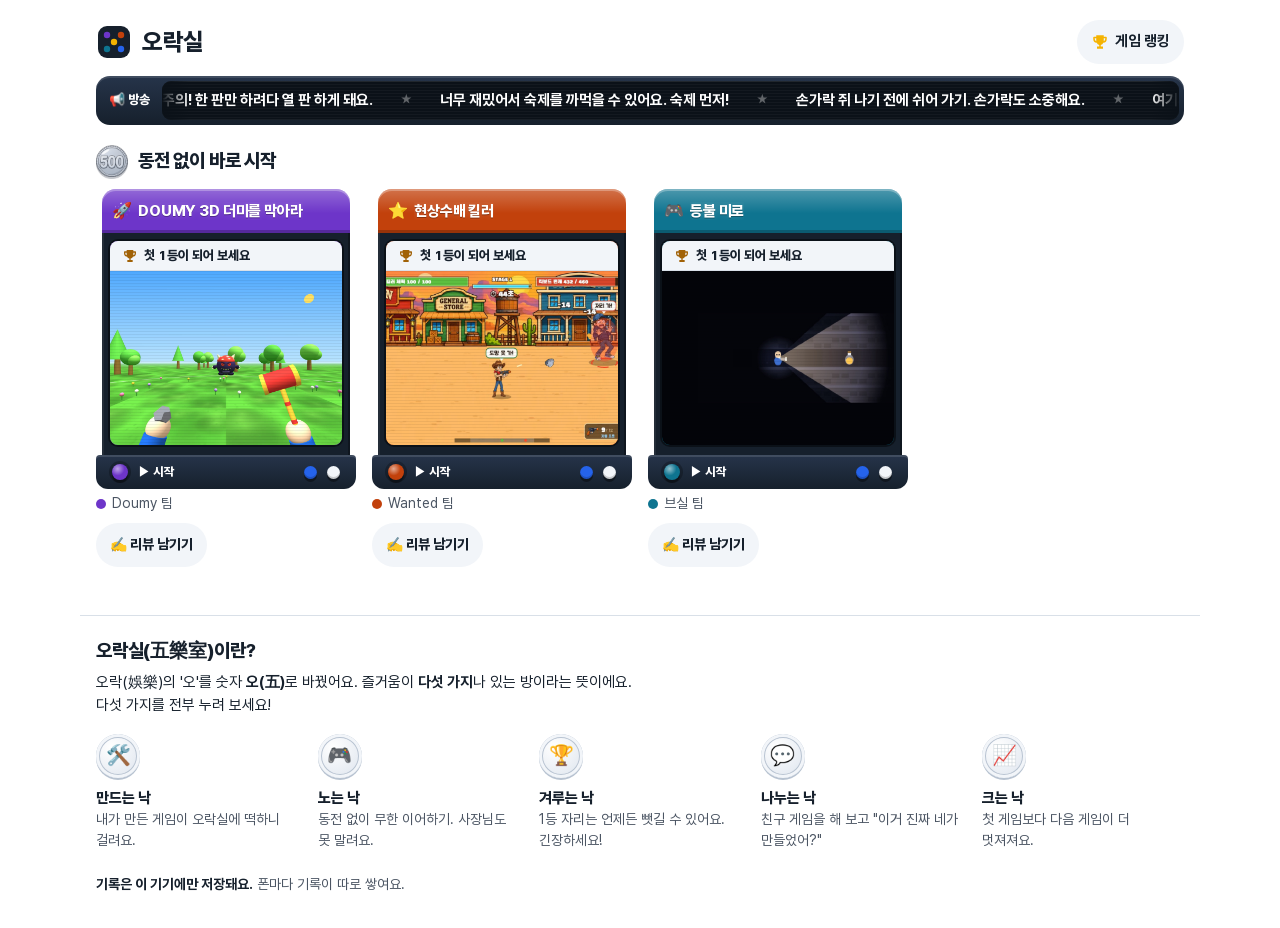
<file: index.html>
<!doctype html>
<html lang="ko">
<head>
  <meta charset="utf-8">
  <meta name="viewport" content="width=device-width, initial-scale=1, viewport-fit=cover">
  <meta name="robots" content="noindex, nofollow">
  <meta name="theme-color" content="#ffffff">
  <title>오락실</title>
  <meta name="description" content="만들고, 놀고, 겨루고, 나누고, 크는 다섯 가지 즐거움">
  <link rel="icon" href="assets/mark.svg" type="image/svg+xml">
  <link rel="stylesheet" href="assets/site.css?v=20261122f">
</head>
<body>
  <header class="shell">
    <div class="top">
      <a class="brand" href="./" aria-label="오락실 처음 화면">
        <img class="brand-mark" src="assets/mark.svg" alt="">
        <span class="brand-name">오락실</span>
      </a>
      <a class="top-link" href="rank.html">
        <svg viewBox="0 0 24 24" aria-hidden="true"><path fill="currentColor" d="M7 3h10v2h3a1 1 0 0 1 1 1v2a5 5 0 0 1-4.6 5A5 5 0 0 1 13 15.9V18h3v3H8v-3h3v-2.1A5 5 0 0 1 7.6 13 5 5 0 0 1 3 8V6a1 1 0 0 1 1-1h3V3Zm10 4v3.9A3 3 0 0 0 19 8V7h-2ZM5 7v1a3 3 0 0 0 2 2.9V7H5Z"/></svg>
        게임 랭킹
      </a>
    </div>
    <div class="ticker" role="region" aria-label="오락실 전광판">
      <span class="tk-label" aria-hidden="true">📢 방송</span>
      <div class="tk-window"><div class="tk-track" id="ticker-track"></div></div>
    </div>
    <p class="visually-hidden" id="ticker-sr" aria-live="polite"></p>
  </header>

  <main class="shell">
    <section aria-labelledby="live-title" id="live-section">
      <div class="section-head">
        <h2 class="section-title coin" id="live-title"><img class="coin-img" src="assets/coin.png?v=20261117b" alt="" width="32" height="32">동전 없이 바로 시작</h2>
      </div>
      <ul class="grid" id="live-grid"></ul>
    </section>

    <p class="empty-note" id="load-error" hidden>게임 목록을 불러오지 못했어요. 잠시 뒤에 다시 열어 주세요.</p>
  </main>

  <footer class="shell foot">
    <section class="meaning" aria-labelledby="meaning-title">
      <h2 class="meaning-title" id="meaning-title">오락실(五樂室)이란?</h2>
      <p class="meaning-lead">오락(娛樂)의 '오'를 숫자 <strong>오(五)</strong>로 바꿨어요. 즐거움이 <strong>다섯 가지</strong>나 있는 방이라는 뜻이에요. 다섯 가지를 전부 누려 보세요!</p>
      <ol class="joys">
        <li><span class="token" aria-hidden="true">🛠️</span><span><strong>만드는 낙</strong> 내가 만든 게임이 오락실에 떡하니 걸려요.</span></li>
        <li><span class="token" aria-hidden="true">🎮</span><span><strong>노는 낙</strong> 동전 없이 무한 이어하기. 사장님도 못 말려요.</span></li>
        <li><span class="token" aria-hidden="true">🏆</span><span><strong>겨루는 낙</strong> 1등 자리는 언제든 뺏길 수 있어요. 긴장하세요!</span></li>
        <li><span class="token" aria-hidden="true">💬</span><span><strong>나누는 낙</strong> 친구 게임을 해 보고 "이거 진짜 네가 만들었어?"</span></li>
        <li><span class="token" aria-hidden="true">📈</span><span><strong>크는 낙</strong> 첫 게임보다 다음 게임이 더 멋져져요.</span></li>
      </ol>
    </section>
    <p class="foot-note"><strong>기록은 이 기기에만 저장돼요.</strong> 폰마다 기록이 따로 쌓여요.</p>
  </footer>

  <script src="lib/5rak.js?v=20261122f"></script>
  <script src="assets/portal.js?v=20261122f"></script>
</body>
</html>
</file>
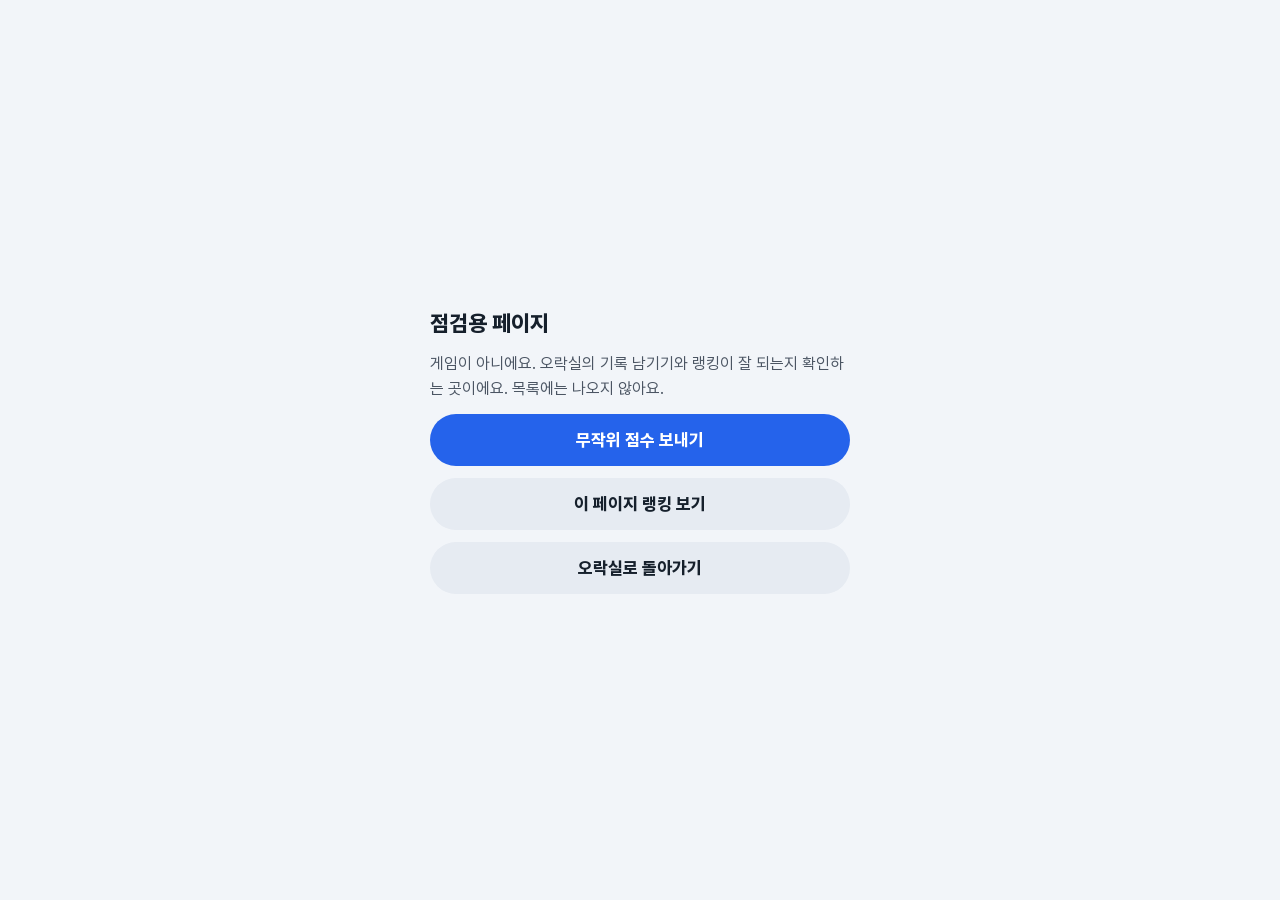
<file: games/_sample/index.html>
<!doctype html>
<html lang="ko">
<head>
  <meta charset="utf-8">
  <meta name="viewport" content="width=device-width, initial-scale=1">
  <meta name="robots" content="noindex, nofollow">
  <title>점검용 페이지 · 오락실</title>
  <style>
    @font-face { font-family: "Pretendard"; font-weight: 400; font-display: swap; src: url("../../assets/fonts/Pretendard-Regular.subset.woff2") format("woff2"); }
    @font-face { font-family: "Pretendard"; font-weight: 600 900; font-display: swap; src: url("../../assets/fonts/Pretendard-ExtraBold.subset.woff2") format("woff2"); }
    body { margin: 0; min-height: 100dvh; display: grid; place-items: center; background: #f2f5f9; color: #16202c;
      font: 16px/1.55 "Pretendard", sans-serif; }
    main { width: min(420px, calc(100vw - 32px)); display: flex; flex-direction: column; gap: 12px; }
    h1 { margin: 0; font-size: 22px; }
    p { margin: 0; color: #4b5563; }
    button, a { min-height: 52px; border-radius: 26px; border: 0; font: inherit; font-weight: 800; font-size: 17px;
      display: flex; align-items: center; justify-content: center; text-decoration: none; cursor: pointer; }
    button { background: #2563eb; color: #fff; }
    a { background: #e6ebf2; color: #16202c; }
    button:focus-visible, a:focus-visible { outline: 3px solid #2563eb; outline-offset: 2px; }
  </style>
</head>
<body>
  <main>
    <h1>점검용 페이지</h1>
    <p>게임이 아니에요. 오락실의 기록 남기기와 랭킹이 잘 되는지 확인하는 곳이에요. 목록에는 나오지 않아요.</p>
    <button type="button" id="send">무작위 점수 보내기</button>
    <a href="../../rank.html?game=_sample&amp;manage">이 페이지 랭킹 보기</a>
    <a href="../../">오락실로 돌아가기</a>
  </main>
  <script src="../../lib/5rak.js"></script>
  <script>
    document.getElementById("send").addEventListener("click", function () {
      FiveRak.submitScore(Math.floor(Math.random() * 20000));
    });
  </script>
</body>
</html>
</file>
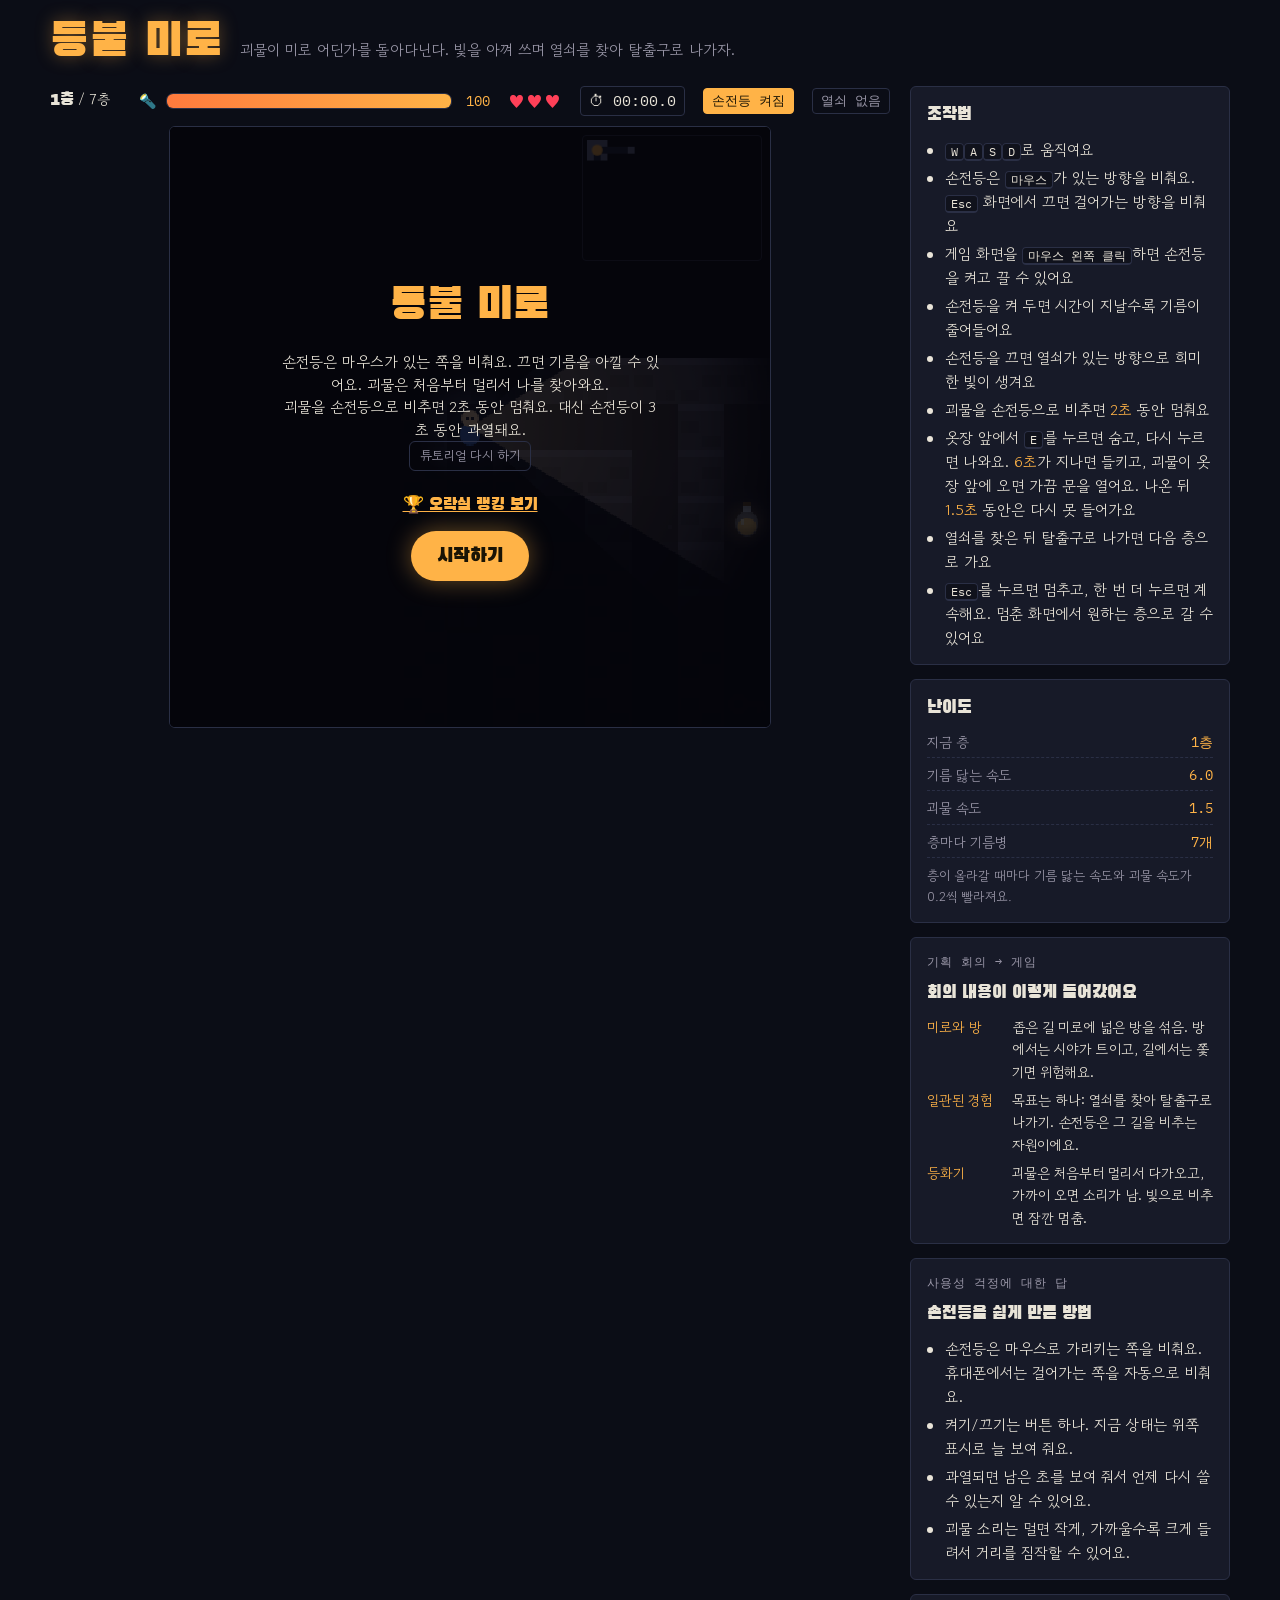
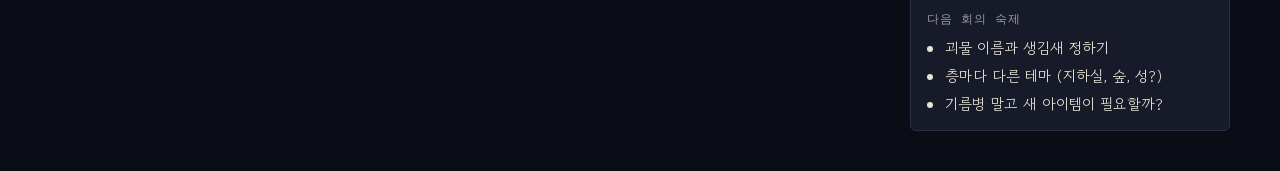
<file: games/lantern-maze/index.html>
<!doctype html><html><head><meta charset=utf8>
<meta name="robots" content="noindex, nofollow"><meta name=viewport content="width=device-width,initial-scale=1,viewport-fit=cover"><style>:root{color-scheme:light;box-sizing:border-box;padding-top:env(safe-area-inset-top,0px);padding-bottom:env(safe-area-inset-bottom,0px)}html{scroll-padding-top:env(safe-area-inset-top,0px)}body{margin:0;padding:0;font:14px -apple-system,BlinkMacSystemFont,sans-serif;background:#fff;color:#000}img{max-width:100%}[hidden]:not([hidden=until-found i]){display:none!important}</style></head><body>
<title>등불 미로</title>
<meta name="claude:viewport-fit-sides" content="cover">
<link rel="preconnect" href="https://fonts.googleapis.com">
<link rel="stylesheet" href="https://fonts.googleapis.com/css2?family=Black+Han+Sans&family=Gowun+Dodum&family=IBM+Plex+Mono:wght@500&display=swap">
<style>
/* Layout: 게임 화면이 주인공, 옆(좁으면 아래)에 조작·설정·기획 메모 패널. 어두운 미로 세계 하나로 고정한 단일 테마. */
:root{
  --night:#0b0d16;      /* 페이지 바탕 */
  --stone:#171a28;      /* 패널 면 */
  --line:#2a2f45;       /* 구분선 */
  --ink:#e9e4d8;        /* 본문 글자 */
  --dim:#9a97a8;        /* 보조 글자 */
  --flame:#ffb347;      /* 등불 */
  --ember:#ff7a3d;      /* 기름 부족 */
  --blood:#ff4058;      /* 괴물 */
  --moss:#7fd99a;       /* 문 열림 */
  --display:"Black Han Sans","Apple SD Gothic Neo","Malgun Gothic",sans-serif;
  --body:"Gowun Dodum","Apple SD Gothic Neo","Malgun Gothic",sans-serif;
  --mono:"IBM Plex Mono",ui-monospace,monospace;
  color-scheme:dark;
}
html,body{background:var(--night);color:var(--ink)}
body{font-family:var(--body);font-size:15px;line-height:1.6;padding-block:20px 40px;
  padding-left:max(16px,env(safe-area-inset-left,0px));padding-right:max(16px,env(safe-area-inset-right,0px))}
.wrap{max-width:1180px;margin:0 auto;display:grid;gap:20px}
header{display:flex;flex-wrap:wrap;align-items:baseline;gap:6px 16px}
h1{font-family:var(--display);font-weight:400;font-size:clamp(30px,5vw,46px);line-height:1;margin:0;color:var(--flame);
  text-shadow:0 0 18px rgba(255,179,71,.35);letter-spacing:.02em}
header p{margin:0;color:var(--dim);text-wrap:balance}
.main{display:grid;grid-template-columns:minmax(0,1fr) 320px;gap:20px;align-items:start}
@media (max-width:900px){.main{grid-template-columns:minmax(0,1fr)}}

.stage{display:grid;gap:10px;min-width:0}
.hud{display:flex;flex-wrap:wrap;align-items:center;gap:10px 18px;font-size:14px}
.hud b{font-family:var(--display);font-weight:400;font-size:17px;color:var(--ink)}
.oil{flex:1 1 200px;display:flex;align-items:center;gap:10px;min-width:0}
.oil .bar{flex:1;height:14px;border-radius:7px;background:#1d2133;border:1px solid var(--line);overflow:hidden}
.oil .fill{height:100%;width:100%;background:linear-gradient(90deg,var(--ember),var(--flame));transition:width .15s linear}
.oil .fill.low{background:var(--ember);animation:blink .5s steps(2) infinite}
.oil .fill.out{width:0!important}
.oil span{font-family:var(--mono);font-variant-numeric:tabular-nums;min-width:3.5ch;text-align:right;color:var(--flame)}
.lives{color:var(--blood);letter-spacing:2px;font-size:18px}
.keyst{font-family:var(--mono);font-size:13px;padding:2px 8px;border-radius:4px;border:1px solid var(--line);color:var(--dim)}
.timer{font-family:var(--mono);font-variant-numeric:tabular-nums;font-size:15px;color:var(--ink);padding:2px 8px;border:1px solid var(--line);border-radius:4px}
.timer::before{content:'⏱ ';}
.floors{display:grid;grid-template-columns:repeat(4,minmax(0,1fr));gap:6px;width:min(100%,360px);margin-top:4px}
.floors button:disabled{opacity:.35;cursor:not-allowed}
.floors button:disabled:hover{border-color:var(--line);color:var(--ink)}
.floors button{font-family:var(--display);font-size:16px;padding:8px 0;border-radius:8px;border:1px solid var(--line);background:var(--stone);color:var(--ink)}
.floors button:hover{border-color:var(--flame);color:var(--flame)}
.floors button.cur{background:var(--flame);color:#1a1405;border-color:var(--flame)}
.floors button:focus-visible{outline:2px solid var(--flame);outline-offset:2px}
.small{font-size:13px;color:var(--dim)}
.tut{position:absolute;left:8px;right:8px;bottom:8px;display:flex;align-items:center;gap:10px;padding:10px 12px;
  background:rgba(10,12,20,.9);border:1px solid var(--flame);border-radius:8px;line-height:1.5;font-size:15px;color:var(--ink);box-shadow:0 0 18px rgba(255,179,71,.25)}
.tut-num{flex:none;font-family:var(--mono);font-size:12px;color:#1a1405;background:var(--flame);border-radius:999px;padding:2px 8px}
.tut-text{flex:1;min-width:0}
.tut-text em{font-style:normal;color:var(--flame)}
.tut .ghost{flex:none}
body.playing header,body.playing aside{display:none}   /* 게임을 시작하면 제목과 오른쪽 패널을 모두 숨김 */
body.playing .main{grid-template-columns:minmax(0,1fr)}
body.playing .hud{justify-content:center}
body.playing .screen{max-width:min(960px,calc(100vh - 110px),100%)}   /* 화면 높이에 맞춰 최대한 크게 */
.keyst.hide{color:#0d1a12;background:var(--moss);border-color:var(--moss)}
.keyst.hot{color:#1a0d05;background:var(--ember);border-color:var(--ember)}
.keyst.got{color:#1a1405;background:var(--flame);border-color:var(--flame)}
@keyframes blink{50%{opacity:.35}}

.screen{width:100%;max-width:600px;justify-self:center;position:relative;border:1px solid var(--line);border-radius:6px;overflow:hidden;background:#05060b;line-height:0}
#game{display:block;width:100%;height:auto;max-width:100%;image-rendering:pixelated}
#game.aim{cursor:crosshair}
.setting{display:flex;align-items:center;justify-content:center;gap:10px;font-size:14px;margin-top:6px}
.switch{font-family:var(--mono);font-size:13px;padding:4px 12px;border-radius:999px;border:1px solid var(--line);background:var(--stone);color:var(--dim)}
.switch.on{background:var(--moss);border-color:var(--moss);color:#0d1a12}
.switch:focus-visible{outline:2px solid var(--flame);outline-offset:2px}
.mini{position:absolute;top:8px;right:8px;width:min(34%,170px);line-height:0;background:rgba(5,6,11,.75);border:1px solid var(--line);border-radius:4px;padding:4px;pointer-events:none}
.mini canvas{display:block;width:100%;height:auto}
.overlay{position:absolute;inset:0;display:flex;flex-direction:column;align-items:center;justify-content:center;justify-content:safe center;gap:12px;overflow-y:auto;overscroll-behavior:contain;
  text-align:center;padding:20px;background:rgba(5,6,11,.82);line-height:1.5}
.overlay h2{font-family:var(--display);font-weight:400;font-size:clamp(26px,5vw,44px);margin:0;color:var(--flame)}
.overlay.bad h2{color:var(--blood)}
.overlay.good h2{color:var(--moss)}
.overlay p{margin:0;max-width:42ch;color:var(--ink)}
button{font:inherit;cursor:pointer}
.btn{font-family:var(--display);font-size:20px;padding:10px 26px;border-radius:999px;border:0;background:var(--flame);color:#1a1405;
  box-shadow:0 0 24px rgba(255,179,71,.4)}
.btn:hover{filter:brightness(1.08)}
.btn:focus-visible,.ghost:focus-visible,.pad button:focus-visible,input:focus-visible{outline:2px solid var(--flame);outline-offset:2px}
.ghost{background:transparent;border:1px solid var(--line);color:var(--dim);border-radius:6px;padding:4px 10px;font-size:13px}
.ghost:hover{color:var(--ink);border-color:var(--dim)}

.screenbox{display:grid;min-width:0;min-height:0}
.pause{margin-left:auto}
body:not(.playing) .pause{display:none}
body.touch .only-desk,body:not(.touch) .only-touch{display:none}

/* 휴대폰·태블릿(터치): 방향 패드 + 손전등·옷장 버튼 */
.pad{display:none;justify-content:space-between;gap:12px;align-items:center;padding:2px 4px 0;
  -webkit-user-select:none;user-select:none;-webkit-touch-callout:none}
body.touch.playing .pad{display:flex}
.pad .dirs{--b:clamp(46px,8dvh,60px);display:grid;grid-template-columns:repeat(3,var(--b));grid-template-rows:repeat(3,var(--b));gap:4px;touch-action:none}
.pad button{border:1px solid var(--line);background:var(--stone);color:var(--ink);border-radius:12px;font-size:22px;touch-action:none;-webkit-user-select:none;user-select:none;-webkit-tap-highlight-color:transparent}
.pad .dirs button{pointer-events:none}   /* 손가락 위치는 패드 전체에서 읽음 */
.pad .dirs button.on{background:var(--flame);border-color:var(--flame);color:#1a1405}
.pad .up{grid-column:2;grid-row:1}.pad .left{grid-column:1;grid-row:2}.pad .down{grid-column:2;grid-row:3}.pad .right{grid-column:3;grid-row:2}
.pad .acts{display:grid;gap:10px}
.pad .toggle{--t:clamp(64px,11dvh,84px);width:var(--t);height:var(--t);border-radius:50%;font-family:var(--display);font-size:15px;line-height:1.2;color:var(--flame);border-color:var(--flame)}
.pad .toggle:disabled{color:var(--ember);border-color:var(--ember);opacity:.8}
.pad .toggle.near{background:var(--moss);border-color:var(--moss);color:#0d1a12;box-shadow:0 0 18px rgba(127,217,154,.45)}
.pad .toggle.in{background:#1d3326;border-color:var(--moss);color:var(--moss)}
html{-webkit-text-size-adjust:100%}
body.touch{touch-action:manipulation}
body.touch .hud{gap:6px 10px;font-size:13px}
body.touch #lightSt{display:none}   /* 손전등 버튼이 상태를 보여 줌 */
body.touch .oil{flex:1 1 110px}
body.touch .tut{font-size:13px;padding:8px 10px;gap:8px}
body.touch .overlay{gap:8px;padding:14px;font-size:14px}
body.touch .overlay h2{font-size:clamp(24px,7vw,36px)}
body.touch .btn{font-size:18px;padding:10px 24px}
.screen:has(.overlay:not([hidden])) .tut{visibility:hidden}   /* 안내 창 뒤로 튜토리얼 글이 비치지 않게 */
body.touch .overlay .fine{display:none}
body.touch .floors button{padding:6px 0;font-size:15px}
/* 게임 중에는 화면 하나에 꽉 차게, 스크롤·확대 없이 */
body.touch.playing{position:fixed;inset:0;overflow:hidden;overscroll-behavior:none;touch-action:none;box-sizing:border-box;
  padding:max(8px,env(safe-area-inset-top,0px)) max(10px,env(safe-area-inset-right,0px)) max(10px,env(safe-area-inset-bottom,0px)) max(10px,env(safe-area-inset-left,0px))}
body.touch.playing .wrap,body.touch.playing .main{height:100%;max-width:none}
body.touch.playing .main{display:block}
body.touch.playing .stage{height:100%;grid-template-rows:auto minmax(0,1fr) auto;gap:8px}
body.touch.playing .screenbox{container-type:size;place-items:center}
body.touch.playing .screen{max-width:none;width:min(100cqw,100cqh)}
@media (orientation:landscape){   /* 가로: 방향 패드는 왼쪽, 버튼은 오른쪽 */
  body.touch.playing .stage{grid-template-columns:auto minmax(0,1fr) auto;grid-template-rows:auto minmax(0,1fr);
    grid-template-areas:"hud hud hud" "dpad scr acts";column-gap:14px}
  body.touch.playing .hud{grid-area:hud}
  body.touch.playing .screenbox{grid-area:scr}
  body.touch.playing .pad{display:contents}
  body.touch.playing .dirs{grid-area:dpad;align-self:center}
  body.touch.playing .acts{grid-area:acts;align-self:center}
  body.touch.playing .pad .dirs{--b:clamp(44px,15dvh,60px)}
  body.touch.playing .pad .toggle{--t:clamp(60px,22dvh,84px)}
}

aside{display:grid;gap:14px;min-width:0}
.card{background:var(--stone);border:1px solid var(--line);border-radius:6px;padding:14px 16px;display:grid;gap:8px}
.card h3{font-family:var(--display);font-weight:400;font-size:18px;margin:0;color:var(--ink)}
.card .lab{font-size:12px;letter-spacing:.08em;color:var(--dim);text-transform:uppercase;font-family:var(--mono)}
kbd{font-family:var(--mono);font-size:12px;border:1px solid var(--line);border-bottom-width:2px;border-radius:4px;padding:0 5px;color:var(--ink);background:#10121c}
ul{margin:0;padding-left:18px;display:grid;gap:4px}
li{color:var(--ink)}
li em{font-style:normal;color:var(--flame)}
.tune{display:grid;gap:10px}
.tune label{display:grid;grid-template-columns:1fr auto;gap:2px 10px;font-size:14px}
.tune input{grid-column:1/-1;accent-color:var(--flame);width:100%}
.tune output{font-family:var(--mono);font-variant-numeric:tabular-nums;color:var(--flame);font-size:13px}
.diff{margin:0;display:grid;gap:6px}
.diff div{display:flex;justify-content:space-between;gap:12px;font-size:14px;border-bottom:1px dashed var(--line);padding-bottom:4px}
.diff dt{color:var(--dim)}
.diff dd{margin:0;font-family:var(--mono);font-variant-numeric:tabular-nums;color:var(--flame)}
.note{font-size:13px;color:var(--dim);margin:0}
.map{display:grid;gap:6px}
.map div{display:grid;grid-template-columns:5.5em 1fr;gap:8px;font-size:14px}
.map dt,.map .k{color:var(--flame)}
.rank-link{color:var(--flame);font-family:var(--display);font-size:17px}
@media (prefers-reduced-motion:reduce){.oil .fill.low{animation:none}}
</style>

<div class="wrap">
  <header>
    <h1>등불 미로</h1>
    <p>괴물이 미로 어딘가를 돌아다닌다. 빛을 아껴 쓰며 열쇠를 찾아 탈출구로 나가자.</p>
  </header>

  <div class="main">
    <section class="stage">
      <div class="hud">
        <div><b id="lvl">1층</b> / 7층</div>
        <div class="oil" title="손전등 기름">
          <span aria-hidden="true">🔦</span>
          <div class="bar"><div class="fill" id="oilFill"></div></div>
          <span id="oilNum">100</span>
        </div>
        <div class="lives" id="lives" aria-label="남은 목숨">♥♥♥</div>
        <div class="timer" title="걸린 시간"><span id="timeSt">00:00.0</span></div>
        <div class="keyst" id="lightSt">손전등 켜짐</div>
        <div class="keyst" id="keySt">열쇠 없음</div>
        <div class="keyst hide" id="hideSt" hidden>옷장에 숨는 중</div>
        <button class="ghost pause" id="pauseBtn" type="button" aria-label="멈추기">⏸ 멈춤</button>
      </div>

      <div class="screenbox">
      <div class="screen">
        <canvas id="game" class="aim" width="416" height="416"></canvas>
        <div class="mini" aria-label="미니맵"><canvas id="mini" width="150" height="100"></canvas></div>
        <div class="tut" id="tut" hidden><span class="tut-num" id="tutNum">1 / 10</span><span class="tut-text" id="tutText"></span><button class="ghost" id="tutSkip" type="button">건너뛰기</button></div>
        <div class="overlay" id="ov">
          <h2>등불 미로</h2>
          <p><span class="only-desk">손전등은 마우스가 있는 쪽을 비춰요.</span><span class="only-touch">손전등은 걸어가는 쪽을 비춰요.</span> 끄면 기름을 아낄 수 있어요. 괴물은 처음부터 멀리서 나를 찾아와요.<br>괴물을 손전등으로 비추면 2초 동안 멈춰요. 대신 손전등이 3초 동안 과열돼요.<br><button class="ghost" type="button" data-tut>튜토리얼 다시 하기</button><br><br><a class="rank-link" href="../../rank.html?game=lantern-maze">🏆 오락실 랭킹 보기</a></p>
          <button class="btn" id="ovBtn" type="button">시작하기</button>
        </div>
      </div>
      </div>

      <div class="pad" id="pad">
        <div class="dirs" id="dirs" aria-label="방향 패드">
          <button class="up" data-d="0,-1" type="button" tabindex="-1" aria-label="위">▲</button>
          <button class="left" data-d="-1,0" type="button" tabindex="-1" aria-label="왼쪽">◀</button>
          <button class="down" data-d="0,1" type="button" tabindex="-1" aria-label="아래">▼</button>
          <button class="right" data-d="1,0" type="button" tabindex="-1" aria-label="오른쪽">▶</button>
        </div>
        <div class="acts">
          <button class="toggle" id="padToggle" type="button">손전등<br>끄기</button>
          <button class="toggle" id="padHide" type="button">옷장<br>숨기</button>
        </div>
      </div>
    </section>

    <aside>
      <div class="card" id="ctrlCard">
        <h3>조작법</h3>
        <ul class="only-touch">
          <li>아래 방향 패드를 누르고 있으면 계속 걸어가요. 손가락을 떼지 않고 미끄러뜨리면 방향이 바뀌어요</li>
          <li>손전등은 걸어가는(바라보는) 쪽을 비춰요. 벽 쪽 방향을 누르면 걷지 않고 그쪽을 바라봐요</li>
          <li><em>손전등</em> 버튼으로 켜고 끌 수 있어요. 켜 두면 시간이 지날수록 기름이 줄어들어요</li>
          <li>손전등을 끄면 열쇠가 있는 방향으로 희미한 빛이 생겨요</li>
          <li>괴물을 손전등으로 비추면 <em>2초</em> 동안 멈춰요</li>
          <li>옷장 옆에 가면 <em>옷장 숨기</em> 버튼이 초록색이 돼요. 누르면 숨고, 다시 누르면 나와요. <em>6초</em>가 지나면 들키고, 괴물이 옷장 앞에 오면 가끔 문을 열어요</li>
          <li>열쇠를 찾은 뒤 탈출구로 나가면 다음 층으로 가요</li>
          <li>위쪽 <em>⏸ 멈춤</em>을 누르면 멈추고, 멈춘 화면에서 원하는 층으로 갈 수 있어요</li>
          <li>가로로 돌려도 할 수 있어요</li>
        </ul>
        <ul class="only-desk">
          <li><kbd>W</kbd><kbd>A</kbd><kbd>S</kbd><kbd>D</kbd>로 움직여요</li>
          <li>손전등은 <kbd>마우스</kbd>가 있는 방향을 비춰요. <kbd>Esc</kbd> 화면에서 끄면 걸어가는 방향을 비춰요</li>
          <li>게임 화면을 <kbd>마우스 왼쪽 클릭</kbd>하면 손전등을 켜고 끌 수 있어요</li>
          <li>손전등을 켜 두면 시간이 지날수록 기름이 줄어들어요</li>
          <li>손전등을 끄면 열쇠가 있는 방향으로 희미한 빛이 생겨요</li>
          <li>괴물을 손전등으로 비추면 <em>2초</em> 동안 멈춰요</li>
          <li>옷장 앞에서 <kbd>E</kbd>를 누르면 숨고, 다시 누르면 나와요. <em>6초</em>가 지나면 들키고, 괴물이 옷장 앞에 오면 가끔 문을 열어요. 나온 뒤 <em>1.5초</em> 동안은 다시 못 들어가요</li>
          <li>열쇠를 찾은 뒤 탈출구로 나가면 다음 층으로 가요</li>
          <li><kbd>Esc</kbd>를 누르면 멈추고, 한 번 더 누르면 계속해요. 멈춘 화면에서 원하는 층으로 갈 수 있어요</li>
        </ul>
      </div>

      <div class="card" id="diffCard">
        <h3>난이도</h3>
        <dl class="diff">
          <div><dt>지금 층</dt><dd id="dLvl">1층</dd></div>
          <div><dt>기름 닳는 속도</dt><dd id="dDrain">6.0</dd></div>
          <div><dt>괴물 속도</dt><dd id="dMon">1.5</dd></div>
          <div><dt>층마다 기름병</dt><dd id="dBot">7개</dd></div>
        </dl>
        <p class="note">층이 올라갈 때마다 기름 닳는 속도와 괴물 속도가 0.2씩 빨라져요.</p>
      </div>

      <div class="card">
        <span class="lab">기획 회의 → 게임</span>
        <h3>회의 내용이 이렇게 들어갔어요</h3>
        <div class="map">
          <div><span class="k">미로와 방</span><span>좁은 길 미로에 넓은 방을 섞음. 방에서는 시야가 트이고, 길에서는 쫓기면 위험해요.</span></div>
          <div><span class="k">일관된 경험</span><span>목표는 하나: 열쇠를 찾아 탈출구로 나가기. 손전등은 그 길을 비추는 자원이에요.</span></div>
          <div><span class="k">등화기</span><span>괴물은 처음부터 멀리서 다가오고, 가까이 오면 소리가 남. 빛으로 비추면 잠깐 멈춤.</span></div>
        </div>
      </div>

      <div class="card">
        <span class="lab">사용성 걱정에 대한 답</span>
        <h3>손전등을 쉽게 만든 방법</h3>
        <ul>
          <li>손전등은 마우스로 가리키는 쪽을 비춰요. 휴대폰에서는 걸어가는 쪽을 자동으로 비춰요.</li>
          <li>켜기/끄기는 버튼 하나. 지금 상태는 위쪽 표시로 늘 보여 줘요.</li>
          <li>과열되면 남은 초를 보여 줘서 언제 다시 쓸 수 있는지 알 수 있어요.</li>
          <li>괴물 소리는 멀면 작게, 가까울수록 크게 들려서 거리를 짐작할 수 있어요.</li>
        </ul>
      </div>

      <div class="card">
        <span class="lab">다음 회의 숙제</span>
        <ul>
          <li>괴물 이름과 생김새 정하기</li>
          <li>층마다 다른 테마 (지하실, 숲, 성?)</li>
          <li>기름병 말고 새 아이템이 필요할까?</li>
        </ul>
      </div>
    </aside>
  </div>
</div>

<script>
(()=>{
const $=s=>document.querySelector(s);
const T=32, DIRS=[[1,0],[-1,0],[0,1],[0,-1]];
const view=$('#game'), vx=view.getContext('2d');           // 화면: 플레이어 중심 13×13칸
const full=document.createElement('canvas'); let cx=full.getContext('2d'); // 맵 전체를 그리는 곳 (잡힐 때 화면용으로 잠깐 바꿔 씀)
const mini=$('#mini'), mx=mini.getContext('2d');
const fog=document.createElement('canvas'), fx=fog.getContext('2d');
const world=document.createElement('canvas'), wx=world.getContext('2d');
const reduce=matchMedia('(prefers-reduced-motion: reduce)').matches;
// 휴대폰·태블릿: 손가락으로 하는 기기면 화면 버튼으로 조작하고 안내 글도 버튼 기준으로 바꿈
const touch=matchMedia('(pointer:coarse)').matches||(navigator.maxTouchPoints>0&&!matchMedia('(hover:hover)').matches);
document.body.classList.toggle('touch',touch);
const mouseTalk=()=>aimByMouse&&!touch;   // 안내에서 마우스 이야기를 할지

// 층이 올라갈수록 미로가 넓어지고, 곧은 길이 줄고(straight), 막다른 길이 늘어남(braid가 작을수록)
const LEVELS=[
  {w:12,h:8, rooms:3,exits:3,boxes:6, straight:.70,braid:.75},
  {w:13,h:9, rooms:3,exits:3,boxes:7, straight:.62,braid:.62},
  {w:14,h:10,rooms:3,exits:3,boxes:8, straight:.55,braid:.50},
  {w:15,h:10,rooms:3,exits:4,boxes:8, straight:.48,braid:.38},
  {w:16,h:11,rooms:2,exits:4,boxes:9, straight:.40,braid:.27},
  {w:17,h:12,rooms:2,exits:4,boxes:10,straight:.32,braid:.17},
  {w:18,h:12,rooms:2,exits:5,boxes:10,straight:.25,braid:.08}];
const RAGE=2, RAGE_SPEED=2;
const LURCH=0.4;
// 엔딩: 7층을 깨면 긴 복도 → 중간쯤 빨간 괴물이 나타나 빠르게 덮침 → 엔딩
const END_LEN=46, END_TRIG=20, END_SPEED=6;
let endingMode=false,goEnding=false;
let tutorialMode=false,tutStep=0;
let mouseAim=false;   // 마우스가 게임 화면 위에서 움직인 적 있는지
// 설정: 손전등을 마우스로 조종(켜짐) / 걷는 방향을 비춤(꺼짐) — Esc 화면에서 바꿈
const AIM_KEY='lantern-maze-aim-mouse';
let aimByMouse=true;try{aimByMouse=localStorage.getItem(AIM_KEY)!=='0'}catch(e){}
const useMouse=()=>aimByMouse&&mouseAim;
const TUT_KEY='lantern-maze-tut';
function tutSeen(){try{return localStorage.getItem(TUT_KEY)==='1'}catch(e){return false}}
function markTut(){try{localStorage.setItem(TUT_KEY,'1')}catch(e){}}   // 걸음 시간 중 실제로 움직이는 비율
const hash=n=>{const v=Math.sin(n*127.1+311.7)*43758.5453;return v-Math.floor(v)};   // 기절에서 깨어나면 2초 동안 빨개지고 속도 2
const drainRate=()=>cfg.drain+0.2*lvl;     // 층마다 기름 닳는 속도 +0.2
const monSpeed=()=>cfg.mspeed+0.2*lvl;     // 층마다 괴물 속도 +0.2
const cfg={drain:6,mspeed:1.5,bottles:7};
const SOUND_R=12;   // 괴물 소리가 들리는 거리(칸)
const DANGER_R=6;   // 손전등이 빨갛게 변하는 괴물 거리(칸)
let seen=[],MS=4,revealT=0,zoom=1;
const ZOOM_R=6, ZOOM_MAX=1.45;   // 괴물이 6칸 안으로 오면 화면이 점점 확대(최대 1.45배)
const HIDE_MAX=6;   // 상자에 숨을 수 있는 시간(초)
const STUN=2;       // 괴물이 멈추는 시간(초)
const BOX_CD=1.5;
const OPEN_P=0.1, OPEN_T=0.9;   // 숨어 있을 때 괴물이 오면 10% 확률로 옷장 문을 엶(0.9초 동안 열리는 장면)   // 옷장에서 나온 뒤 다시 못 들어가는 시간(초)
const LOCK=3;       // 손전등을 못 쓰는 시간(초)
const HALF=0.55;    // 손전등 빛 각도의 절반(라디안, 약 31도)

let lvl=0,grid,cols,rows,player,keyPos,doors,bottles,boxes=[],oil,hasKey,monster,lives=3,state='title';
let lightOn=true,lockT=0,hideT=0,boxCd=0,inside=false,opening=0,boxRolled=false,weirdT=0,heldDir=null,moveT=0,beatT=0,warnT=0,t=0,muted=false,floor=[],wasLit=true;

const rnd=n=>Math.floor(Math.random()*n);
const SAVE='lantern-maze-level',BEST='lantern-maze-best';
// 시간 측정: runT=이번 도전 전체, floorT=지금 층, fromStart=1층부터 층 이동 없이 하는 중인지(최고 기록용)
let runT=0,floorT=0,fromStart=true;
const fmt=sec=>{const m=Math.floor(sec/60),r=sec-m*60;return String(m).padStart(2,'0')+':'+r.toFixed(1).padStart(4,'0')};
function loadBest(){try{const v=+localStorage.getItem(BEST);return v>0?v:0}catch(e){return 0}}
function saveBest(v){try{localStorage.setItem(BEST,String(v))}catch(e){}}
function load(){try{return Math.min(LEVELS.length-1,Math.max(0,+localStorage.getItem(SAVE)||0))}catch(e){return 0}}
function save(v){try{localStorage.setItem(SAVE,String(v))}catch(e){}}
const lit=()=>lightOn&&lockT<=0&&oil>0;
const mDist=()=>monster?Math.hypot(monster.x-player.x,monster.y-player.y):99;
const danger=()=>oil<=25&&mDist()<=DANGER_R;

/* ---------- 미로 만들기 ---------- */
function genMaze(w,h,rooms,straightP,braidP){
  const C=2*w+1,R=2*h+1,g=Array.from({length:R},()=>Array(C).fill(1));
  const vis=new Set(['0,0']),st=[[0,0,0,0]]; g[1][1]=0;
  while(st.length){
    const [x,y,pdx,pdy]=st[st.length-1];
    const nb=DIRS.map(([dx,dy])=>[x+dx,y+dy,dx,dy]).filter(([a,b])=>a>=0&&b>=0&&a<w&&b<h&&!vis.has(a+','+b));
    if(!nb.length){st.pop();continue}
    // 같은 방향으로 계속 가는 걸 좋아하게 해서 길이 길고 곧게
    const straight=nb.find(n=>n[2]===pdx&&n[3]===pdy);
    const [nx,ny,dx,dy]=straight&&Math.random()<straightP?straight:nb[rnd(nb.length)];
    vis.add(nx+','+ny); g[2*y+1+dy][2*x+1+dx]=0; g[2*ny+1][2*nx+1]=0; st.push([nx,ny,dx,dy]);
  }
  // 막다른 길 대부분을 뚫어서 헤매는 곳을 줄임
  for(let cy=0;cy<h;cy++)for(let cx2=0;cx2<w;cx2++){
    const x=2*cx2+1,y=2*cy+1;
    const walls=DIRS.filter(([dx,dy])=>g[y+dy][x+dx]===1);
    if(walls.length===3&&Math.random()<braidP){
      const ok=walls.filter(([dx,dy])=>x+2*dx>0&&x+2*dx<C-1&&y+2*dy>0&&y+2*dy<R-1);
      if(ok.length){const [dx,dy]=ok[rnd(ok.length)];g[y+dy][x+dx]=0}
    }
  }
  for(let i=0;i<rooms;i++){
    const rw=3+rnd(2)*2,rh=3+rnd(2)*2,x0=1+rnd(C-2-rw),y0=1+rnd(R-2-rh);
    for(let y=y0;y<y0+rh;y++)for(let x=x0;x<x0+rw;x++)g[y][x]=0;
  }
  return g;
}
function bfs(sx,sy){
  const d=Array.from({length:rows},()=>Array(cols).fill(-1)),q=[[sx,sy]];d[sy][sx]=0;
  for(let h=0;h<q.length;h++){const [x,y]=q[h];for(const [dx,dy] of DIRS){const nx=x+dx,ny=y+dy;
    if(grid[ny]&&grid[ny][nx]===0&&d[ny][nx]<0){d[ny][nx]=d[y][x]+1;q.push([nx,ny])}}}
  return d;
}
const same=(a,b)=>a&&b&&a.x===b.x&&a.y===b.y;
const inBox=()=>inside;   // E 키로 옷장에 들어가 있는지
const hidden=()=>inBox()&&hideT<HIDE_MAX;
const occupied=(x,y)=>boxes.some(b=>b.x===x&&b.y===y)||same({x,y},keyPos)||doors.some(d=>d.x===x&&d.y===y)||bottles.some(b=>b.x===x&&b.y===y)||(player.x===x&&player.y===y);

function spawnBottle(minDist){
  const d=bfs(player.x,player.y);
  const c=floor.filter(([x,y])=>d[y][x]>=minDist&&!occupied(x,y));
  const pick=c.length?c[rnd(c.length)]:floor[rnd(floor.length)];
  bottles.push({x:pick[0],y:pick[1],glow:Math.random()<.25});   // 4개 중 1개꼴로 빛남
}
function farCell(min,max){
  const d=bfs(player.x,player.y);
  let c=floor.filter(([x,y])=>d[y][x]>=min&&d[y][x]<=max);
  if(!c.length)c=floor.filter(([x,y])=>d[y][x]>=5);
  return c[rnd(c.length)];
}

/* ---------- 튜토리얼 ---------- */
// 일자 복도 하나에서 순서대로 연습: 이동 → 손전등 끄기/켜기 → 기름병 → 옷장 → 괴물 기절 → 열쇠 → 탈출구
function buildTutorial(){
  tutorialMode=true;endingMode=false;goEnding=false;floorT=0;
  rows=5;cols=32;grid=Array.from({length:rows},()=>Array(cols).fill(1));
  for(let x=1;x<cols-1;x++)grid[2][x]=0;
  grid[1][12]=0;   // 옷장이 들어갈 벽 홈
  full.width=fog.width=world.width=cols*T; full.height=fog.height=world.height=rows*T;
  seen=Array.from({length:rows},()=>Array(cols).fill(false));
  MS=Math.max(3,Math.floor(170/cols));mini.width=cols*MS;mini.height=rows*MS;
  floor=[];for(let y=0;y<rows;y++)for(let x=0;x<cols;x++)if(!grid[y][x])floor.push([x,y]);
  player={x:1,y:2,rx:1,ry:2,a:0,ra:0};
  boxes=[{x:12,y:1,bx:0,by:-1}];bottles=[{x:8,y:2,glow:false}];keyPos={x:25,y:2};doors=[{x:29,y:2}];
  oil=100;hasKey=false;monster=null;lightOn=true;lockT=0;hideT=0;boxCd=0;inside=false;opening=0;boxRolled=false;wasLit=true;
  drawWorld();reveal();updateHud();
}
let tutFlash='';
const TUT=[
  {text:()=>touch?'아래 방향 패드의 <kbd>▶</kbd>를 눌러 오른쪽으로 3칸 걸어가 보세요.':'<kbd>W</kbd><kbd>A</kbd><kbd>S</kbd><kbd>D</kbd>로 움직여요. <kbd>D</kbd>를 눌러 오른쪽으로 3칸 걸어가 보세요.',check:()=>player.x>=4},
  {text:()=>touch?'<em>손전등 끄기</em> 버튼을 눌러 손전등을 꺼 보세요.':'게임 화면을 <kbd>마우스 왼쪽 클릭</kbd>해서 손전등을 꺼 보세요.',check:()=>!lightOn},
  {text:()=>'손전등을 끄면 기름이 줄지 않고, <em>열쇠가 있는 쪽</em>으로 희미한 빛이 보여요. '+(touch?'<em>손전등 켜기</em> 버튼으로 다시 켜세요.':'다시 클릭해서 켜세요.'),check:()=>lightOn&&lockT<=0},
  {text:'손전등을 켜 두면 기름이 줄어요. 앞에 있는 <em>기름병</em>을 주워서 채우세요.',start:()=>{oil=45},check:()=>!bottles.length},
  {text:()=>touch?'위쪽 벽에 붙은 <em>옷장</em> 옆에 가서 초록색이 된 <em>옷장 숨기</em> 버튼을 눌러 보세요.':'위쪽 벽에 붙은 <em>옷장</em> 앞에 서서 <kbd>E</kbd>를 눌러 숨어 보세요.',check:()=>inside},
  {text:()=>'숨어 있으면 괴물이 나를 못 찾아요. 단, <em>6초</em>가 지나면 들켜요. '+(touch?'<em>옷장 나오기</em> 버튼을 눌러 나오세요.':'<kbd>E</kbd>를 다시 눌러 나오세요.'),check:()=>!inside},
  {text:()=>mouseTalk()?'괴물이 다가와요! <kbd>마우스</kbd>로 괴물 쪽을 가리켜서 <em>손전등으로 비추면</em> 기절해요.':'괴물이 다가와요! 괴물 쪽(<kbd>'+(touch?'▶':'D')+'</kbd>)을 바라보고 <em>손전등으로 비춰서</em> 기절시키세요.',
   start:()=>{lightOn=true;oil=Math.max(oil,80);const mx=Math.min(cols-4,player.x+9);monster={x:mx,y:2,rx:mx,ry:2,fx:mx,fy:2,ivl:1,t:0,stun:0,rage:0,n:0};beatT=1},
   check:()=>monster&&monster.stun>0},
  {text:'잘했어요! 괴물은 <em>2초</em> 동안 멈추고, 그동안 손전등은 <em>3초</em> 동안 과열돼서 못 써요.',check:()=>!monster||monster.stun<=0,end:()=>{monster=null}},
  {text:'이제 복도 끝에 있는 <em>열쇠</em>를 주우세요.',check:()=>hasKey},
  {text:'열쇠가 있으면 <em>탈출구(초록 문)</em>로 나갈 수 있어요. 들어가 보세요.',check:()=>false},
];
const tutEl=$('#tut'),tutNum=$('#tutNum'),tutText=$('#tutText');
function renderTut(){
  tutEl.hidden=!tutorialMode;if(!tutorialMode)return;
  tutNum.textContent=(tutStep+1)+' / '+TUT.length;
  const tx=TUT[tutStep].text;tutText.innerHTML=tutFlash?'<em>'+tutFlash+'</em>':(typeof tx==='function'?tx():tx);
}
function startTutorial(){
  lives=3;runT=0;fromStart=false;tutStep=0;tutFlash='';buildTutorial();renderTut();
}
function tutTick(){
  const s=TUT[tutStep];if(!s)return;
  if(tutFlash&&monster&&monster.stun>0)tutFlash='';
  if(s.check()){s.end&&s.end();tutStep++;tutFlash='';sfx.ready();const n=TUT[tutStep];n&&n.start&&n.start();renderTut()}
}
function finishTutorial(){
  markTut();tutorialMode=false;monster=null;renderTut();state='tutdone';
  showOverlay('good','튜토리얼 완료!','이제 진짜 1층이에요. 괴물은 처음부터 미로 어딘가에서 나를 찾아와요.<br>'+(touch?'위쪽 <kbd>⏸ 멈춤</kbd>':'<kbd>Esc</kbd>')+'를 누르면 언제든 멈출 수 있어요.','1층 시작');
}
$('#tutSkip').addEventListener('click',()=>{if(tutorialMode&&state==='play')finishTutorial()});
tutEl.addEventListener('pointerdown',e=>e.stopPropagation());   // 안내창을 눌러도 손전등이 켜지고 꺼지지 않게

function buildCorridor(){
  tutorialMode=false;
  endingMode=true;goEnding=false;floorT=0;
  rows=3;cols=END_LEN;grid=Array.from({length:rows},(_,y)=>Array.from({length:cols},(_,x)=>(y===1&&x>0&&x<cols-1)?0:1));
  full.width=fog.width=world.width=cols*T; full.height=fog.height=world.height=rows*T;
  seen=Array.from({length:rows},()=>Array(cols).fill(false));
  MS=Math.max(3,Math.floor(170/cols));mini.width=cols*MS;mini.height=rows*MS;
  floor=[];for(let x=1;x<cols-1;x++)floor.push([x,1]);
  player={x:1,y:1,rx:1,ry:1,a:0,ra:0};
  doors=[{x:cols-2,y:1}];boxes=[];bottles=[];keyPos=null;
  oil=100;hasKey=false;monster=null;lightOn=true;lockT=0;hideT=0;boxCd=0;inside=false;opening=0;boxRolled=false;wasLit=true;
  drawWorld();reveal();updateHud();renderTut();
}
let snap=null;   // 이 층을 처음 만들었을 때의 미로·물건 위치 (잡혀서 다시 할 때 그대로 씀)
function buildLevel(same){
  same=same&&snap&&snap.lvl===lvl;
  tutorialMode=false;
  endingMode=false;goEnding=false;
  floorT=0;
  const L=LEVELS[lvl];
  grid=same?snap.grid.map(r=>r.slice()):genMaze(L.w,L.h,L.rooms,L.straight,L.braid); rows=grid.length; cols=grid[0].length;
  full.width=fog.width=world.width=cols*T; full.height=fog.height=world.height=rows*T;
  seen=Array.from({length:rows},()=>Array(cols).fill(false));
  MS=Math.max(3,Math.floor(170/cols));mini.width=cols*MS;mini.height=rows*MS;
  floor=[];for(let y=0;y<rows;y++)for(let x=0;x<cols;x++)if(!grid[y][x])floor.push([x,y]);
  player={x:1,y:1,rx:1,ry:1,a:0,ra:0};
  doors=[];boxes=[];bottles=[];keyPos=null;
  if(same){doors=snap.doors.map(o=>({...o}));boxes=snap.boxes.map(o=>({...o}));keyPos={...snap.keyPos};bottles=snap.bottles.map(o=>({...o}))}
  else{
  const d0=bfs(1,1);let best=-1;
  for(const [x,y] of floor)if(d0[y][x]>best){best=d0[y][x];keyPos={x,y}}
  const dk=bfs(keyPos.x,keyPos.y);
  const cand=floor.filter(([x,y])=>d0[y][x]>=8&&dk[y][x]>=6).sort(()=>Math.random()-.5);
  const far=(x,y)=>doors.every(d=>Math.abs(d.x-x)+Math.abs(d.y-y)>=Math.max(cols,rows)/2.5);
  for(const [x,y] of cand){if(doors.length>=L.exits)break;if(far(x,y))doors.push({x,y})}
  for(const [x,y] of cand){if(doors.length>=L.exits)break;if(!doors.some(d=>d.x===x&&d.y===y))doors.push({x,y})}
  // 옷장: 벽에 등을 붙일 수 있는 칸에만 (복도 한가운데는 안 됨)
  {const wallSides=(x,y)=>DIRS.filter(([dx,dy])=>grid[y+dy][x+dx]===1);
   const good=([x,y])=>{const w=wallSides(x,y);if(!w.length)return false;
     if(w.length===2&&w[0][0]===-w[1][0]&&w[0][1]===-w[1][1])return false; // 양옆이 벽인 복도
     return true};
   const c=floor.filter(([x,y])=>d0[y][x]>=3&&good([x,y])).sort(()=>Math.random()-.5);
   for(const [x,y] of c){
     if(boxes.length>=L.boxes)break;
     if(occupied(x,y)||boxes.some(b=>Math.abs(b.x-x)+Math.abs(b.y-y)<4))continue;
     const w=wallSides(x,y),up=w.find(([dx,dy])=>dy===-1);
     const [bx,by]=up||w[rnd(w.length)];
     boxes.push({x,y,bx,by});
   }}
  for(let i=0;i<cfg.bottles;i++)spawnBottle(4);
  snap={lvl,grid:grid.map(r=>r.slice()),doors:doors.map(o=>({...o})),boxes:boxes.map(o=>({...o})),keyPos:{...keyPos},bottles:bottles.map(o=>({...o}))};
  }
  oil=100;hasKey=false;monster=null;lightOn=true;lockT=0;hideT=0;boxCd=0;inside=false;opening=0;boxRolled=false;wasLit=true;
  wakeMonster();   // 처음부터 괴물이 멀리서 출발
  drawWorld();reveal();updateHud();renderTut();
}

function drawWorld(){
  wx.fillStyle='#0d0f19';wx.fillRect(0,0,world.width,world.height);
  for(let y=0;y<rows;y++)for(let x=0;x<cols;x++){
    const px=x*T,py=y*T;
    if(grid[y][x]){
      wx.fillStyle='#2b2f45';wx.fillRect(px,py,T,T);
      wx.fillStyle='#3a3f5c';wx.fillRect(px,py,T,5);
      wx.fillStyle='#22263a';
      if((x+y)%2){wx.fillRect(px+2,py+12,13,8);wx.fillRect(px+17,py+22,13,8)}else{wx.fillRect(px+17,py+12,13,8);wx.fillRect(px+2,py+22,13,8)}
    }else{
      wx.fillStyle=(x+y)%2?'#14172a':'#121526';wx.fillRect(px,py,T,T);
      if(Math.random()<.25){wx.fillStyle='#1c2036';wx.fillRect(px+rnd(26)+2,py+rnd(26)+2,3,3)}
    }
  }
}

/* ---------- 소리 ---------- */
let ac,out;
// 배경 웅웅 소리: [고른 소리] 느린 맥박 — 어긋난 두 음이 천천히 일렁이고 숨 쉬듯 부풀었다 가라앉음 (항상 작게)
let droneOn=false;
function startDrone(){
  if(droneOn||!ac)return;droneOn=true;
  const t=ac.currentTime,g=ac.createGain(),am=ac.createGain(),bus=ac.createGain(),lp=ac.createBiquadFilter();
  lp.type='lowpass';lp.frequency.value=600;lp.connect(g);
  [110,116.5,164.8].forEach(f=>{const o=ac.createOscillator();o.type='triangle';o.frequency.value=f;o.connect(lp);o.start(t)});
  g.gain.value=.12;am.gain.value=.65;bus.gain.setValueAtTime(.0001,t);bus.gain.exponentialRampToValueAtTime(.45,t+3);
  const l=ac.createOscillator(),lg=ac.createGain();l.frequency.value=.45;lg.gain.value=.3;l.connect(lg).connect(am.gain);l.start(t);
  g.connect(am).connect(bus).connect(out);
}
function audio(){try{if(!ac){ac=new (window.AudioContext||window.webkitAudioContext)();out=ac.createDynamicsCompressor();out.threshold.value=-14;out.ratio.value=4;out.connect(ac.destination)}if(ac.state==='suspended')ac.resume()}catch(e){}}
function tone(f,dur,type='sine',vol=.18,to=null,delay=0){
  if(!ac||muted)return;const n=ac.currentTime+delay,o=ac.createOscillator(),g=ac.createGain();
  o.type=type;o.frequency.setValueAtTime(f,n);if(to)o.frequency.exponentialRampToValueAtTime(to,n+dur);
  g.gain.setValueAtTime(vol,n);g.gain.exponentialRampToValueAtTime(.0001,n+dur);
  o.connect(g).connect(out);o.start(n);o.stop(n+dur+.02);
}
function noise(dur,vol=.15,freq=800,type='lowpass',delay=0){
  if(!ac||muted)return;const n=ac.currentTime+delay,len=Math.floor(ac.sampleRate*dur),b=ac.createBuffer(1,len,ac.sampleRate),d=b.getChannelData(0);
  for(let i=0;i<len;i++)d[i]=Math.random()*2-1;
  const s=ac.createBufferSource(),f=ac.createBiquadFilter(),g=ac.createGain();s.buffer=b;f.type=type;f.frequency.value=freq;
  g.gain.setValueAtTime(vol,n);g.gain.exponentialRampToValueAtTime(.0001,n+dur);s.connect(f).connect(g).connect(out);s.start(n);
}
const sfx={
  pickup(){tone(660,.12,'triangle',.2);tone(990,.18,'triangle',.18,null,.08)},
  key(){ // [고른 소리] 열쇠 줍기: 쇠붙이가 찰랑
    for(let k=0;k<3;k++){const f=1650+k*170;[1,2.76,5.4,8.9].forEach((m,i)=>tone(f*m,.8/(i+1),'sine',.12/(i+1),null,k*.07))}
  },
  click(on){ // [고른 소리] 손전등 딸깍
    noise(.012,.5,3000,'highpass');tone(2200,.02,'square',.06);noise(.01,.35,2400,'highpass',.07);
  },
  warn(){tone(880,.06,'square',.06);noise(.08,.06,3000,'highpass')},
  out(){tone(320,.9,'sawtooth',.16,50);noise(.6,.2,500)},
  zap(){tone(1200,.25,'square',.12,300);noise(.3,.25,3000,'bandpass');tone(90,.6,'sawtooth',.3,40,.05)},
  ready(){tone(700,.08,'triangle',.12);tone(1050,.1,'triangle',.12,null,.07)},
  beat(v=.6){ // [고른 소리] 심장 소리: 쿵-쿵 (낮게 떨어지는 음 + 둔탁한 타격)
    for(const [d,k] of [[0,1],[.2,.7]]){tone(72,.24,'sine',1.6*v*k,38,d);tone(48,.28,'sine',1.1*v*k,30,d);noise(.07,.8*v*k,240,'lowpass',d)}   // 더 크고 묵직하게
  },
  step(v){noise(.22,.02+v*.6,250+v*300);tone(90-v*30,.3,'sawtooth',.01+v*.4,40,.05)},
  weird(v){
    if(!ac||muted)return;const k=rnd(4),a=.03+v*.5,n=ac.currentTime;
    if(k===0){ // 흐느끼듯 떨리는 소리
      const o=ac.createOscillator(),l=ac.createOscillator(),lg=ac.createGain(),g=ac.createGain();
      o.type='triangle';o.frequency.setValueAtTime(420+Math.random()*250,n);o.frequency.exponentialRampToValueAtTime(130,n+1.2);
      l.frequency.value=6+Math.random()*6;lg.gain.value=45;l.connect(lg).connect(o.frequency);
      g.gain.setValueAtTime(.0001,n);g.gain.exponentialRampToValueAtTime(a,n+.15);g.gain.exponentialRampToValueAtTime(.0001,n+1.3);
      o.connect(g).connect(out);o.start(n);l.start(n);o.stop(n+1.35);l.stop(n+1.35);
    }else if(k===1){ // 이빨 부딪히는 소리
      for(let i=0;i<8;i++)tone(800+Math.random()*1800,.04,'square',a*.45,null,i*.06+Math.random()*.03);
    }else if(k===2){ // 끼이익 긁는 소리
      tone(1500+Math.random()*600,.8,'sawtooth',a*.4,600);noise(.8,a*.6,2400,'bandpass');
    }else{ // 낮은 신음
      tone(110,1.2,'sawtooth',a*.6,68);tone(117,1.2,'sawtooth',a*.6,72);noise(1.1,a*.45,380);
    }
  },
  growl(){ // [고른 소리] 으르렁: 낮은 톱니파 여러 개 → 찌그러뜨림 → 입 모양 필터, 빠르게 떨림
    if(!ac||muted)return;const t=ac.currentTime,dur=1.8;
    const g=ac.createGain(),am=ac.createGain(),lfo=ac.createOscillator(),lg=ac.createGain(),bp=ac.createBiquadFilter(),ws=ac.createWaveShaper();
    {const n=1024,c=new Float32Array(n);for(let i=0;i<n;i++){const x=i/n*2-1;c[i]=31*x/(1+30*Math.abs(x))}ws.curve=c}
    lfo.type='square';lfo.frequency.value=27;lg.gain.value=.5;lfo.connect(lg).connect(am.gain);am.gain.value=.55;
    bp.type='bandpass';bp.Q.value=4;bp.frequency.setValueAtTime(380,t);bp.frequency.linearRampToValueAtTime(950,t+.6);bp.frequency.linearRampToValueAtTime(320,t+dur);
    g.gain.setValueAtTime(.0001,t);g.gain.exponentialRampToValueAtTime(.55,t+.12);g.gain.setValueAtTime(.55,t+1);g.gain.exponentialRampToValueAtTime(.0001,t+dur);
    [52,55.5,61,104].forEach(f=>{const o=ac.createOscillator();o.type='sawtooth';o.frequency.setValueAtTime(f,t);o.frequency.linearRampToValueAtTime(f*.82,t+dur);o.connect(ws);o.start(t);o.stop(t+dur+.1)});
    ws.connect(bp).connect(am).connect(g).connect(out);lfo.start(t);lfo.stop(t+dur+.1);
    noise(dur,.15,500,'bandpass');
  },
  scare(){noise(.7,.6,2600,'bandpass');tone(900,.6,'sawtooth',.35,120);tone(60,.9,'sawtooth',.5,35);noise(.5,.4,400,'lowpass',.15)},
  door(){tone(220,.15,'triangle',.15,160);noise(.12,.12,1200)},
  bump(){tone(140,.08,'square',.12);noise(.06,.1,600)},
  creak(){tone(180,.5,'sawtooth',.3,90);noise(.4,.35,900,'bandpass')},
  caught(){tone(180,.6,'sawtooth',.25,40);noise(.5,.3,1200)},
  clear(){ // [고른 소리] 층 통과: 안도감 + 아직 서늘한 단조 화음
    [220,261.6,329.6,440,523.3].forEach((f,i)=>tone(f,1.6,'triangle',.12,null,i*.12));tone(110,2,'sine',.15);
  }
};

/* ---------- 진행 ---------- */
const ov=$('#ov'),ovBtn=$('#ovBtn');
// 단계 고르기: 튜토리얼은 항상, 층은 지금까지 도착한 층까지만 (깬 층에는 ✓)
const UNLOCK='lantern-maze-unlocked';
function unlocked(){let v=0;try{v=+localStorage.getItem(UNLOCK)||0}catch(e){}return Math.min(LEVELS.length-1,Math.max(v,load()))}
function unlock(i){if(i>unlocked()){try{localStorage.setItem(UNLOCK,String(i))}catch(e){}}}
function pauseMenu(){
  state='paused';setPad(null);
  const top=unlocked(),here=!tutorialMode&&!endingMode;
  let btns='<button type="button" data-tut class="'+(tutorialMode?'cur':'')+'">튜토리얼'+(tutSeen()?' ✓':'')+'</button>';
  for(let i=0;i<LEVELS.length;i++){
    const open=i<=top,done=i<top;
    btns+='<button type="button" data-floor="'+i+'"'+(open?'':' disabled aria-label="'+(i+1)+'층 (아직 못 감)"')+' class="'+(here&&i===lvl?'cur':'')+'">'+(open?(i+1)+'층'+(done?' ✓':''):'🔒')+'</button>';
  }
  showOverlay('','일시정지','걸린 시간 '+fmt(runT)+'<br>'+(touch?'계속하기를':'Esc를 다시')+' 누르면 이어서 해요. 아래에서 다시 할 단계를 고를 수 있어요.<div class="floors">'+btns+'</div><span class="small fine">깬 단계와 지금 도착한 층까지만 고를 수 있어요. 고르면 목숨 3개로 그 단계 처음부터 하고, 시간은 0부터 다시 재요.</span>'+(touch?'':'<div class="setting"><span>손전등을 마우스로 조종</span><button type="button" class="switch'+(aimByMouse?' on':'')+'" data-aim aria-pressed="'+aimByMouse+'">'+(aimByMouse?'켜짐':'꺼짐')+'</button></div><span class="small">'+(aimByMouse?'마우스가 있는 쪽을 비춰요.':'걸어가는(바라보는) 쪽을 비춰요.')+'</span>'),'계속하기');
}
ov.addEventListener('click',e=>{
  if(e.target.closest('[data-tut],[data-floor]'))document.body.classList.add('playing');
  if(e.target.closest('[data-aim]')&&state==='paused'){
    aimByMouse=!aimByMouse;try{localStorage.setItem(AIM_KEY,aimByMouse?'1':'0')}catch(e){}
    view.classList.toggle('aim',aimByMouse);pauseMenu();return;
  }
  if(e.target.closest('[data-tut]')&&(state==='title'||state==='paused')){audio();startDrone();startTutorial();state='play';ov.hidden=true;return}
  const b=e.target.closest('[data-floor]');if(!b||b.disabled||state!=='paused'||+b.dataset.floor>unlocked())return;
  audio();lvl=+b.dataset.floor;save(lvl);lives=3;runT=0;fromStart=lvl===0;buildLevel();state='play';ov.hidden=true;
});
function showOverlay(kind,title,text,btn){
  ov.className='overlay '+kind;ov.querySelector('h2').textContent=title;ov.querySelector('p').innerHTML=text;ovBtn.textContent=btn;ov.hidden=false;
}
ovBtn.addEventListener('click',()=>{
  audio();startDrone();document.body.classList.add('playing');
  if(state==='win'){lvl=0;save(0);startTutorial()}
  else if(state==='title'){lives=3;runT=0;fromStart=lvl===0;if(lvl===0)startTutorial();else buildLevel()}
  else if(state==='tutdone'){lvl=0;save(0);lives=3;runT=0;fromStart=true;buildLevel()}
  else if(state==='gameover'){lives=3;buildLevel(true)}
  else if(state==='clear'){if(goEnding)buildCorridor();else{lvl++;save(lvl);unlock(lvl);buildLevel()}}
  else if(state==='paused'){}   // 일시정지에서 계속하기
  else if(state==='caught')buildLevel(true);   // 잡히면 같은 미로에서 열쇠·기름병·괴물을 처음 상태로 되돌려 이 층을 처음부터 (목숨만 줄어든 채로)
  state='play';ov.hidden=true;
});

function tryMove(dx,dy){
  if(state!=='play'||opening)return;
  if(!useMouse())player.a=Math.atan2(dy,dx);   // 마우스 조종이 꺼져 있거나 휴대폰이면 걸어가는 쪽을 비춤
  const nx=player.x+dx,ny=player.y+dy;
  if(!grid[ny]||grid[ny][nx])return;
  if(inside){inside=false;boxCd=BOX_CD;sfx.door()}   // 움직이면 옷장에서 나옴, 대기 시작
  player.x=nx;player.y=ny;moveT=0;hideT=0;
  const bi=bottles.findIndex(b=>b.x===nx&&b.y===ny);
  if(bi>=0){
    bottles.splice(bi,1);oil=Math.min(100,oil+40);sfx.pickup();
    if(bottles.length<2&&!tutorialMode)spawnBottle(6);
  }
  if(same(player,keyPos)&&!hasKey){hasKey=true;keyPos=null;sfx.key()}
  if(hasKey&&doors.some(d=>same(player,d))){
    sfx.clear();
    if(tutorialMode){finishTutorial();return}
    if(lvl===LEVELS.length-1){
      state='clear';goEnding=true;
      showOverlay('good','7층 통과!','이번 층 '+fmt(floorT)+' · 지금까지 '+fmt(runT)+'<br>드디어 미로를 빠져나왔어요. 출구 너머로 길고 어두운 복도가 이어져 있어요…','복도로 나가기');
    }
    else{state='clear';showOverlay('good',(lvl+1)+'층 통과!','이번 층 '+fmt(floorT)+' · 지금까지 '+fmt(runT)+'<br>다음 층은 미로가 더 넓고 복잡해요. 괴물과 기름 닳는 속도도 조금씩 빨라져요.','다음 층으로')}
  }
  checkCaught();
}
function nearBox(){ // 서 있는 칸 → 바라보는 칸 → 옆 칸 순서로 옷장 찾기
  const on=boxes.find(b=>same(b,player));if(on)return on;
  const fx=player.x+Math.round(Math.cos(player.a)),fy=player.y+Math.round(Math.sin(player.a));
  return boxes.find(b=>b.x===fx&&b.y===fy)||boxes.find(b=>Math.abs(b.x-player.x)+Math.abs(b.y-player.y)===1);
}
function toggleHide(){
  if(state!=='play'||opening)return;
  if(inside){inside=false;boxCd=BOX_CD;hideT=0;sfx.door();updateHud();return}
  const b=nearBox();if(!b)return;
  if(boxCd>0){sfx.bump();return}
  if(!same(b,player)){if(!useMouse())player.a=Math.atan2(b.y-player.y,b.x-player.x);player.x=b.x;player.y=b.y}
  inside=true;hideT=0;sfx.door();updateHud();
}
function toggleLight(){
  if(state!=='play'||lockT>0)return;
  lightOn=!lightOn;sfx.click(lightOn);updateHud();
}
function wakeMonster(){ // 플레이어에게서 가장 먼 쪽(최대 거리의 70% 이상)에 생김
  const d=bfs(player.x,player.y);let mxd=0;
  for(const [x,y] of floor)if(d[y][x]>mxd)mxd=d[y][x];
  const c=floor.filter(([x,y])=>d[y][x]>=mxd*.7);
  const [mx,my]=c[rnd(c.length)];
  monster={x:mx,y:my,rx:mx,ry:my,fx:mx,fy:my,ivl:1,t:0,stun:0,rage:0};beatT=1;
}
function checkCaught(){
  if(!monster||hidden()||monster.stun>0||Math.hypot(monster.rx-player.rx,monster.ry-player.ry)>.55)return;   // 기절한 괴물은 못 잡음 / 실제로 몸이 닿아야 잡힘
  killPlayer('으악, 잡혔다!');
}
// 잡히면 바로 끝내지 않고, 괴물이 정면을 보고 달려드는 장면(1초)을 먼저 보여 줌
const SCARE_T=1.3;let scareT=0,scareTitle='';
function killPlayer(title){
  if(state==='scare')return;
  if(tutorialMode){ // 튜토리얼에서는 죽지 않음: 괴물만 뒤로 밀려남
    const mx=Math.min(cols-3,player.x+8);Object.assign(monster,{x:mx,y:2,rx:mx,ry:2,fx:mx,fy:2,t:0,stun:0,rage:0});
    inside=false;opening=0;sfx.bump();tutFlash=mouseTalk()?'잡힐 뻔했어요! 마우스로 괴물 쪽을 가리켜 손전등으로 비춰 보세요.':'잡힐 뻔했어요! 괴물 쪽을 보고 손전등으로 비춰 보세요.';renderTut();return;
  }
  state='scare';scareT=0;scareTitle=title;setPad(null);sfx.scare();
  try{navigator.vibrate&&navigator.vibrate([120,60,220])}catch(e){}   // 안드로이드 휴대폰은 잡힐 때 부르르
}
function showEnding(){
  state='win';let best=loadBest(),msg='';
  if(fromStart){if(!best||runT<best){saveBest(runT);msg='<b>새 최고 기록!</b>';best=runT}else msg='최고 기록 '+fmt(best)}
  else msg='<span class="small">중간 층에서 시작해서 최고 기록에는 들어가지 않아요.</span>';
  showOverlay('bad','THE END','7층을 모두 빠져나왔지만…<br>마지막 복도에서 그것이 기다리고 있었다.<br><br>걸린 시간 <b>'+fmt(runT)+'</b><br>'+msg+'<br><br><a class="rank-link" href="../../rank.html?game=lantern-maze">🏆 오락실 랭킹 보기</a><br><br><span class="small">등불 미로 · 기획 브실팀</span>','처음부터');
  if(window.FiveRak)FiveRak.submitScore(LEVELS.length);   // 오락실 랭킹: 7층 모두 깸
}
function finishKill(){
  if(endingMode){showEnding();return}
  const title=scareTitle;
  lives--;
  seen=Array.from({length:rows},()=>Array(cols).fill(false));   // 죽으면 미니맵 초기화
  updateHud();
  if(lives<=0){state='gameover';showOverlay('bad','괴물에게 잡혔어요',(lvl+1)+'층까지 온 기록은 저장돼 있어요. 이 층부터 목숨 3개로 다시 시작해요.<br><br><a class="rank-link" href="../../rank.html?game=lantern-maze">🏆 오락실 랭킹 보기</a>',(lvl+1)+'층부터 다시');
    if(window.FiveRak)FiveRak.submitScore(lvl)}   // 오락실 랭킹: 깬 층 수 (0층이어도 기록 창이 떠요)
  else{state='caught';showOverlay('bad',title,'목숨이 '+lives+'개 남았어요. 같은 미로에서 이 층을 처음부터 다시 해요.','다시 출발')}
}

// 손전등 빛 안에 괴물이 있는지 (벽 뒤는 안 됨)
function lightRange(){return 56+oil*1.6}
function inBeam(m){
  const px=player.rx*T+T/2,py=player.ry*T+T/2,mx=m.rx*T+T/2,my=m.ry*T+T/2;
  const dx=mx-px,dy=my-py,dist=Math.hypot(dx,dy);
  if(dist<20)return true;
  if(dist>lightRange()*.9)return false;
  let da=Math.atan2(dy,dx)-player.ra;da=Math.atan2(Math.sin(da),Math.cos(da));
  if(Math.abs(da)>HALF)return false;
  for(let s=8;s<dist;s+=6){const gx=Math.floor((px+dx*s/dist)/T),gy=Math.floor((py+dy*s/dist)/T);if(grid[gy][gx])return false}
  return true;
}

function canSee(tx,ty){ // 손전등/주변 시야로 이 칸이 보이는지
  const px=player.rx*T+T/2,py=player.ry*T+T/2,cx0=tx*T+T/2,cy0=ty*T+T/2,dx=cx0-px,dy=cy0-py,dist=Math.hypot(dx,dy);
  if(dist<=T*1.5)return true;
  if(!lit()||dist>lightRange())return false;
  let da=Math.atan2(dy,dx)-player.ra;da=Math.atan2(Math.sin(da),Math.cos(da));
  if(Math.abs(da)>HALF*1.2)return false;
  for(let s=8;s<dist-T*.6;s+=6){const gx=Math.floor((px+dx*s/dist)/T),gy=Math.floor((py+dy*s/dist)/T);if(grid[gy][gx])return false}
  return true;
}
function reveal(){
  for(let y=Math.max(0,player.y-7);y<=Math.min(rows-1,player.y+7);y++)
    for(let x=Math.max(0,player.x-7);x<=Math.min(cols-1,player.x+7);x++)
      if(!seen[y][x]&&canSee(x,y))seen[y][x]=true;
}
function drawMini(){
  mx.fillStyle='#05060b';mx.fillRect(0,0,mini.width,mini.height);
  for(let y=0;y<rows;y++)for(let x=0;x<cols;x++){
    if(!seen[y][x])continue;
    mx.fillStyle=grid[y][x]?'#6a7090':'#1e2238';mx.fillRect(x*MS,y*MS,MS,MS);
  }
  const dot=(o,c)=>{if(o&&seen[o.y][o.x]){mx.fillStyle=c;mx.fillRect(o.x*MS,o.y*MS,MS,MS)}};
  boxes.forEach(b=>dot(b,'#a0703e'));
  doors.forEach(d=>dot(d,hasKey?'#7fd99a':'#b07040'));
  dot(keyPos,'#ffd166');
  if(monster&&monster.stun>0&&Math.sin(t*12)>-.3){   // 기절했을 때만 미니맵에 깜빡이며 표시
    mx.fillStyle='#ff4058';mx.beginPath();mx.arc(monster.rx*MS+MS/2,monster.ry*MS+MS/2,Math.max(2.5,MS),0,Math.PI*2);mx.fill();
  }
  mx.fillStyle='#ffb347';mx.beginPath();mx.arc(player.rx*MS+MS/2,player.ry*MS+MS/2,Math.max(2,MS*.8),0,Math.PI*2);mx.fill();
}

function update(dt){
  t+=dt;
  const k=Math.min(1,dt*18);
  player.rx+=(player.x-player.rx)*k;player.ry+=(player.y-player.ry)*k;
  let da=player.a-player.ra;da=Math.atan2(Math.sin(da),Math.cos(da));player.ra+=da*Math.min(1,dt*(useMouse()?30:14));
  {const md=monster&&state!=='title'?Math.hypot(monster.rx-player.rx,monster.ry-player.ry):99;
   const near=Math.max(0,Math.min(1,(ZOOM_R-md)/(ZOOM_R-1)));
   const target=1+(ZOOM_MAX-1)*near*near;      // 가까울수록 확 당겨짐
   zoom+=(target-zoom)*Math.min(1,dt*(target>zoom?4:2))}
  if(state==='scare'){scareT+=dt;if(scareT>=SCARE_T)finishKill();return}
  if(state!=='play')return;
  moveT+=dt;runT+=dt;floorT+=dt;
  if(tutorialMode)tutTick();
  if(endingMode&&!monster&&player.x>=END_TRIG){   // 복도 중간: 앞쪽 어둠 속에서 빨간 괴물이 나타남
    const mx=Math.min(cols-3,player.x+7);
    monster={x:mx,y:1,rx:mx,ry:1,fx:mx,fy:1,ivl:1/END_SPEED,t:-.6,stun:0,rage:1e9,n:0};
    sfx.growl();sfx.scare();
  }
  if(heldDir&&moveT>=.13)tryMove(heldDir[0],heldDir[1]);
  if(inside&&!opening){hideT+=dt;if(hideT>=HIDE_MAX){inside=false;boxCd=BOX_CD;hideT=0;sfx.creak();checkCaught()}}else if(!inside)hideT=0;
  // 숨어 있을 때 괴물이 옷장 앞까지 오면 한 번 확률 판정 (멀어졌다가 다시 오면 또 판정)
  if(inside&&monster&&monster.stun<=0&&!opening){
    const md=Math.hypot(monster.rx-player.rx,monster.ry-player.ry);
    if(md<1.3&&!boxRolled){boxRolled=true;if(Math.random()<OPEN_P){opening=OPEN_T;sfx.creak()}}
    else if(md>2.2)boxRolled=false;
  }
  if(!inside)boxRolled=false;
  if(opening>0){opening-=dt;if(opening<=0){opening=0;inside=false;hideT=0;killPlayer('옷장 문이 열렸다!');return}}
  revealT-=dt;if(revealT<=0){reveal();revealT=.1}
  if(boxCd>0)boxCd=Math.max(0,boxCd-dt);
  if(lockT>0){lockT-=dt;if(lockT<=0){lockT=0;sfx.ready()}}

  if(lit()){
    const before=oil;oil=Math.max(tutorialMode?20:0,oil-(endingMode?0:drainRate())*dt);
    if(oil<25){warnT-=dt;if(before>=25||warnT<=0){sfx.warn();warnT=1.6}}
    if(oil<=0)sfx.out();
  }
  const isLit=lit();
  wasLit=isLit;

  if(monster&&!opening){
    // 한 칸씩 끊기지 않게: 이전 칸(fx,fy)에서 다음 칸(x,y)까지 걸음 시간 동안 일정하게 이동
    // 멈췄다가 홱: 걸음 시간의 앞 40% 동안 빠르게 이동하고 나머지는 멈춰서 경련
    {const q=Math.max(0,Math.min(1,(monster.t/monster.ivl)/LURCH)),pr=q*q*(3-2*q);monster.rx=monster.fx+(monster.x-monster.fx)*pr;monster.ry=monster.fy+(monster.y-monster.fy)*pr}
    if(monster.rage>0)monster.rage-=dt;
    if(monster.stun>0){monster.stun-=dt;if(monster.stun<=0){monster.rage=RAGE;sfx.growl()}}   // 깨어나면 화가 남
    else if(!endingMode&&isLit&&inBeam(monster)){monster.stun=STUN;lockT=LOCK;sfx.zap()}   // 비추면 1초 멈춤, 손전등 3초 과열
    else{
      monster.t+=dt;
      if(monster.t>=monster.ivl){
        monster.t-=monster.ivl;monster.ivl=1/(endingMode?END_SPEED:tutorialMode?1:monster.rage>0?Math.max(RAGE_SPEED,monSpeed()):monSpeed());
        monster.t=Math.min(monster.t,monster.ivl);let best=null;
        if(hidden()){
          let nb=DIRS.map(([dx,dy])=>[monster.x+dx,monster.y+dy]).filter(([x,y])=>grid[y]&&grid[y][x]===0);
          const fwd=nb.filter(([x,y])=>!(x===monster.lx&&y===monster.ly));if(fwd.length)nb=fwd;
          best=nb[rnd(nb.length)];
        }else{
          const d=bfs(player.x,player.y);let bd=d[monster.y][monster.x];
          for(const [dx,dy] of DIRS){const nx=monster.x+dx,ny=monster.y+dy;if(d[ny]&&d[ny][nx]>=0&&d[ny][nx]<bd){bd=d[ny][nx];best=[nx,ny]}}
        }
        monster.fx=monster.x;monster.fy=monster.y;monster.n=(monster.n||0)+1;
        if(best){monster.lx=monster.x;monster.ly=monster.y;monster.x=best[0];monster.y=best[1]}
      }
    }
    checkCaught();
    const dist=mDist();
    const near=Math.max(0,1-dist/SOUND_R);   // 12칸 안이면 들림
    const v=near*near;                        // 끝부분은 아주 작게, 가까울수록 확 커짐
    beatT-=dt;
    if(beatT<=0){if(v>0)sfx.beat(.2+v);beatT=Math.max(.22,.22+dist*.06)}   // 고른 심장 소리만 (원래 발소리는 뺌)
    weirdT-=dt;
    // 원래 있던 이상한 소리(흐느낌·이빨·긁기·신음)는 뺌
  }
  updateHud();
}

/* ---------- 그리기 ---------- */
const cxp=v=>v*T+T/2;
function hole(x,y,r,core=.2,alpha=1){
  const g=fx.createRadialGradient(x,y,r*core,x,y,r);g.addColorStop(0,'rgba(0,0,0,'+alpha+')');g.addColorStop(1,'rgba(0,0,0,0)');
  fx.fillStyle=g;fx.beginPath();fx.arc(x,y,r,0,Math.PI*2);fx.fill();
}
function wedge(ctx,x,y,a,R,half,stops){
  const g=ctx.createRadialGradient(x,y,4,x,y,R);stops.forEach(([o,c])=>g.addColorStop(o,c));
  ctx.fillStyle=g;ctx.beginPath();ctx.moveTo(x,y);ctx.arc(x,y,R,a-half,a+half);ctx.closePath();ctx.fill();
}
function drawBottle(b){
  const x=b.x*T,y=b.y*T;
  if(b.glow){const g=cx.createRadialGradient(x+16,y+19,0,x+16,y+19,18);g.addColorStop(0,'rgba(255,190,90,.35)');g.addColorStop(1,'rgba(255,190,90,0)');cx.fillStyle=g;cx.fillRect(x-2,y,36,36)}
  cx.fillStyle='#c9d4e6';cx.fillRect(x+13,y+6,6,5);
  cx.fillStyle='#7a5a2e';cx.fillRect(x+13,y+4,6,3);
  cx.fillStyle='rgba(200,215,240,.5)';cx.beginPath();cx.ellipse(x+16,y+19,8,9,0,0,Math.PI*2);cx.fill();
  cx.fillStyle=b.glow?'#ffd27a':'#ffb347';cx.beginPath();cx.ellipse(x+16,y+21,6.5,6,0,0,Math.PI*2);cx.fill();
  if(b.glow){cx.fillStyle='#fff6d8';cx.fillRect(x+12,y+16,2,4)}
}
function drawBox(b){
  // 옷장: 붙어 있는 벽 쪽으로 밀착
  const x=b.x*T+b.bx*5,y=b.y*T+b.by*5,inside=same(b,player)&&hidden();
  cx.fillStyle='rgba(0,0,0,.35)';cx.fillRect(x+5,y+27,24,4);
  cx.fillStyle='#5a3b22';cx.fillRect(x+4,y+2,24,27);          // 몸통
  cx.fillStyle='#7a5232';cx.fillRect(x+4,y+2,24,3);           // 윗판
  cx.fillStyle='#6b4a2b';cx.fillRect(x+6,y+6,9,21);cx.fillRect(x+17,y+6,9,21); // 문 두 짝
  cx.fillStyle='#3e2814';cx.fillRect(x+15,y+6,2,21);          // 가운데 틈
  cx.fillStyle='#d9b26a';cx.fillRect(x+13,y+15,1.5,4);cx.fillRect(x+17.5,y+15,1.5,4); // 손잡이
  if(inside&&opening>0){ // 괴물이 문을 여는 중: 문이 양쪽으로 열리고 놀란 플레이어가 보임
    const k=Math.min(1,(OPEN_T-opening)/(OPEN_T*.7)),o=k*k*(3-2*k),w=9*(1-.82*o);
    cx.fillStyle='#0b0c12';cx.fillRect(x+6,y+6,20,21);
    const px=x+16,py=y+17;
    cx.fillStyle='#3d6fd1';cx.beginPath();cx.ellipse(px,py+5,5,5.5,0,0,Math.PI*2);cx.fill();
    cx.fillStyle='#f2d0a9';cx.beginPath();cx.arc(px,py-3,4.3,0,Math.PI*2);cx.fill();
    cx.fillStyle='#1b1d2b';cx.beginPath();cx.arc(px-1.6,py-3.5,1,0,Math.PI*2);cx.arc(px+1.6,py-3.5,1,0,Math.PI*2);cx.fill();
    cx.beginPath();cx.ellipse(px,py-.6,1,1.4,0,0,Math.PI*2);cx.fill();
    cx.fillStyle='#6b4a2b';cx.fillRect(x+6,y+6,w,21);cx.fillRect(x+26-w,y+6,w,21);
    cx.fillStyle='#3e2814';cx.fillRect(x+6+w-1,y+6,1,21);cx.fillRect(x+26-w,y+6,1,21);
  }else if(inside){ // 문틈이 살짝 벌어지고 눈이 보임
    cx.fillStyle='#0b0c12';cx.fillRect(x+14,y+8,4,17);
    cx.fillStyle='#f2f0e6';cx.fillRect(x+15,y+11,2,2);cx.fillRect(x+15,y+15,2,2);
  }
}
function drawKey(){
  if(!keyPos)return;const x=keyPos.x*T,y=keyPos.y*T;
  cx.save();cx.translate(x+16,y+16);
  cx.strokeStyle='#ffd166';cx.lineWidth=3.5;cx.beginPath();cx.arc(-6,0,5,0,Math.PI*2);cx.stroke();
  cx.fillStyle='#ffd166';cx.fillRect(-1,-1.5,13,3.5);cx.fillRect(7,1,3,5);cx.fillRect(11,1,2,4);
  cx.restore();
}
function drawDoor(door){
  const x=door.x*T,y=door.y*T;
  cx.fillStyle=hasKey?'#1f3b2a':'#2a1c14';cx.fillRect(x+4,y+4,24,26);
  cx.fillStyle=hasKey?'#7fd99a':'#8a5a35';
  cx.fillRect(x+4,y+4,24,3);cx.fillRect(x+4,y+4,3,26);cx.fillRect(x+25,y+4,3,26);
  if(!hasKey){cx.fillStyle='#ffd166';cx.fillRect(x+12,y+15,8,7);cx.strokeStyle='#ffd166';cx.lineWidth=2;cx.beginPath();cx.arc(x+16,y+15,3,Math.PI,0);cx.stroke()}
  else{cx.fillStyle='#7fd99a';cx.beginPath();cx.moveTo(x+11,y+12);cx.lineTo(x+21,y+17);cx.lineTo(x+11,y+22);cx.fill()}
}
function drawPlayer(){
  const x=cxp(player.rx),y=cxp(player.ry);
  cx.fillStyle='#3d6fd1';cx.beginPath();cx.ellipse(x,y+5,7,8,0,0,Math.PI*2);cx.fill();
  cx.fillStyle='#f2d0a9';cx.beginPath();cx.arc(x,y-6,6,0,Math.PI*2);cx.fill();
  cx.fillStyle='#1b1d2b';cx.fillRect(x-3,y-7,2,2);cx.fillRect(x+1,y-7,2,2);
  // 손에 든 손전등 (바라보는 방향)
  const hx=x+Math.cos(player.ra)*9,hy=y+2+Math.sin(player.ra)*9;
  cx.save();cx.translate(hx,hy);cx.rotate(player.ra);
  cx.fillStyle='#5a5f73';cx.fillRect(-5,-2.5,9,5);
  cx.fillStyle=lit()?'#fff1c2':lockT>0?'#ff7a3d':'#2a2d3a';cx.fillRect(4,-3.5,3,7);
  cx.restore();
}
function mtools(){
  const poly=(pts,w)=>{cx.lineWidth=w;cx.beginPath();cx.moveTo(pts[0][0],pts[0][1]);for(let i=1;i<pts.length;i++)cx.lineTo(pts[i][0],pts[i][1]);cx.stroke()};
  // (ax,ay)에서 (tx,ty)로 뾰족해지는 삼각형
  const spike=(ax,ay,tx,ty,wid)=>{const dx=tx-ax,dy=ty-ay,L=Math.hypot(dx,dy)||1,nx=-dy/L,ny=dx/L;
    cx.beginPath();cx.moveTo(ax+nx*wid,ay+ny*wid);cx.lineTo(tx,ty);cx.lineTo(ax-nx*wid,ay-ny*wid);cx.closePath();cx.fill()};
  // 손목에서 손가락(발톱) 여러 개
  const claws=(ex,ey,hx,hy,n,len,spread,wid)=>{const a=Math.atan2(hy-ey,hx-ex);
    for(let i=0;i<n;i++){const b=a+(i-(n-1)/2)*spread;spike(hx,hy,hx+Math.cos(b)*len,hy+Math.sin(b)*len,wid)}};
  return {poly,spike,claws};
}

// 무서운 괴물: 비쩍 마르고 구부정, 절뚝이며 홱 다가왔다 멈춰서 경련
function drawScary(x,y,p){
  const {poly,spike,claws}=mtools();const body=p.red?'#d8303c':'#ecebe6';
  cx.save();cx.translate(x,y+4);cx.scale(1.15*p.scale,1.15*p.scale);cx.translate(-x,-y-4);
  cx.translate(p.jx,p.jy+p.dip);
  cx.lineCap='round';cx.lineJoin='round';cx.fillStyle=cx.strokeStyle=body;
  // 다리: 번갈아 위아래로. 왼발은 높이, 오른발은 질질 끌듯
  poly([[x-2.5,y+3],[x-6.5,y+7-p.lu*.7],[x-3.5,y+11.5-p.lu]],1.9);spike(x-3.5,y+11.5-p.lu,x-5.5,y+18-p.lu,1.4);
  poly([[x+2.5,y+3],[x+6.5,y+7-p.ru*.7],[x+3.5,y+11.5-p.ru]],1.9);spike(x+3.5,y+11.5-p.ru,x+6.5,y+18-p.ru*.4,1.4);
  cx.beginPath();cx.moveTo(x-5.5,y-6);cx.lineTo(x+5,y-7.5);cx.lineTo(x+1.4,y+4);cx.lineTo(x-1.4,y+4);cx.closePath();cx.fill();
  if(p.st){ // 기절: 긴 팔이 바닥까지 축 늘어짐
    poly([[x-5,y-6],[x-9,y+2],[x-9.5,y+11]],1.7);claws(x-9,y+2,x-9.5,y+11,4,6.5,.18,.55);
    poly([[x+4.5,y-7],[x+9.5,y+1],[x+10,y+10]],1.7);claws(x+9.5,y+1,x+10,y+10,4,6.5,.18,.55);
  }else{
    // 왼팔: 바닥에 끌리며 손가락이 꿈틀
    const lw=[x-12.5+p.armL*.5,y+10+p.armL];
    poly([[x-5,y-6],[x-11,y-1],lw],1.7);
    for(let i=0;i<4;i++){const a=Math.PI/2+.25+(i-1.5)*.22+Math.sin(t*31+i*2)*.12*p.fing;spike(lw[0],lw[1],lw[0]+Math.cos(a)*7,lw[1]+Math.sin(a)*7,.55)}
    // 오른팔: 앞으로 뻗은 손이 쥐었다 폈다
    const re=[x+12,y-10+p.armR],rw=[x+15.5,y-4+p.armR*.6];
    poly([[x+4.5,y-7],re,rw],1.7);
    const op=.18+.25*(.5+.5*Math.sin(t*9));
    for(let i=0;i<4;i++){const a=Math.atan2(rw[1]-re[1],rw[0]-re[0])+(i-1.5)*op;spike(rw[0],rw[1],rw[0]+Math.cos(a)*6.5,rw[1]+Math.sin(a)*6.5,.55)}
  }
  poly([[x,y-6.5],[x+1.5,y-9.5],[x+2.8,y-11.5]],1.6);
  cx.translate(x+3.5,y-14);cx.rotate(p.head);
  cx.beginPath();cx.ellipse(0,0,3.6,5.8,0,0,Math.PI*2);cx.fill();
  // 눈: 기절하면 동공이 엄청 커짐 / 빨강이면 하얀 눈동자 없음
  const eyes=p.st?[[-1.6,-2.4,1.85],[1.75,.4,1.7]]:p.big?[[-1.65,-1.9,2.05],[1.85,.1,1.85]]:[[-1.6,-1.3,1.45],[1.65,-.3,1.25]];   // big: 잡을 때 눈이 시커멓게 커짐
  for(const [ex,ey,r] of eyes){
    cx.fillStyle='#050507';cx.beginPath();cx.arc(ex,ey,r,0,Math.PI*2);cx.fill();
    if(!p.st&&!p.red&&p.dot>0){cx.fillStyle='#fff';cx.beginPath();cx.arc(ex+.15,ey+.1,.28*p.dot,0,Math.PI*2);cx.fill()}
  }
  cx.restore();
}
function drawMonster(){
  if(!monster)return;
  const st=monster.stun>0, red=danger()||monster.rage>0||opening>0;
  const f=monster.ivl?(monster.t/monster.ivl):1;
  const moving=!st&&f<LURCH&&(monster.fx!==monster.x||monster.fy!==monster.y);
  const p={st,red,lu:0,ru:0,dip:0,armL:0,armR:0,head:.6,jx:0,jy:0,fing:1,dot:1,scale:1};
  if(st){p.jx=reduce?0:Math.sin(t*60)*1.5;p.head=1.05}
  else if(moving){ // 홱 다가오는 중: 한 걸음마다 다리를 번갈아 듦
    const s=Math.sin(f/LURCH*Math.PI),odd=(monster.n||0)%2;
    if(odd)p.ru=s*1.8;else p.lu=s*5;
    p.dip=s*1.4;p.armL=(odd?-1:1)*s*2;p.armR=-p.armL*.7;
  }else if(!reduce){ // 멈춰서 덜덜 떨고 머리를 홱홱 꺾음
    const q=Math.floor(t*14);p.jx=(hash(q)-.5)*1.4;p.jy=hash(q+9)-.5;
    const snaps=[.6,1.5,-.35,2.3,.9];p.head=snaps[Math.floor(hash((monster.n||0)*7+Math.floor(t*2.5))*snaps.length)];p.fing=2.2;
  }
  drawScary(cxp(monster.rx),cxp(monster.ry),p);
}
// 잡혔을 때: 괴물이 고개를 정면으로 돌리고 눈빛이 꺼진 뒤 화면으로 달려듦
function drawScare(){ // 잡혔을 때: 고개를 정면으로 홱 → 눈이 시커멓게 커짐 → 화면을 뒤덮으며 달려듦
  const W=view.width,H=view.height,u=scareT;
  vx.fillStyle='rgba(0,0,0,'+Math.min(.93,u*2.4)+')';vx.fillRect(0,0,W,H);
  const k=Math.max(0,Math.min(1,(u-.38)/.2)),e=k*k;                 // 아주 빠르게 다가옴
  const q=Math.floor(u*40),shake=reduce?0:(u>.38?10+e*16:2);
  const p={st:false,red:true,big:u>.28,lu:0,ru:0,dip:0,armL:-4-e*6,armR:-6-e*8,
    head:u<.15?2.3*(1-u/.15):(reduce?0:(hash(Math.floor(u*20))-.5)*.3),jx:0,jy:0,fing:3,dot:Math.max(0,1-u/.28),scale:2.6+e*14};
  const sc=1.15*p.scale,x=W/2-3.5*sc,y=H*(.5-.08*e)+18*sc-4;          // 얼굴이 화면 가운데로 오도록
  const save=cx;cx=vx;vx.save();vx.translate((hash(q)-.5)*shake,(hash(q+7)-.5)*shake);drawScary(x,y,p);vx.restore();cx=save;
  if(!reduce&&u>.36&&u<.7&&hash(Math.floor(u*30))>.45){vx.fillStyle='rgba(170,0,20,.4)';vx.fillRect(0,0,W,H)}   // 빨갛게 번쩍
  if(!reduce&&u>.42){for(let i=0;i<5;i++){const r=Math.floor(u*25)+i*3,yy=hash(r)*H,hh=6+hash(r+1)*26,dx=(hash(r+2)-.5)*50;vx.drawImage(view,0,yy,W,hh,dx,yy,W,hh)}}   // 화면이 찢어지듯 어긋남
  if(u>1.05){vx.fillStyle='rgba(0,0,0,'+Math.min(1,(u-1.05)*4)+')';vx.fillRect(0,0,W,H)}   // 마지막엔 암전
}

function drawStunMark(){ // 기절했을 때 머리 위 빨간 !
  if(!monster||monster.stun<=0)return;
  const x=cxp(monster.rx)+3,y=cxp(monster.ry)-30+(reduce?0:Math.sin(t*8)*1.5);
  cx.save();cx.font='900 18px sans-serif';cx.textAlign='center';cx.textBaseline='bottom';
  cx.lineWidth=3;cx.strokeStyle='#1a0408';cx.strokeText('!',x,y);
  cx.fillStyle='#ff3040';cx.fillText('!',x,y);cx.restore();
}

function render(){
  cx.drawImage(world,0,0);
  doors.forEach(drawDoor);drawKey();bottles.forEach(drawBottle);boxes.forEach(drawBox);drawMonster();if(!hidden())drawPlayer();

  fx.globalCompositeOperation='source-over';fx.clearRect(0,0,fog.width,fog.height);
  fx.fillStyle='rgba(3,4,9,.975)';fx.fillRect(0,0,fog.width,fog.height);
  fx.globalCompositeOperation='destination-out';
  const px=cxp(player.rx),py=cxp(player.ry),on=lit();
  let R=lightRange();
  if(on&&oil<25&&!reduce)R*=.85+Math.random()*.2;
  if(on){
    // 손전등: 바라보는 방향으로 부채꼴 + 내 주변 조금
    wedge(fx,px,py,player.ra,R*1.05,HALF*1.35,[[0,'rgba(0,0,0,.5)'],[1,'rgba(0,0,0,0)']]);
    wedge(fx,px,py,player.ra,R,HALF,[[0,'rgba(0,0,0,1)'],[.75,'rgba(0,0,0,.95)'],[1,'rgba(0,0,0,0)']]);
    hole(px,py,40,.3);
  }else hole(px,py,40,.25);
  if(!on&&keyPos)hole(cxp(keyPos.x),cxp(keyPos.y),18,.1,.55+.15*Math.sin(t*2.5));   // 꺼져 있을 때 열쇠가 살짝 빛남
  if(hasKey)doors.forEach(d=>hole(cxp(d.x),cxp(d.y),30,.1));
  // 불을 끄면 열쇠가 있는 방향(직선)으로 희미한 빛
  const ka=keyPos?Math.atan2(cxp(keyPos.y)-py,cxp(keyPos.x)-px):0,kp=.8+.2*Math.sin(t*2.5);
  if(!on&&keyPos)wedge(fx,px,py,ka,100,.32,[[0,'rgba(0,0,0,'+(.45*kp)+')'],[1,'rgba(0,0,0,0)']]);
  bottles.forEach(b=>{if(b.glow)hole(cxp(b.x),cxp(b.y),22,.15,.85)});
  cx.drawImage(fog,0,0);

  if(on){
    cx.save();cx.globalCompositeOperation='lighter';
    wedge(cx,px,py,player.ra,R,HALF,[[0,'rgba(255,215,140,.42)'],[.6,'rgba(255,190,100,.16)'],[1,'rgba(255,170,70,0)']]);
    cx.restore();
  }
  if(!on&&keyPos){
    cx.save();cx.globalCompositeOperation='lighter';
    wedge(cx,px,py,ka,100,.32,[[0,'rgba(255,210,100,'+(.2*kp)+')'],[1,'rgba(255,210,100,0)']]);
    cx.restore();
    const kx=cxp(keyPos.x),ky=cxp(keyPos.y),g=cx.createRadialGradient(kx,ky,0,kx,ky,16);
    g.addColorStop(0,'rgba(255,210,100,.22)');g.addColorStop(1,'rgba(255,210,100,0)');
    cx.save();cx.globalCompositeOperation='lighter';cx.fillStyle=g;cx.fillRect(kx-16,ky-16,32,32);cx.restore();
  }
  drawStunMark();
  if(state==='play'&&!inside){const b=nearBox();if(b){cx.font='bold 13px sans-serif';cx.textAlign='center';cx.fillStyle=boxCd>0?'#9a97a8':'#7fd99a';cx.fillText(boxCd>0?'대기 '+boxCd.toFixed(1):touch?'숨기':'E 숨기',cxp(b.x),b.y*T-2)}}
  if(state==='play'&&hidden()&&!opening){cx.font='bold 15px sans-serif';cx.textAlign='center';cx.fillStyle='#7fd99a';cx.fillText(Math.ceil(HIDE_MAX-hideT)+'초',px,py-20)}
  // 플레이어를 가운데 두고 사방 6칸만 보여 줌
  vx.fillStyle='#03040a';vx.fillRect(0,0,view.width,view.height);
  vx.save();vx.translate(view.width/2,view.height/2);vx.scale(zoom,zoom);   // 플레이어 중심으로 확대
  vx.drawImage(full,-px,-py);vx.restore();
  // 시야가 좁아질 때 플레이어 주변만 남기고 바깥을 동그럗게 까맣게
  const vs=Math.max(0,Math.min(1,(zoom-1)/(ZOOM_MAX-1)));
  if(vs>.01){
    const W=view.width,H=view.height,inner=W*(.46-.37*vs),outer=inner+W*(.16-.09*vs);   // 가까울수록 원이 작아짐
    const g=vx.createRadialGradient(W/2,H/2,inner,W/2,H/2,outer);
    g.addColorStop(0,'rgba(0,0,0,0)');g.addColorStop(1,'rgba(0,0,0,'+Math.min(1,vs*1.8)+')');
    vx.fillStyle=g;vx.fillRect(0,0,W,H);
  }
  if(endingMode&&monster&&state==='play'&&hash(Math.floor(t*14))<.3){vx.fillStyle='rgba(0,0,0,.65)';vx.fillRect(0,0,view.width,view.height)}   // 엔딩 복도: 조명이 깜빡임
  if(state==='scare')drawScare();
  mini.parentElement.style.visibility=state==='scare'?'hidden':'';   // 잡힐 때는 미니맵도 숨김
  drawMini();
}

/* ---------- HUD ---------- */
const padHide=$('#padHide'),oilFill=$('#oilFill'),oilNum=$('#oilNum'),livesEl=$('#lives'),keySt=$('#keySt'),lvlEl=$('#lvl'),timeSt=$('#timeSt'),hideSt=$('#hideSt'),lightSt=$('#lightSt'),padToggle=$('#padToggle');
function updateHud(){
  const v=Math.max(0,Math.round(oil));
  oilFill.style.width=v+'%';oilFill.classList.toggle('low',lit()&&v<25);
  oilNum.textContent=v;
  livesEl.textContent='♥'.repeat(Math.max(0,lives))+'♡'.repeat(3-Math.max(0,lives));
  keySt.textContent=hasKey?'열쇠 있음':'열쇠 없음';keySt.classList.toggle('got',!!hasKey);
  lvlEl.textContent=tutorialMode?'튜토리얼':endingMode?'마지막 복도':(lvl+1)+'층';
  showDiff();
  timeSt.textContent=fmt(runT);
  let ls,cls='';
  if(lockT>0){ls='과열 '+Math.ceil(lockT)+'초';cls='hot'}
  else if(oil<=0){ls='기름 없음';cls='hot'}
  else if(lightOn){ls='손전등 켜짐';cls='got'}
  else ls='손전등 꺼짐';
  lightSt.textContent=ls;lightSt.className='keyst '+cls;
  padToggle.innerHTML=lockT>0?'과열<br>'+Math.ceil(lockT)+'초':lightOn?'손전등<br>끄기':'손전등<br>켜기';
  padToggle.disabled=lockT>0;
  const nb=state==='play'&&!inside&&player&&nearBox();
  padHide.innerHTML=inside?'옷장<br>나오기':nb&&boxCd>0?'대기<br>'+boxCd.toFixed(1):'옷장<br>숨기';
  padHide.classList.toggle('near',!!nb&&boxCd<=0);padHide.classList.toggle('in',inside);
  const hd=boxes.length&&hidden();hideSt.hidden=!(hd||boxCd>0);
  if(hd)hideSt.textContent='숨는 중 '+Math.ceil(HIDE_MAX-hideT)+'초';
  else if(boxCd>0)hideSt.textContent='옷장 대기 '+boxCd.toFixed(1)+'초';
  hideSt.className='keyst '+(hd?'hide':'');
}

/* ---------- 입력 ---------- */
// e.code로 읽어서 한글 입력 상태에서도 WASD가 동작
const CODEMAP={ArrowUp:[0,-1],ArrowDown:[0,1],ArrowLeft:[-1,0],ArrowRight:[1,0],KeyW:[0,-1],KeyS:[0,1],KeyA:[-1,0],KeyD:[1,0]};
addEventListener('keydown',e=>{
  if(e.target.tagName==='INPUT'||(e.target.closest&&e.target.closest('dialog'))||document.querySelector('dialog[open]'))return;
  const d=CODEMAP[e.code];
  if(d){e.preventDefault();if(!e.repeat){heldDir=d;tryMove(d[0],d[1])}}
  else if(e.code==='Space'){e.preventDefault();if(!e.repeat)toggleLight()}
  else if(e.code==='KeyE'){e.preventDefault();if(!e.repeat)toggleHide()}
  else if(e.code==='Escape'){
    e.preventDefault();
    if(state==='play')pauseMenu();
    else if(state==='paused')ovBtn.click();
  }
  else if(e.key==='Enter'&&!ov.hidden){ovBtn.click()}
});
addEventListener('keyup',e=>{const d=CODEMAP[e.code];if(d&&heldDir&&heldDir[0]===d[0]&&heldDir[1]===d[1])heldDir=null});
// 방향 패드: 누른 손가락이 패드 가운데에서 어느 쪽에 있는지로 방향을 정함 (떼지 않고 미끄러뜨려도 바뀜)
const dirsEl=$('#dirs');let padId=null;
function padDir(e){
  const r=dirsEl.getBoundingClientRect(),dx=e.clientX-(r.left+r.width/2),dy=e.clientY-(r.top+r.height/2);
  if(Math.hypot(dx,dy)<r.width*.12)return null;   // 한가운데는 멈춤
  return Math.abs(dx)>Math.abs(dy)?[Math.sign(dx),0]:[0,Math.sign(dy)];
}
function setPad(d){
  if(d&&heldDir&&d[0]===heldDir[0]&&d[1]===heldDir[1])return;
  heldDir=d;
  dirsEl.querySelectorAll('button').forEach(b=>b.classList.toggle('on',!!d&&b.dataset.d===d.join(',')));
  if(d&&moveT>=.09)tryMove(d[0],d[1]);
}
dirsEl.addEventListener('pointerdown',e=>{
  e.preventDefault();audio();padId=e.pointerId;
  try{dirsEl.setPointerCapture(e.pointerId)}catch(err){}
  moveT=1;setPad(padDir(e));
});
dirsEl.addEventListener('pointermove',e=>{if(e.pointerId===padId)setPad(padDir(e))});
['pointerup','pointercancel','lostpointercapture'].forEach(ev=>dirsEl.addEventListener(ev,e=>{if(e.pointerId===padId){padId=null;setPad(null)}}));
// 손전등·옷장 버튼: 손가락은 닿자마자 반응 (방향 패드를 누른 채로 다른 손가락으로 눌러도 됨), 키보드는 click으로
let padTouchT=0;
function padBtn(el,fn){
  el.addEventListener('pointerdown',e=>{if(e.pointerType==='mouse')return;e.preventDefault();padTouchT=performance.now();audio();fn()});
  el.addEventListener('click',()=>{if(performance.now()-padTouchT>700)fn()});
}
padBtn(padToggle,toggleLight);
padBtn(padHide,toggleHide);
$('#pauseBtn').addEventListener('click',()=>{if(state==='play')pauseMenu();else if(state==='paused')ovBtn.click()});
// 게임 중에는 화면이 움직이거나 확대되지 않게 하고, 화면이 꺼지지 않게 함
let wakeLock=null;
function keepAwake(){
  if(!touch||wakeLock||!navigator.wakeLock||document.visibilityState!=='visible')return;
  navigator.wakeLock.request('screen').then(l=>{wakeLock=l;l.addEventListener('release',()=>{wakeLock=null})}).catch(()=>{});
}
const locked=e=>touch&&document.body.classList.contains('playing')&&!(e.target.closest&&e.target.closest('dialog,.overlay'));
document.addEventListener('touchmove',e=>{if(locked(e))e.preventDefault()},{passive:false});
['gesturestart','gesturechange','dblclick'].forEach(ev=>document.addEventListener(ev,e=>{if(locked(e))e.preventDefault()},{passive:false}));
document.addEventListener('visibilitychange',()=>{
  if(document.visibilityState==='visible'){if(document.body.classList.contains('playing'))keepAwake()}
  else if(state==='play')pauseMenu();   // 다른 앱으로 가면 자동으로 멈춤
});
new MutationObserver(()=>{if(document.body.classList.contains('playing'))keepAwake()}).observe(document.body,{attributes:true,attributeFilter:['class']});
// 손전등 방향: 마우스가 있는 쪽 (플레이어는 늘 화면 가운데라서 화면 중심 기준 각도)
view.addEventListener('pointermove',e=>{
  if(e.pointerType!=='mouse')return;
  const r=view.getBoundingClientRect();
  mouseAim=true;if(!aimByMouse)return;player.a=Math.atan2(e.clientY-(r.top+r.height/2),e.clientX-(r.left+r.width/2));
});
// 게임 화면에서 마우스 왼쪽 클릭으로 손전등 켜기/끄기
document.querySelector('.screen').addEventListener('pointerdown',e=>{
  if(e.pointerType!=='mouse'||e.button!==0||!ov.hidden)return;
  e.preventDefault();toggleLight();
});
document.querySelector('.screen').addEventListener('contextmenu',e=>e.preventDefault());
// 소리는 항상 켜져 있음 (끄는 버튼 없음)
// 난이도는 보기만 할 수 있음 (지금 층 기준 값)
function showDiff(){$('#dLvl').textContent=(lvl+1)+'층';$('#dDrain').textContent=drainRate().toFixed(1);$('#dMon').textContent=monSpeed().toFixed(1);$('#dBot').textContent=cfg.bottles+'개'}

/* ---------- 루프 ---------- */
view.classList.toggle('aim',aimByMouse);
lvl=load();buildLevel();
if(lvl>0)ovBtn.textContent=(lvl+1)+'층부터 이어하기';
let last=performance.now();
function loop(now){const dt=Math.min(.05,(now-last)/1000);last=now;update(dt);render();requestAnimationFrame(loop)}
requestAnimationFrame(loop);
})();
</script>
<script src="../../lib/5rak.js"></script>


</body></html>
</file>
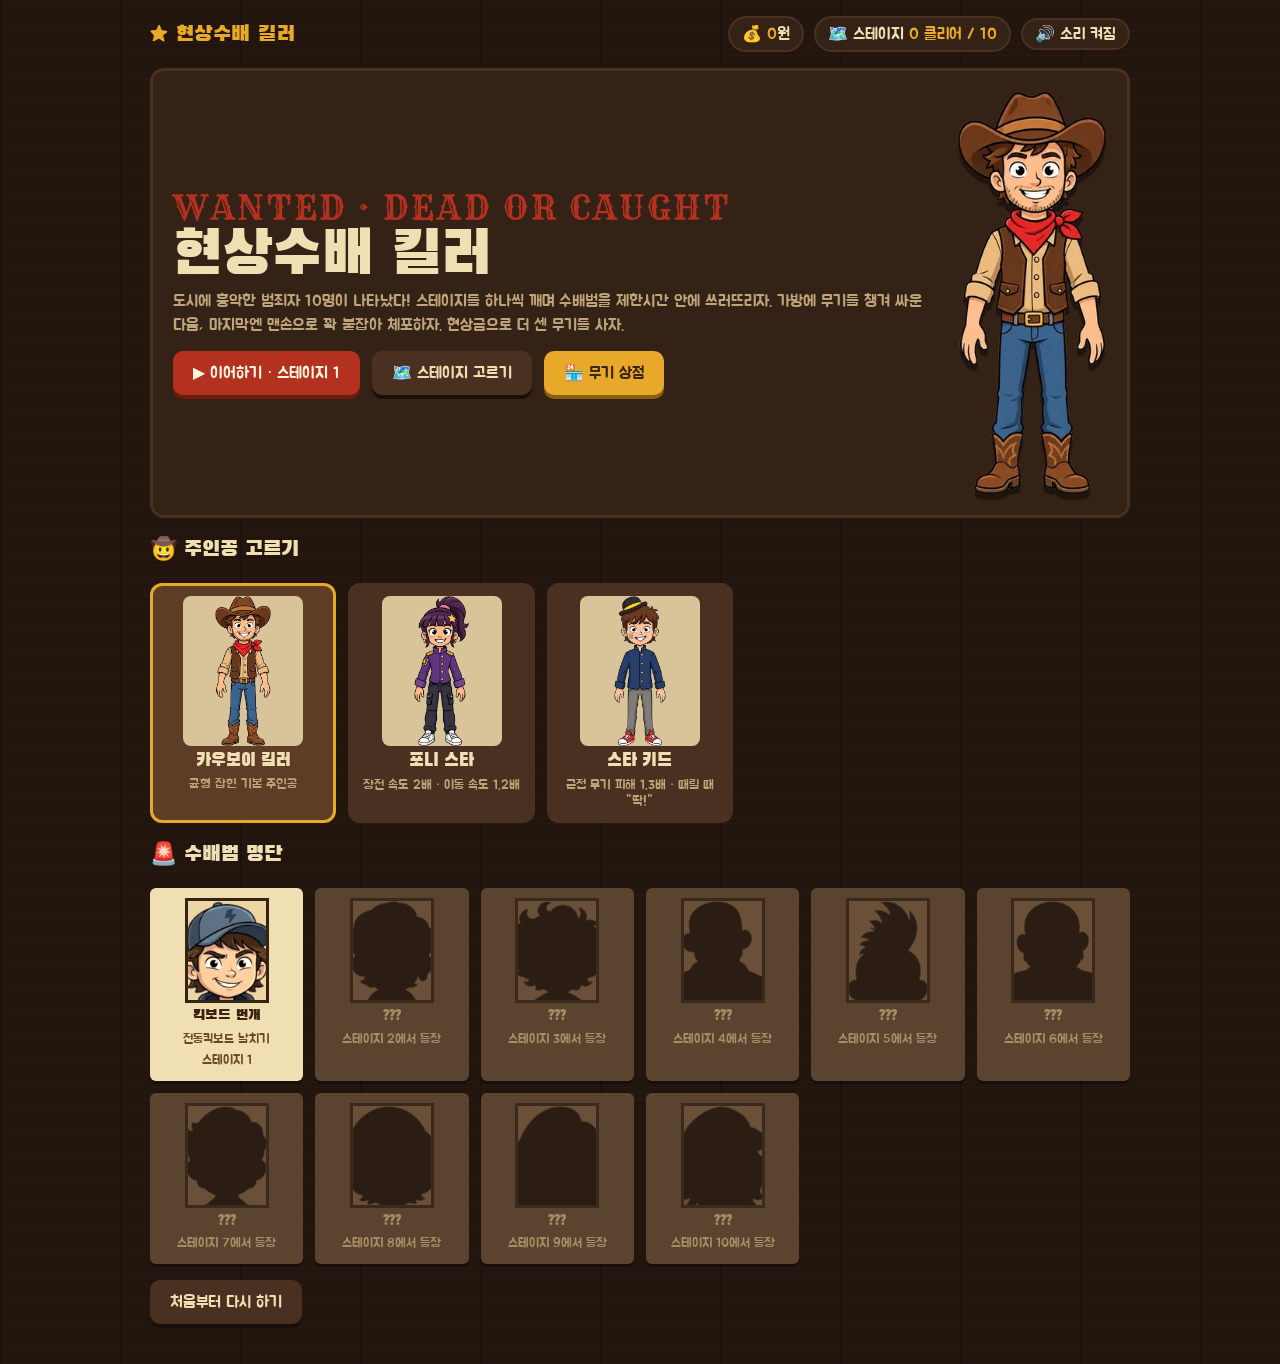
<file: games/wanted-killer/index.html>
<!doctype html><html><head><meta charset=utf8>
<meta name="robots" content="noindex, nofollow"><meta name=viewport content="width=device-width,initial-scale=1,maximum-scale=1,user-scalable=no,viewport-fit=cover"><style>:root{color-scheme:light;box-sizing:border-box;padding-top:env(safe-area-inset-top,0px);padding-bottom:env(safe-area-inset-bottom,0px)}html{scroll-padding-top:env(safe-area-inset-top,0px)}body{margin:0;padding:0;font:14px -apple-system,BlinkMacSystemFont,sans-serif;background:#fff;color:#000}img{max-width:100%}[hidden]:not([hidden=until-found i]){display:none!important}</style></head><body>
<title>현상수배 킬러</title>
<meta name="claude:viewport-fit-sides" content="cover">
<link rel="preconnect" href="https://fonts.googleapis.com">
<link rel="preconnect" href="https://fonts.gstatic.com" crossorigin>
<link rel="stylesheet" href="https://fonts.googleapis.com/css2?family=Black+Han+Sans&family=Jua&family=Rye&display=swap">
<style>
/* Layout: 한 줄 세로 구성 — 어두운 나무 게시판 위에 양피지 포스터가 붙어 있는 서부 마을 보안관 사무소 */
:root{
  --wood:#22150e; --wood2:#352217; --plank:#4a3020;
  --paper:#f1dfb4; --paper2:#e2c58a; --ink:#3a2410; --ink2:#6b4a2a;
  --red:#b3311e; --gold:#e8a92b; --green:#5c9a3f; --muted:#bfa47a;
  --display:'Black Han Sans','Jua','Apple SD Gothic Neo',sans-serif;
  --body:'Jua','Apple SD Gothic Neo','Malgun Gothic',system-ui,sans-serif;
  --west:'Rye',Georgia,serif;
  color-scheme:dark;
}
html,body{min-height:100%}
body{
  background:var(--wood);
  background-image:repeating-linear-gradient(90deg,rgba(0,0,0,.18) 0 2px,transparent 2px 120px),
    repeating-linear-gradient(0deg,rgba(255,255,255,.015) 0 1px,transparent 1px 6px);
  color:var(--paper); font-family:var(--body); font-size:16px; line-height:1.5;
  padding-left:max(16px,env(safe-area-inset-left,0px));
  padding-right:max(16px,env(safe-area-inset-right,0px));
  padding-block:16px 40px;
}
*{box-sizing:border-box}
[hidden]{display:none!important}
.app{max-width:980px;margin:0 auto;display:flex;flex-direction:column;gap:16px}
.topbar{display:flex;align-items:center;justify-content:space-between;gap:12px;flex-wrap:wrap}
.brand{font-family:var(--display);font-size:22px;letter-spacing:.02em;color:var(--gold);cursor:pointer;background:none;border:0;padding:0}
.wallet{display:flex;gap:10px;align-items:center;flex-wrap:wrap}
.chip{background:var(--wood2);border:2px solid var(--plank);border-radius:999px;padding:4px 12px;font-variant-numeric:tabular-nums;color:var(--paper)}
.chip b{color:var(--gold);font-weight:normal}
button{font-family:var(--body);font-size:16px;cursor:pointer}
button:focus-visible{outline:3px solid var(--gold);outline-offset:2px}
.btn{background:var(--red);color:#fff6e0;border:0;border-radius:10px;padding:12px 20px;box-shadow:0 4px 0 #6e1b0f;transition:transform .08s}
.btn:active{transform:translateY(3px);box-shadow:0 1px 0 #6e1b0f}
.btn.gold{background:var(--gold);color:var(--ink);box-shadow:0 4px 0 #8a5f10}
.btn.plain{background:var(--plank);color:var(--paper);box-shadow:0 4px 0 #1a0f09}
.btn:disabled{opacity:.45;cursor:not-allowed}
.row{display:flex;gap:12px;flex-wrap:wrap;align-items:center}
.center{justify-content:center}
h1,h2,h3{font-family:var(--display);font-weight:normal;margin:0;text-wrap:balance}
.screen{display:flex;flex-direction:column;gap:16px}
.lede{color:var(--muted);margin:0}

/* home */
.hero{display:grid;grid-template-columns:1fr auto;gap:20px;align-items:center;background:var(--wood2);border:3px solid var(--plank);border-radius:14px;padding:20px}
.hero h1{font-size:clamp(34px,7vw,60px);line-height:1.05;color:var(--paper)}
.hero h1 .w{display:block;font-family:var(--west);color:var(--red);font-size:.55em;letter-spacing:.08em}
.hero .badge{width:150px;filter:drop-shadow(0 6px 0 rgba(0,0,0,.4))}
.roster{display:grid;grid-template-columns:repeat(auto-fill,minmax(140px,1fr));gap:12px}
.mini{background:var(--paper);color:var(--ink);border-radius:6px;padding:10px;text-align:center;box-shadow:0 3px 0 rgba(0,0,0,.35);position:relative;display:flex;flex-direction:column;align-items:center;gap:2px}
.mini img{width:84px;aspect-ratio:4/5;object-fit:cover;object-position:top;border:3px solid var(--ink);background:#d9c49a;filter:sepia(.35) contrast(1.05)}
.mini .n{font-family:var(--display);font-size:15px}
.mini .s{font-size:13px;color:var(--ink2)}
.mini.locked{background:#5a4430;color:#a88c66}
.mini.locked .s{color:#a88c66}
.mini.locked img{border-color:#3a2a1c;background:#6a5038;filter:none}
.mini .stamp{position:absolute;top:8px;right:6px;transform:rotate(12deg);color:var(--red);border:2px solid var(--red);border-radius:4px;font-size:11px;padding:0 4px;font-family:var(--display);background:rgba(241,223,180,.85)}

/* roulette */
.wheelwrap{display:flex;flex-direction:column;align-items:center;gap:14px;background:var(--wood2);border:3px solid var(--plank);border-radius:14px;padding:20px}
#wheel{width:min(460px,100%);height:auto;aspect-ratio:1;max-width:100%}

/* poster */
.posterLayout{display:grid;grid-template-columns:minmax(0,1fr) minmax(0,1fr);gap:20px;align-items:start}
.poster{background:var(--paper);color:var(--ink);padding:22px 22px 26px;border-radius:4px;
  background-image:radial-gradient(ellipse at 20% 10%,rgba(255,255,255,.35),transparent 60%),radial-gradient(ellipse at 90% 90%,rgba(120,70,20,.25),transparent 55%);
  box-shadow:0 10px 0 rgba(0,0,0,.35);transform:rotate(-1.2deg);text-align:center;display:flex;flex-direction:column;gap:8px;position:relative}
.poster::before,.poster::after{content:"";position:absolute;top:10px;width:14px;height:14px;border-radius:50%;background:#7a5230;box-shadow:inset -2px -2px 0 rgba(0,0,0,.3)}
.poster::before{left:12px}.poster::after{right:12px}
.poster .wanted{font-family:var(--west);font-size:clamp(40px,8vw,64px);line-height:1;color:var(--ink);letter-spacing:.04em}
.poster .sub{font-family:var(--display);font-size:20px;color:var(--red);letter-spacing:.3em}
.mug{margin:4px auto;width:220px;max-width:100%;border:5px solid var(--ink);background:#d9c49a;position:relative}
.mug img{display:block;width:100%;height:auto;filter:sepia(.3) contrast(1.05)}
.mug .tag{position:absolute;left:50%;bottom:8px;transform:translateX(-50%);background:var(--ink);color:var(--paper);font-family:var(--display);font-size:13px;padding:2px 10px;letter-spacing:.1em;white-space:nowrap}
.poster .pname{font-family:var(--display);font-size:28px}
.poster .nick{color:var(--ink2)}
.poster .bounty{font-family:var(--display);font-size:26px;color:var(--red)}
.poster .bounty small{font-family:var(--body);font-size:14px;color:var(--ink2)}
.poster .sect{text-align:left;border-top:2px dashed var(--ink2);padding-top:8px}
.poster .sect h3{font-size:16px;color:var(--red);margin-bottom:4px}
.poster p{margin:0}
.poster ul{margin:0;padding-left:20px}
.stars{color:var(--red);letter-spacing:2px}
.plan{display:flex;flex-direction:column;gap:12px;background:var(--wood2);border:3px solid var(--plank);border-radius:14px;padding:18px}
.methods{display:grid;grid-template-columns:repeat(2,minmax(0,1fr));gap:10px}
.method{background:var(--plank);color:var(--paper);border:3px solid transparent;border-radius:12px;padding:12px;text-align:left;display:flex;flex-direction:column;gap:4px;min-width:0}
.method .i{font-size:32px;line-height:1}
.method .t{font-family:var(--display);font-size:18px}
.method .d{font-size:13px;color:var(--muted)}
.method[aria-pressed="true"]{border-color:var(--gold);background:#5e3d27}
.method:disabled{opacity:.4}
.tip{font-size:14px;color:var(--muted);margin:0}
.stagewrap{display:flex;flex-direction:column;gap:16px}
.chapter{background:var(--wood2);border:3px solid var(--plank);border-radius:14px;padding:14px;display:flex;flex-direction:column;gap:10px}
.chapterHead{display:flex;justify-content:space-between;align-items:baseline;gap:10px;flex-wrap:wrap}
.chapter h3{font-size:20px;color:var(--gold)}
.stagegrid{display:grid;grid-template-columns:repeat(auto-fill,minmax(84px,1fr));gap:8px}
.stagebtn{background:var(--paper);color:var(--ink);border:3px solid transparent;border-radius:8px;padding:6px 4px;display:flex;flex-direction:column;align-items:center;gap:2px;position:relative;min-width:0}
.stagebtn img{width:54px;aspect-ratio:4/5;object-fit:cover;object-position:top;border:2px solid var(--ink);background:#d9c49a;filter:sepia(.3)}
.stagebtn .sn{font-family:var(--display);font-size:12px;white-space:nowrap}
.stagebtn .sl{font-size:11px;color:var(--ink2);white-space:nowrap;overflow:hidden;text-overflow:ellipsis;max-width:100%}
.stagebtn .lock{font-size:28px;line-height:68px}
.stagebtn.boss{background:#4a1a12;color:#ffd23f;border-color:var(--gold)}
.stagebtn.boss .sl{color:#f1dfb4}
.stagebtn.cur{border-color:var(--red);box-shadow:0 0 0 3px rgba(179,49,30,.35)}
.stagebtn .ck{position:absolute;top:4px;right:4px;font-size:11px;background:var(--green);color:#fff;border-radius:4px;padding:0 5px}
.stagebtn:disabled{background:#5a4430;color:#a88c66;cursor:not-allowed;border-color:transparent}
.world{display:flex;flex-direction:column;gap:12px;padding:14px;border-radius:16px;background:linear-gradient(180deg,rgba(232,169,43,.08),transparent);border:2px dashed var(--plank)}
.world.wlocked{opacity:.65}
.worldHead{display:flex;justify-content:space-between;align-items:center;gap:10px;flex-wrap:wrap}
.worldHead h2{font-size:24px;color:var(--paper)}
.stagebtn.final{background:#1a0420;color:#ff6a6a;border-color:#b000ff;box-shadow:0 0 12px rgba(176,0,255,.5)}
.stagebtn.final .sl{color:#e0b0ff}
.wi{width:40px;height:40px;object-fit:contain;display:block}
.wi.sm{width:30px;height:30px}
.wi.big{width:76px;height:76px}
.method .i .wi{width:54px;height:54px}
#methods{display:flex;flex-direction:column;gap:12px}
.slots{display:grid;grid-template-columns:repeat(4,minmax(0,1fr));gap:8px}
.slot{background:var(--wood);border:3px dashed var(--plank);border-radius:10px;min-height:96px;display:flex;flex-direction:column;align-items:center;justify-content:center;gap:2px;position:relative;color:var(--muted);padding:6px 4px;min-width:0}
.slot.full{border-style:solid;border-color:var(--gold);background:#5e3d27;color:var(--paper)}
.slot .sk{position:absolute;top:4px;left:6px;font-family:var(--display);font-size:13px;color:var(--gold)}
.slot .sn2{font-size:12px;white-space:nowrap;overflow:hidden;text-overflow:ellipsis;max-width:100%}
.slot .empty{font-size:13px}
.invlist{display:grid;grid-template-columns:repeat(auto-fill,minmax(150px,1fr));gap:8px}
.invlist .method{padding:8px}
.invlist .method .i .wi{width:46px;height:46px}
.heroes{display:grid;grid-template-columns:repeat(auto-fill,minmax(170px,1fr));gap:12px}
.herocard{background:var(--plank);color:var(--paper);border:3px solid transparent;border-radius:12px;padding:10px;display:flex;flex-direction:column;align-items:center;gap:4px;text-align:center}
.herocard img{width:120px;aspect-ratio:4/5;object-fit:contain;object-position:bottom;border-radius:8px;background:#d9c49a}
.herocard .hn{font-family:var(--display);font-size:18px}
.herocard .hp2{font-size:13px;color:var(--muted)}
.herocard[aria-pressed="true"]{border-color:var(--gold);background:#5e3d27}
.invlist{grid-template-columns:repeat(auto-fill,minmax(76px,1fr))!important;gap:6px!important}
.invlist .method{padding:5px 3px!important;align-items:center;text-align:center;gap:1px}
.invlist .method .i .wi{width:34px!important;height:34px!important}
.invlist .method .t{font-size:12px;line-height:1.2}
.invlist .method .d{display:none}
.slot{min-height:66px!important}
.slot .wi{width:34px;height:34px}
.kit{display:flex;flex-wrap:wrap;gap:8px}.kitem{background:var(--plank);border-radius:12px;padding:8px 10px;display:flex;flex-direction:column;align-items:center;gap:2px;font-size:13px;min-width:76px}.kitem .wi{width:46px;height:46px}
/* battle */
.stage{position:relative;border:4px solid var(--plank);border-radius:12px;overflow:hidden;background:#000}
#game{display:block;width:100%;height:auto;aspect-ratio:16/10;touch-action:none;cursor:none}
.bar{display:flex;gap:8px;flex-wrap:wrap;align-items:stretch}
.wbtn{background:var(--plank);color:var(--paper);border:3px solid transparent;border-radius:10px;padding:8px 12px;display:flex;gap:6px;align-items:center;font-variant-numeric:tabular-nums}
.wbtn[aria-pressed="true"]{border-color:var(--gold);background:#5e3d27}
.wbtn .k{font-size:12px;color:var(--muted)}
.move{margin-left:auto;display:flex;gap:8px}
.move button{width:64px;font-size:22px;background:var(--plank);color:var(--paper);border:0;border-radius:10px;user-select:none;-webkit-user-select:none;touch-action:none}
.help{font-size:14px;color:var(--muted);margin:0}

/* result */
.result{background:var(--paper);color:var(--ink);border-radius:8px;padding:24px;text-align:center;display:flex;flex-direction:column;gap:10px;box-shadow:0 8px 0 rgba(0,0,0,.35);align-items:center}
.result .face{width:150px;border:4px solid var(--ink);background:#d9c49a;position:relative}
.result .face img{display:block;width:100%;height:auto}
.result .face span{position:absolute;right:-18px;bottom:-14px;font-size:54px}
.result h2{font-size:34px}
.result p{margin:0;max-width:560px}
.receipt{margin:0 auto;width:min(360px,100%);text-align:left;font-variant-numeric:tabular-nums}
.receipt div{display:flex;justify-content:space-between;gap:10px;border-bottom:1px dashed var(--ink2);padding:4px 0}
.receipt .tot{font-family:var(--display);font-size:20px;color:var(--red);border-bottom:0}

/* shop */
.shopgrid{display:grid;grid-template-columns:repeat(auto-fill,minmax(210px,1fr));gap:12px}
.item{background:var(--paper);color:var(--ink);border-radius:8px;padding:14px;display:flex;flex-direction:column;gap:6px;box-shadow:0 4px 0 rgba(0,0,0,.35)}
.item .i{font-size:38px;line-height:1}
.item .t{font-family:var(--display);font-size:18px}
.item .d{font-size:13px;color:var(--ink2);flex:1}
.item .p{font-family:var(--display);color:var(--red)}
.item .btn{padding:8px 12px;font-size:15px}
.item.owned{background:var(--paper2)}
.shopsec{display:flex;flex-direction:column;gap:10px}
.shopsec h2{font-size:22px;color:var(--gold)}
.toast{position:fixed;left:50%;bottom:calc(20px + env(safe-area-inset-bottom,0px));transform:translateX(-50%);background:var(--gold);color:var(--ink);padding:10px 18px;border-radius:999px;font-family:var(--display);z-index:20;box-shadow:0 4px 0 rgba(0,0,0,.4)}

.themes{display:grid;grid-template-columns:repeat(auto-fill,minmax(130px,1fr));gap:10px}
.theme{background:var(--plank);color:var(--paper);border:3px solid transparent;border-radius:10px;padding:6px;display:flex;flex-direction:column;gap:4px;align-items:center;font-size:14px;min-width:0}
.theme img,.theme .rnd{width:100%;aspect-ratio:16/10;object-fit:cover;border-radius:6px;display:block}
.theme .rnd{display:grid;place-items:center;font-size:36px;background:var(--wood)}
.theme[aria-pressed="true"]{border-color:var(--gold);background:#5e3d27}
@media (max-width:700px){
  .posterLayout{grid-template-columns:minmax(0,1fr)}
  .hero{grid-template-columns:1fr}
  .hero .badge{display:none}
  .move{margin-left:0;width:100%}
  .move button{flex:1;height:52px}
}
/* 모바일 전투: 화면 가득 + 터치 조작 */
html{touch-action:manipulation;-webkit-text-size-adjust:100%}
body.inbattle{overflow:hidden;overscroll-behavior:none;position:fixed;inset:0;width:100%;touch-action:none}
body.inbattle *{-webkit-user-select:none;user-select:none;-webkit-tap-highlight-color:transparent}
body.inbattle .topbar{display:none}
body.inbattle #scr-battle{position:fixed;inset:0;z-index:30;background:#000;display:flex;flex-direction:column;align-items:center;justify-content:center;gap:8px;padding:0}
body.inbattle .stage{width:min(100vw,calc((100dvh - 130px)*1.6));border:0;border-radius:0}
body.touch.inbattle .stage{width:min(100vw,calc(100dvh*1.6))}
body.inbattle #wbar{max-width:100vw;justify-content:center;padding:0 8px}
body.inbattle .help{max-width:960px;padding:0 12px;font-size:12px}
body.touch #wbar,body.touch .help{display:none}
.tctl{display:none;position:fixed;inset:0;pointer-events:none;z-index:31;-webkit-user-select:none;user-select:none;-webkit-touch-callout:none}
body.touch.inbattle .tctl{display:block}
.tctl>*,.tright>*,.tside>*{pointer-events:auto}
.joy{position:absolute;left:calc(16px + env(safe-area-inset-left,0px));bottom:calc(16px + env(safe-area-inset-bottom,0px));width:140px;height:140px;border-radius:50%;background:rgba(255,255,255,.12);border:3px solid rgba(255,255,255,.4);touch-action:none}
.knob{position:absolute;left:50%;top:50%;width:62px;height:62px;margin:-31px 0 0 -31px;border-radius:50%;background:rgba(255,246,224,.7);box-shadow:0 3px 0 rgba(0,0,0,.4)}
.tright{position:absolute;right:calc(16px + env(safe-area-inset-right,0px));bottom:calc(16px + env(safe-area-inset-bottom,0px));display:flex;flex-direction:column;align-items:flex-end;gap:10px;pointer-events:none}
.tweap{display:flex;gap:8px;pointer-events:auto}
.tside{display:flex;align-items:flex-end;gap:10px}
.tw{width:60px;height:60px;border-radius:14px;background:rgba(0,0,0,.6);border:3px solid rgba(255,255,255,.3);padding:5px;touch-action:none}
.tw[aria-pressed="true"]{border-color:var(--gold);background:rgba(94,61,39,.9)}
.tw img{width:100%;height:100%;object-fit:contain;display:block}
.tw.swap{width:110px;height:76px;display:flex;flex-direction:column;align-items:center;justify-content:center;gap:0;color:#fff;font-family:var(--display);font-size:14px}
.tw.swap img{height:44px;width:auto}
.tbtn{border:0;border-radius:50%;color:#fff;touch-action:none;-webkit-user-select:none;user-select:none;padding:0}
.fire{width:110px;height:110px;background:rgba(179,49,30,.9);border:4px solid #fff6e0;display:flex;flex-direction:column;align-items:center;justify-content:center;line-height:1.1;box-shadow:0 5px 0 rgba(0,0,0,.45)}
.fire b{font-size:36px;font-weight:normal}.fire span{font-family:var(--display);font-size:16px}
.fire.on{transform:scale(.94);background:#d63a22}
.med{position:absolute;left:calc(16px + env(safe-area-inset-left,0px));bottom:calc(172px + env(safe-area-inset-bottom,0px));width:60px;height:60px;background:rgba(0,0,0,.6);border:3px solid rgba(255,255,255,.3);border-radius:14px}
.med img{width:100%;height:100%;object-fit:contain}
.med:disabled{opacity:.35}
.exit{position:absolute;left:calc(10px + env(safe-area-inset-left,0px));top:calc(10px + env(safe-area-inset-top,0px));width:46px;height:46px;background:rgba(0,0,0,.6);font-size:20px;border:2px solid rgba(255,255,255,.35)}
body.portrait.inbattle #scr-battle{justify-content:flex-start}
body.portrait.inbattle .stage{width:min(100vw,calc((100dvh - 330px)*.8));margin-top:calc(62px + env(safe-area-inset-top,0px))}
body.portrait.touch.inbattle .stage{width:min(100vw,calc((100dvh - 290px)*.8))}
@media (prefers-reduced-motion:reduce){*{transition:none!important}}
</style>

<div class="app">
  <div class="topbar">
    <button class="brand" id="homeBtn" type="button">★ 현상수배 킬러</button>
    <div class="wallet">
      <span class="chip">💰 <b id="moneyTxt">0</b>원</span>
      <span class="chip">🗺️ 스테이지 <b id="caughtTxt">1</b></span>
      <button class="chip" id="soundBtn" type="button">🔊 소리 켜짐</button>
    </div>
  </div>

  <!-- HOME -->
  <section class="screen" id="scr-home">
    <div class="hero">
      <div>
        <h1><span class="w">WANTED · DEAD OR CAUGHT</span>현상수배 킬러</h1>
        <p class="lede">도시에 흉악한 범죄자 10명이 나타났다! 스테이지를 하나씩 깨며 수배범을 제한시간 안에 쓰러뜨리자. 가방에 무기를 챙겨 싸운 다음, 마지막엔 맨손으로 꽉 붙잡아 체포하자. 현상금으로 더 센 무기를 사자.</p>
        <div class="row" style="margin-top:14px">
          <button class="btn" id="goContinue" type="button">▶ 이어하기</button>
          <button class="btn plain" id="goRoulette" type="button">🗺️ 스테이지 고르기</button>
          <button class="btn gold" id="goShop" type="button">🏪 무기 상점</button>
        </div>
      </div>
      <img class="badge" id="heroKiller" alt="킬러">
    </div>
    <h2 style="font-size:22px">🤠 주인공 고르기</h2>
    <div class="heroes" id="heroes"></div>
    <h2 style="font-size:22px">🚨 수배범 명단</h2>
    <div class="roster" id="roster"></div>
    <div class="row">
      <button class="btn plain" id="resetBtn" type="button">처음부터 다시 하기</button>
      <span class="tip" id="resetMsg"></span>
    </div>
  </section>

  <!-- STAGES -->
  <section class="screen" id="scr-stages" hidden>
    <div class="row" style="justify-content:space-between">
      <h2 style="font-size:28px">🗺️ 스테이지</h2>
      <button class="btn gold" id="stagesShop" type="button">🏪 무기 상점</button>
    </div>
    <p class="tip">스테이지를 깨면 다음 스테이지가 열려요. 수배범은 모두 10명이고, 뒤로 갈수록 더 세져요.</p>
    <div class="stagewrap" id="chapters"></div>
  </section>

  <!-- POSTER -->
  <section class="screen" id="scr-poster" hidden>
    <div class="posterLayout">
      <div class="poster" id="poster"></div>
      <div class="plan">
        <h2 style="font-size:24px">🎒 가져가는 무기</h2>
        <div class="kit" id="methods"></div>
        <p class="tip">무기는 상점에서 더 살 수 있어요.</p>
        <button class="btn" id="startBattle" type="button">🤠 출동!</button>
        <button class="btn plain" id="backRoulette" type="button">🗺️ 스테이지 목록으로</button>
      </div>
    </div>
  </section>

  <!-- BATTLE -->
  <section class="screen" id="scr-battle" hidden>
    <div class="stage"><canvas id="game" width="960" height="600"></canvas></div>
    <div class="bar" id="wbar"></div>
    <div class="tctl" id="touchUI">
      <button class="tbtn exit" id="tExit" type="button" aria-label="전투 그만두기">✕</button>
      <button class="tbtn med" id="tMed" type="button" aria-label="구급상자"></button>
      <div class="joy" id="joy" aria-label="이동"><div class="knob" id="knob"></div></div>
      <div class="tright">
        <div class="tweap" id="tweap"></div>
        <button class="tbtn fire" id="tFire" type="button"><b>🎯</b><span>공격</span></button>
      </div>
    </div>
    <p class="help">이동: WASD·방향키 · 공격: 클릭 또는 스페이스 (자동으로 수배범을 겨눠요) · 도구 바꾸기: 1~3 · 구급상자: H · 수배범이 지치면 가까이 가서 공격 키로 꽉 붙잡아요</p>
  </section>

  <!-- RESULT -->
  <section class="screen" id="scr-result" hidden>
    <div class="result" id="result"></div>
  </section>

  <!-- SHOP -->
  <section class="screen" id="scr-shop" hidden>
    <div class="row" style="justify-content:space-between">
      <h2 style="font-size:28px">🏪 무기 상점</h2>
      <button class="btn" id="shopToRoulette" type="button">🗺️ 스테이지로 가기</button>
    </div>
    <div id="shop" class="screen"></div>
  </section>
</div>
<div class="toast" id="toast" hidden></div>

<script>
(()=>{
'use strict';
// =====================================================
//  사람 얼굴 그리기 (캔버스로 직접 그린 초상화)
// =====================================================
function rgbOf(h){h=h.replace('#','');return [0,2,4].map(i=>parseInt(h.substr(i,2),16));}
function shade(h,a){const c=rgbOf(h);return 'rgb('+c.map(v=>Math.round(a<0?v*(1+a):v+(255-v)*a)).join(',')+')';}
function rgba(h,al){const c=rgbOf(h);return `rgba(${c[0]},${c[1]},${c[2]},${al})`;}
function ell(g,x,y,rx,ry,rot=0){g.beginPath();g.ellipse(x,y,Math.max(.1,rx),Math.max(.1,ry),rot,0,Math.PI*2);}

// ---------- 게임 그림 (AI 이미지 생성으로 만든 그림, img/ 폴더) ----------
const ART={};
const ART_LIST=['hero_cowboy','hero_ponystar','hero_starkid','crim_kick','crim_smartkey','crim_arson','crim_escape','crim_delivery','crim_bank','crim_noface','crim_phantom','crim_luna','crim_wolfeye','item_pistol','item_lasso','item_netgun','item_med','bg_west','bg_city'];
['cowboy','ponystar','starkid'].forEach(h=>['aim','throw','hurt','cheer'].forEach(p=>ART_LIST.push(`hero_${h}_${p}`)));
['kick','smartkey','arson','escape','delivery','bank','noface','phantom','luna','wolfeye'].forEach(c=>{['throw','scared','caught'].forEach(p=>ART_LIST.push(`crim_${c}_${p}`));ART_LIST.push('ammo_'+c);});
function loadOne(k,tries=3){return new Promise(r=>{const i=new Image();i.onload=()=>{ART[k]=i;r();};i.onerror=()=>{if(tries>1)setTimeout(()=>loadOne(k,tries-1).then(r),400);else r();};i.src='img/'+k+'.webp';});}
function loadArt(){return Promise.all(ART_LIST.map(k=>loadOne(k)));}
const FACE={};
function faceCanvas(key){if(!FACE[key]){const im=ART[key],c=mkCanvas(256,256),g=c.getContext('2d');
  if(im){const side=Math.min(im.width*.78,im.height*.34);g.drawImage(im,(im.width-side)/2,0,side,side,0,0,256,256);}FACE[key]=c;}return FACE[key];}
function mkCanvas(w,h){const c=document.createElement('canvas');c.width=w;c.height=h;return c;}
function silhouette(src){const c=mkCanvas(src.width,src.height),g=c.getContext('2d');g.drawImage(src,0,0);g.globalCompositeOperation='source-atop';g.fillStyle='#2b1d13';g.fillRect(0,0,c.width,c.height);return c;}

// =====================================================
//  데이터
// =====================================================
const CRIMS=[
 {id:'kick',short:'킥보드',name:'킥보드 번개',nick:'전동킥보드 날치기',ammo:'🪨',
  look:{skin:'#f1c7a5',hair:'#1d1612',hairStyle:'short',hat:'cap',hatColor:'#2f4f6f',cloth:'#3d4a5c',hood:true,eye:'#3a2a1e',jaw:.95},
  crime:'전동킥보드를 타고 골목을 누비며 사람들의 휴대폰과 가방을 강제로 빼앗았다. 저항하는 사람을 밀쳐 크게 다치게 했고, 피해자가 30명이 넘는다.',
  traits:['겁이 많아서 누가 가까이 다가오면 얼어붙는다','헬멧은 킥보드에 걸어 두고 다닌다','길에서 주운 돌을 던진다'],
  speed:1.4,weak:'knife',resist:null,abil:[]},
 {id:'smartkey',short:'차 도둑',name:'스마트키 박',nick:'스마트키 해킹 차량 절도단',ammo:'🔧',
  look:{skin:'#e0ac83',hair:'#120d0a',hairStyle:'slick',mustache:true,cloth:'#5a4632',shirt:'#cfc3a8',jaw:1.1,earring:true},
  crime:'스마트키 신호를 복제하는 장치로 주차장의 고급차 40대를 몰래 훔쳐 해외로 팔아넘겼다. 붙잡으려던 경비원을 공구로 위협하고 달아났다.',
  traits:['정비소 매연을 많이 마셔서 숨쉬기가 약하다','답답하다며 마스크를 절대 쓰지 않는다','무거운 렌치를 던진다'],
  speed:1.7,weak:null,resist:null,abil:[]},
 {id:'arson',short:'방화범',name:'불멍 강',nick:'연쇄 방화범',ammo:'🔥',
  look:{skin:'#f0c4a0',hair:'#c9561f',hairStyle:'curly',scar:true,cloth:'#6b4e2e',stubble:true,eye:'#2f6b3a'},
  crime:'"불멍 영상"을 찍겠다며 한 달 동안 창고와 공장 9곳에 불을 질렀다. 불을 끄던 소방관들이 다쳤고 시장 상인들은 가게를 잃었다.',
  traits:['불과 폭발에 익숙해서 폭탄 소리에도 꿈쩍하지 않는다','방화복을 벗고 다녀서 몸이 그대로 드러나 있다','불붙은 병을 던진다'],
  speed:1.8,weak:'pistol',resist:'bomb',abil:[]},
 {id:'escape',short:'탈옥수',name:'탈옥라이브 하',nick:'탈옥 생방송범',ammo:'⛓️',
  look:{skin:'#d9a27a',hair:'#2a201a',hairStyle:'buzz',cloth:'#e0731f',stripes:true,tattoo:true,scar:true,jaw:1.3,stubble:true,brow:1.2},
  crime:'교도관들을 쓰러뜨리고 감옥을 탈출하는 장면을 몰래 개인방송으로 생중계했다. 도망치는 길에 무기점까지 털었다.',
  traits:['감옥에서 칼싸움만 연습해서 칼은 다 막아 낸다','몸집이 커서 넓게 터지는 공격을 못 피한다','쇠사슬을 휘두르며 달려들어 가까이서 때린다 (근접 공격)'],
  speed:1.6,weak:'bomb',resist:'knife',abil:['melee']},
 {id:'delivery',short:'폭주족',name:'배달폭주 쓩',nick:'오토바이 폭주 강도',ammo:'🔩',
  look:{skin:'#f5d0b5',hair:'#c23b22',hairStyle:'mohawk',glasses:'sun',cloth:'#1d1d1d',shirt:'#7a1d1d',stubble:true,jaw:1.05},
  crime:'배달 오토바이로 위장하고 하룻밤에 편의점 7곳을 털었다. 쫓아오던 경찰 오토바이를 들이받고 도망쳤다.',
  traits:['너무 빨라서 가까이 붙어 칼로 베기 힘들다','지그재그로 달려서 총알을 잘 피한다','넓게 터지는 공격은 피할 수가 없다'],
  speed:3.2,weak:'bomb',resist:'knife',abil:['fast']},
 {id:'bank',short:'은행강도',name:'골드바 브루노',nick:'무장 은행 강도',ammo:'💰',
  look:{skin:'#c68a5e',hair:'#1a120c',hairStyle:'bald',beard:'full',cloth:'#2b2b2b',shirt:'#444444',jaw:1.35,headW:1.08,brow:1.3},
  crime:'드론으로 경찰 무전을 방해한 뒤, 총을 든 일당 5명과 시내 은행을 습격해 금괴 100개를 빼앗았다. 경찰차 3대를 부수고 달아났다.',
  traits:['두꺼운 철판 조끼를 입어서 총알이 잘 안 박힌다','돈자루가 무거워서 뒤로는 잘 못 피한다','묵직한 돈자루를 던진다'],
  speed:1.5,weak:null,resist:'pistol',abil:[]},
 {id:'noface',short:'인질범',name:'NO.FACE',nick:'인질극 범인',ammo:'🧱',
  look:{skin:'#e6b893',hair:'#0f0b08',hairStyle:'slick',scar:true,cloth:'#151515',shirt:'#dcdcdc',tie:'#7a0f0f',stubble:true,jaw:1.15},
  crime:'얼굴 인식 카메라를 피하는 특수 화장을 하고 은행에서 손님 12명을 인질로 잡았다. 10시간 동안 경찰과 맞서다 뒷문으로 빠져나갔다.',
  traits:['은행 뒷문 위치를 미리 다 외워 뒀다','몸싸움을 피해 다녀서 가까이 붙으면 꼼짝 못 한다','맨주먹으로 달려들어 가까이서 때린다 (근접 공격)'],
  speed:1.9,weak:'knife',resist:null,abil:['melee']},
 {id:'phantom',short:'보석강도',name:'팬텀',nick:'무장 보석 강도',ammo:'💎',
  look:{skin:'#efc8a8',hair:'#121212',hairStyle:'short',hat:'beanie',hatColor:'#1a1a1a',mask:'#141414',cloth:'#1a1a1a',mouth:.9,eye:'#5a3a8a'},
  crime:'연막 드론을 띄워 왕실 보석 전시회장을 습격하고, 경비원들을 쓰러뜨린 뒤 다이아몬드 왕관을 빼앗아 갔다. CCTV에는 그림자만 찍혔다.',
  traits:['발이 빨라서 이리저리 뛰어다닌다','넓게 터지는 폭탄은 못 피한다','날카로운 보석을 던진다'],
  speed:2.3,weak:'bomb',resist:null,abil:['fast']},
 {id:'luna',short:'코인강도',name:'코인왕 루나',nick:'가상화폐 거래소 강도',ammo:'🪙',
  look:{skin:'#e9c09c',hair:'#d4a017',hairStyle:'long',glasses:'sun',cloth:'#1e1e1e',shirt:'#f2c14e',earring:true,mouth:.9},
  crime:'무장한 일당과 가상화폐 거래소를 습격해 비밀번호가 든 금고 지갑을 빼앗았다. 경비원들을 묶어 두고 헬기로 달아났다.',
  traits:['방탄 금장 재킷을 입어 총알이 튕긴다','번쩍이는 옷 때문에 어디 숨어도 폭발에 휘말린다','금화 코인을 마구 던진다'],
  speed:2.6,weak:'bomb',resist:'pistol',abil:['fast']},
 {id:'wolfeye',short:'저격수',name:'울프아이',nick:'청부 저격수',ammo:'🎯',
  look:{skin:'#d6a07a',hair:'#3a2a1a',hairStyle:'long',stubble:true,glasses:'sun',hat:'cap',hatColor:'#4b5a3a',cloth:'#4b5a3a',jaw:1.1},
  crime:'드론 카메라로 목표를 찾아 높은 건물 옥상에 숨어 노리는 청부 저격수. 도시 시장의 경호원 여러 명이 다쳤다.',
  traits:['멀리서 쏘는 건 최고지만 가까이 오면 허둥댄다','위장복을 입고 숨어 다닌다','총알이 아주 빠르다'],
  speed:2.1,weak:'knife',resist:null,abil:['fastshot']},
];
// ---------- 스테이지 · 월드 ----------
const STAGE_MAX=CRIMS.length, TIME_LIMIT=45;
function stageEnemy(s){
  const ci=s-1, b=CRIMS[ci];
  const e=Object.assign({},b,{ci,stage:s,boss:false,final:false,key:'c'+ci});
  e.hp=400+s*60; e.dmg=Math.round(8+s*2); e.rate=Math.max(.6,1.45-s*.08); e.reward=200+s*150; e.danger=Math.min(5,Math.ceil(s/2)); e.speed=b.speed*(1+s*.03);
  return e;
}
const KILLER={skin:'#e3b18c',hair:'#4a2e1c',hairStyle:'short',stubble:true,hat:'cowboy',hatColor:'#6e4424',cloth:'#7a5232',shirt:'#d8c7a0',scarf:'#b3311e',eye:'#3b6a8a',jaw:1.15};
const GUNS={
  p1:{name:'장난감 블래스터',icon:'🎯',mag:12,reload:1.0,dmg:14,rate:.32,pellets:1,price:0,desc:'쏘면 수배범을 따라가서 꼭 맞는다'},
};
const KNIVES={
  k1:{name:'올가미',icon:'🪢',dmg:20,range:340,tie:1.6,price:400,desc:'가까이서 휙 던져 묶으면 잠깐 꼼짝 못 한다'},
};
const NET={name:'그물 발사기',dmg:35,r:150,tie:2.6,price:900,desc:'그물을 씌우면 한동안 못 움직이고 못 던진다'};
const WART={}, WURL={};
const WKEY={p1:'item_pistol',k1:'item_lasso',net:'item_netgun',med:'item_med'};
function weaponArt(k){if(!WART[k]){const c=mkCanvas(128,128),o=c.getContext('2d'),im=ART[WKEY[k]];
  if(im){const f=Math.min(120/im.width,120/im.height);o.drawImage(im,64-im.width*f/2,64-im.height*f/2,im.width*f,im.height*f);}
  if(!im)return c;WART[k]=c;}return WART[k];}
function weaponURL(k){if(!WURL[k]){if(!ART[WKEY[k]])return weaponArt(k).toDataURL();WURL[k]=weaponArt(k).toDataURL();}return WURL[k];}
const wimg=(k,cls='wi')=>`<img class="${cls}" src="${weaponURL(k)}" alt="">`;
const VEST_PRICE=[200,400,700,1000,1400,1800];
const ENEMY_RATE=1;
const edmg=c=>c.dmg;
const ehp=c=>c.hp;
const THEMES={
  west:{name:'서부 마을',icon:'🌵',sky:['#f2a65a','#f7d49a'],orb:{c:'#ffe9b0',r:60},hill:'#c98a55',ground:['#d9a866','#b8834a'],speck:'rgba(90,50,20,.15)',clouds:'rgba(255,243,220,.85)',style:'wood',labels:['보안관','은행','살롱','상점','호텔','우체국','대장간'],cols:['#7a4a2b','#8c5a33','#6e3f24','#93623a'],deco:['🌵','🪨']},
  city:{name:'밤의 상점가',icon:'🌃',sky:['#0b1026','#2a2f5a'],orb:{c:'#f4f1d0',r:40},stars:true,hill:'#1a1d33',ground:['#3a3d48','#24262e'],speck:'rgba(255,255,255,.05)',style:'shop',far:'city',gstyle:'city',props:'city',night:true,tall:true,cols:['#2c3350','#3a2f4f','#263a4a','#41364a','#3a3a4a'],awn:['#c0392b','#2a7ab0','#2f8a4a','#8a4ab0','#d08a1a'],shops:[['24시 편의점','store'],['치킨','chicken'],['PC방','game'],['카페','cafe'],['약국','pharmacy'],['피자','pizza'],['옷가게','clothes'],['아이스크림','icecream']],labels:[],deco:[]},
};
const THEME_KEYS=Object.keys(THEMES);

// ---------- 얼굴 그림 캐시 ----------
const SPR={};
function sprE(e){if(!SPR[e.key]){const f=faceCanvas(e.img);SPR[e.key]={angry:f,dizzy:f};}return SPR[e.key];}
const HEROES={
  cowboy:{name:'카우보이 킬러',look:KILLER,perk:'균형 잡힌 기본 주인공'},
  ponystar:{name:'포니 스타',look:{skin:'#f8dcc6',hair:'#2a1a3a',hairStyle:'short',highPony:true,tieCol:'#d8345a',bangs:true,starPin:true,cuteEyes:true,openGrin:true,hashMarks:true,blush:true,earringsBoth:true,cloth:'#6a3a7a',standCollar:true,buttons:'plain',patch:'wanted',jaw:.9,mouth:1.0,headW:.97},perk:'장전 속도 2배 · 이동 속도 1.2배',reloadMul:.5,speedMul:1.2},
  starkid:{name:'스타 키드',look:{skin:'#f6d5bd',hair:'#3a2a1a',hairStyle:'short',fringe:true,hat:'bowler',hatColor:'#2a2a3a',hatBand:'#f2c14e',cuteEyes:true,blush:true,openGrin:true,bandaid:true,cloth:'#34466a',standCollar:true,buttons:true,jaw:.92,mouth:1.1},perk:'근접 무기 피해 1.3배 · 때릴 때 "딱!"',meleeMul:1.3},
};
const heroOf=()=>HEROES[S.hero]||HEROES.cowboy;
Object.keys(HEROES).forEach(k=>HEROES[k].img='hero_'+k);
CRIMS.forEach(c=>c.img='crim_'+c.id);
const FP=()=>false;
function toWorld(sx,sy){const z=(G&&G.zoom)||1,pxs=G.px-G.camX;return{x:(sx-pxs)/z+G.px,y:(sy-H)/z+H};}
let KSPR=null;
function refreshHero(){const h=heroOf(),f=faceCanvas(h.img);KSPR={calm:f,dizzy:f};const hk=document.getElementById('heroKiller');if(hk&&ART[h.img])hk.src=ART[h.img].src;}
const HERO_IMG={};
function renderHeroes(){const box=$('heroes');if(!box)return;box.innerHTML='';
  Object.entries(HEROES).forEach(([k,h])=>{if(!HERO_IMG[k])HERO_IMG[k]=ART[h.img]?ART[h.img].src:'';
    const b=document.createElement('button');b.type='button';b.className='herocard';b.setAttribute('aria-pressed',(S.hero||'cowboy')===k?'true':'false');
    b.innerHTML=`<img src="${HERO_IMG[k]}" alt="${h.name}"><span class="hn">${h.name}</span><span class="hp2">${h.perk}</span>`;
    b.onclick=()=>{S.hero=k;save();refreshHero();renderHeroes();toast(h.name+' 선택!');};box.appendChild(b);});}
const URL_CACHE={};
function faceURLe(e,kind){
  const k=e.img+'-'+kind;
  if(!URL_CACHE[k]){
    const f=faceCanvas(ART[e.img+'_'+kind]?e.img+'_'+kind:e.img);
    if(kind==='mug'){const c=mkCanvas(300,300),g=c.getContext('2d');g.fillStyle='#d6c39b';g.fillRect(0,0,300,300);g.strokeStyle='rgba(60,40,20,.35)';g.lineWidth=1.5;for(let y=20;y<300;y+=24){g.beginPath();g.moveTo(0,y);g.lineTo(300,y);g.stroke();}g.drawImage(f,10,10,280,280);URL_CACHE[k]=c.toDataURL();}
    else if(kind==='sil') URL_CACHE[k]=silhouette(f).toDataURL();
    else URL_CACHE[k]=f.toDataURL();
  }
  return URL_CACHE[k];
}
// 얼굴 부분만 잘라서 그리기 (180px 스프라이트 기준)
function drawHead(g,c,x,y,s){g.drawImage(c,x,y,s,s);}

// ---------- 저장 ----------
const KEY='wanted-killer-save-v1';
const fresh=()=>({v:3,money:0,caught:{},unlocked:3,guns:['p1'],gun:'p1',knives:[],knife:'k1',net:false,vest:0,theme:'west',stage:1,view:'third',cleared:{},sound:true});
let S=fresh();
try{const raw=localStorage.getItem(KEY); if(raw) S=Object.assign(fresh(),JSON.parse(raw));}catch(e){}
if(!S.v||S.v<3){S.stage=S.stage||1;S.cleared=S.cleared||{};S.v=3;}
S.stage=Math.max(1,Math.min(STAGE_MAX,S.stage||1));
// 모두 열기: 스테이지 전부 + 총·칼 전부 + 독약·폭탄 최고 단계 (다시 잠그려면 false로)
const UNLOCK_ALL=false;
// 예전 저장(100스테이지·무기 많던 때)을 지금 규칙에 맞추기
S.cleared=Object.fromEntries(Object.keys(S.cleared||{}).filter(k=>+k>=1&&+k<=STAGE_MAX).map(k=>[k,true]));
S.guns=(S.guns||[]).filter(k=>GUNS[k]);if(!S.guns.includes('p1'))S.guns.unshift('p1');if(!GUNS[S.gun])S.gun='p1';
S.knife='k1';
if((S.tools||0)<1){ // 총·채찍·폭탄 → 블래스터·올가미·그물로 바뀜: 산 총은 돈으로 돌려준다
  S.money=(S.money||0)+((S.guns||[]).includes('p4')?600:0)+((S.guns||[]).includes('p7')?1200:0);
  S.knives=[];S.net=false;S.tools=1;}
S.guns=['p1'];S.gun='p1';S.knives=(S.knives||[]).filter(k=>KNIVES[k]);
if(S.helmet||S.hpUp){S.vest=Math.min(VEST_PRICE.length,(S.vest||0)+(S.helmet||0)+(S.hpUp||0));delete S.helmet;delete S.hpUp;}
S.vest=Math.min(VEST_PRICE.length,S.vest||0);delete S.poisonLv;delete S.bombLv;
if(UNLOCK_ALL){S.stage=STAGE_MAX;S.knives=Object.keys(KNIVES);S.net=true;}
const nextStage=()=>{for(let s=1;s<=S.stage;s++)if(!S.cleared[s])return s;return S.stage;};
function save(){try{localStorage.setItem(KEY,JSON.stringify(S));}catch(e){}}
save();

// ---------- 공통 ----------
const $=id=>document.getElementById(id);
const screens=['home','stages','poster','battle','result','shop'];
// 전투 중 화면 잠금: 스크롤·확대·당겨서 새로고침을 막고, 화면이 꺼지지 않게 한다
let wakeLock=null;
function screenLock(on){
  if(on){if(!wakeLock&&navigator.wakeLock)navigator.wakeLock.request('screen').then(l=>{wakeLock=l;l.addEventListener('release',()=>{wakeLock=null;});}).catch(()=>{});}
  else if(wakeLock){wakeLock.release().catch(()=>{});wakeLock=null;}
}
const inBattle=()=>document.body.classList.contains('inbattle');
document.addEventListener('touchmove',e=>{if(inBattle())e.preventDefault();},{passive:false});
['gesturestart','gesturechange','dblclick'].forEach(ev=>document.addEventListener(ev,e=>{if(inBattle())e.preventDefault();},{passive:false}));
document.addEventListener('visibilitychange',()=>{if(document.visibilityState==='visible'&&inBattle())screenLock(true);});
function show(name){
  screens.forEach(s=>$('scr-'+s).hidden=(s!==name));
  document.body.classList.toggle('inbattle',name==='battle');
  screenLock(name==='battle');
  if(name!=='battle') stopBattle();
  if(name==='home') renderHome();
  if(name==='shop') renderShop();
  if(name==='stages') renderStages();
  updateTop(); window.scrollTo(0,0);
}
const caughtCount=()=>CRIMS.filter(c=>S.caught[c.id]).length;
function updateTop(){
  $('moneyTxt').textContent=S.money.toLocaleString('ko-KR');
  $('caughtTxt').textContent=`${Object.keys(S.cleared).length} 클리어 / ${STAGE_MAX}`;
  const gc=$('goContinue'); if(gc) gc.textContent=`▶ 이어하기 · 스테이지 ${nextStage()}`;
  $('soundBtn').textContent=S.sound?'🔊 소리 켜짐':'🔇 소리 꺼짐';
}
let toastT=0;
function toast(msg){const t=$('toast');t.textContent=msg;t.hidden=false;clearTimeout(toastT);toastT=setTimeout(()=>t.hidden=true,1800);}
const maxHP=()=>100+S.vest*60;
const won=n=>n.toLocaleString('ko-KR');

// ---------- 소리 ----------
let AC=null;
function beep(freq=440,dur=.08,type='square',vol=.06,slide=0){
  if(!S.sound) return;
  try{
    AC=AC||new (window.AudioContext||window.webkitAudioContext)();
    const o=AC.createOscillator(),g=AC.createGain();
    o.type=type;o.frequency.value=freq;
    if(slide) o.frequency.exponentialRampToValueAtTime(Math.max(30,freq+slide),AC.currentTime+dur);
    g.gain.value=vol;g.gain.exponentialRampToValueAtTime(.0001,AC.currentTime+dur);
    o.connect(g);g.connect(AC.destination);o.start();o.stop(AC.currentTime+dur);
  }catch(e){}
}
const SND={
  shot:()=>beep(700,.06,'square',.05,-500),
  hit:()=>beep(220,.08,'sawtooth',.06,-120),
  boom:()=>beep(120,.35,'sawtooth',.09,-90),
  splash:()=>beep(500,.2,'sine',.06,-350),
  slash:()=>beep(1200,.09,'triangle',.06,-900),
  hurt:()=>beep(160,.15,'square',.07,-60),
  grab:()=>beep(330,.07,'triangle',.08,200),
  win:()=>{[523,659,784,1046].forEach((f,i)=>setTimeout(()=>beep(f,.15,'triangle',.07),i*120));},
  lose:()=>{[392,330,262].forEach((f,i)=>setTimeout(()=>beep(f,.2,'triangle',.07),i*160));},
  tick:()=>beep(900,.025,'square',.03),
  coin:()=>beep(1300,.08,'triangle',.06,400),
};

// ---------- 홈 ----------
function renderHome(){
  renderHeroes();
  const r=$('roster'); r.innerHTML='';
  CRIMS.forEach((c,i)=>{
    const d=document.createElement('div');
    const fs=i+1, open=fs<=S.stage, n=S.caught[c.id]||0, be=stageEnemy(fs);
    d.className='mini'+(open?'':' locked');
    d.innerHTML=open
      ? `<img src="${faceURLe(be,'angry')}" alt="${c.name} 얼굴"><div class="n">${c.name}</div><div class="s">${c.nick}</div><div class="s">스테이지 ${fs}</div>${n?`<span class="stamp">체포 ${n}</span>`:''}`
      : `<img src="${faceURLe(be,'sil')}" alt="정체불명"><div class="n">???</div><div class="s">스테이지 ${fs}에서 등장</div>`;
    r.appendChild(d);
  });
}
let resetArmed=false;
$('resetBtn').onclick=()=>{
  if(!resetArmed){resetArmed=true;$('resetMsg').textContent='한 번 더 누르면 돈과 무기가 모두 사라져요.';$('resetBtn').textContent='정말 처음부터!';setTimeout(()=>{resetArmed=false;$('resetMsg').textContent='';$('resetBtn').textContent='처음부터 다시 하기';},4000);return;}
  const snd=S.sound;S=fresh();S.sound=snd;save();resetArmed=false;$('resetMsg').textContent='';$('resetBtn').textContent='처음부터 다시 하기';show('home');toast('새 게임 시작!');
};
$('homeBtn').onclick=()=>show('home');
$('goRoulette').onclick=()=>show('stages');
$('goContinue').onclick=()=>openPoster(nextStage());
$('stagesShop').onclick=()=>show('shop');
$('goShop').onclick=()=>show('shop');
$('shopToRoulette').onclick=()=>show('stages');
$('soundBtn').onclick=()=>{S.sound=!S.sound;save();updateTop();};

// ---------- 스테이지 선택 ----------
function renderStages(){
  const box=$('chapters'), dn0=Object.keys(S.cleared).length;
  let html=`<div class="chapter"><div class="chapterHead"><h3>🚨 수배범 ${STAGE_MAX}명</h3><span class="chip">${dn0}/${STAGE_MAX} 클리어</span></div><div class="stagegrid">`;
  for(let s=1;s<=STAGE_MAX;s++){
    const e=stageEnemy(s), open=s<=S.stage, done=!!S.cleared[s];
    html+=`<button type="button" class="stagebtn${done?' done':''}${s===S.stage&&!done?' cur':''}" data-s="${s}" ${open?'':'disabled'}>
      <span class="sn">STAGE ${s}</span>
      ${open?`<img src="${faceURLe(e,'thumb')}" alt="">`:'<span class="lock">🔒</span>'}
      <span class="sl">${open?e.name:'???'}</span>${done?'<span class="ck">✔</span>':''}</button>`;
  }
  box.innerHTML=html+'</div></div>';
  box.querySelectorAll('.stagebtn').forEach(b=>b.onclick=()=>openPoster(+b.dataset.s));
}
$('backRoulette').onclick=()=>show('stages');

// ---------- 포스터 & 작전 ----------
let curStage=1, loadout=[];
function openPoster(st){
  curStage=st; loadout=ownedItems(); const c=stageEnemy(st), i=c.ci;
  $('poster').innerHTML=`
    <div class="wanted">WANTED</div>
    <div class="sub">현 상 수 배</div>
    <div class="mug"><img src="${faceURLe(c,'mug')}" alt="${c.name}의 얼굴"><span class="tag">STAGE ${st} · ${c.short}</span></div>
    <div class="pname">${c.name}</div>
    <div class="nick">${c.nick} · 위험도 <span class="stars">${'★'.repeat(c.danger)}${'☆'.repeat(5-c.danger)}</span></div>
    <div class="bounty">현상금 ${won(c.reward)}원 <small>(체포 ${S.caught[c.id]||0}번)</small></div>
    <div class="sect"><h3>저지른 범죄</h3><p>${c.crime}</p></div>
    <div class="sect"><h3>특징</h3><ul>${c.traits.map(t=>`<li>${t}</li>`).join('')}</ul></div>
    <div class="sect"><h3>전투 정보</h3><p>체력 ${ehp(c)} · 공격력 ${edmg(c)} · ${c.abil.includes('melee')?'👊 근접 공격 (가까이 오면 피해!)':'던지는 무기 '+c.ammo}</p></div>`;
  renderMethods(); show('poster');
}
function itemName(k){return GUNS[k]?GUNS[k].name:KNIVES[k]?KNIVES[k].name:NET.name;}
function itemInfo(k){
  if(GUNS[k])return `자동 조준 · 공격력 ${GUNS[k].dmg}`;
  if(KNIVES[k])return `가까이서 묶기 · ${KNIVES[k].tie}초`;
  return `그물 씌우기 · ${NET.tie}초`;
}
function ownedItems(){return ['p1',...(S.knives.includes('k1')?['k1']:[]),...(S.net?['net']:[])];}
function renderMethods(){
  $('methods').innerHTML=loadout.map(k=>`<div class="kitem">${wimg(k)}<span>${itemName(k)}</span></div>`).join('');
}
$('startBattle').onclick=()=>{if(loadout.length) startBattle(curStage,loadout.slice());};

// ---------- 전투 ----------
let W=960; const H=600, cv=$('game'), cx=cv.getContext('2d');
// 세로 화면이면 게임 화면을 600×600으로, 가로 화면이면 960×600으로
function fitCanvas(){const nw=innerHeight>innerWidth?480:960;if(nw!==W){W=nw;cv.width=W;cv.height=H;if(G)G.camX=Math.max(0,Math.min(WORLD-W,G.px-W/2));}cv.style.aspectRatio=`${W}/${H}`;document.body.classList.toggle('portrait',W<960);}
addEventListener('resize',fitCanvas);addEventListener('orientationchange',()=>setTimeout(fitCanvas,200));
const EMO="'Apple Color Emoji','Segoe UI Emoji','Noto Color Emoji',sans-serif";
let WORLD=2200;
const BGS={}, THUMBS={};
function getBG(k){if(!BGS[k]){const im=ART['bg_'+k],w=im?Math.round(im.width*H/im.height):1067,c=mkCanvas(w,H),g=c.getContext('2d');
  if(im)g.drawImage(im,0,0,w,H);else{g.fillStyle='#c9a46a';g.fillRect(0,0,w,H);}
  BGS[k]=c;}return BGS[k];}
function rr(g,x,y,w,h,r){r=Math.min(r,w/2,h/2);g.beginPath();g.moveTo(x+r,y);g.arcTo(x+w,y,x+w,y+h,r);g.arcTo(x+w,y+h,x,y+h,r);g.arcTo(x,y+h,x,y,r);g.arcTo(x,y,x+w,y,r);g.closePath();}
let G=null, raf=0, lastT=0;
const rnd=(a,b)=>a+Math.random()*(b-a);
const dist=(a,b,c,d)=>Math.hypot(a-c,b-d);
const PY_MIN=410, PY_MAX=H-62;
function startBattle(st,loadout){
  fitCanvas();
  const c=stageEnemy(st), ci=c.ci, mh=maxHP(), sc=c.final?2.4:c.boss?1.7:1, yMin=215;
  const tk=st<=5?'west':'city'; WORLD=getBG(tk).width;
  const px0=WORLD/2, hp0=ehp(c);
  G={ci,c,stage:st,sc,yMin,lightning:0,slowT:0,up:false,down:false,sp:sprE(c),weapons:loadout,cur:loadout[0],ammo:Object.fromEntries(loadout.filter(k=>GUNS[k]).map(k=>[k,{mag:GUNS[k].mag,res:GUNS[k].total?GUNS[k].total-GUNS[k].mag:Infinity}])),reloadT:0,reloadMax:1,zoom:1,recoil:0,flashT:0,swingT:0,hurtT:0,walkT:0,reloadKey:null,timeouts:0,loseReason:null,windT:0,meleeCD:1.2,retreatT:0,
    bg:getBG(tk),themeName:THEMES[tk].name,camX:px0-W/2,medUsed:false,
    px:px0,py:PY_MAX,php:mh,pmax:mh,inv:0,
    x:px0+300,y:Math.max(yMin,180),tx:px0+300,ty:Math.max(yMin,180),hp:hp0,max:hp0,
    state:'intro',introT:1.6,chargeT:0,chargeCD:rnd(3.5,5.5),fireT:1.6,abilT:3.5,invisT:0,
    shots:[],ebul:[],throws:[],fx:[],texts:[],cd:0,grabs:0,grabNeed:3+c.danger,escT:0,escMax:c.final?9:c.boss?8:7,hopT:.8,hand:0,
    mouse:{x:W/2,y:200},left:false,right:false,shake:0,endT:0,t:0,firing:false,timeMax:c.final?TIME_LIMIT+5:TIME_LIMIT,timeLeft:c.final?TIME_LIMIT+5:TIME_LIMIT,lastTick:0,resetFlash:0};
  show('battle'); renderBar(); lastT=performance.now(); cancelAnimationFrame(raf); raf=requestAnimationFrame(loop);
}
fitCanvas();
function stopBattle(){cancelAnimationFrame(raf);raf=0;}
function renderBar(){
  if(!G) return;
  const b=$('wbar'); b.innerHTML='';
  G.weapons.forEach((w,i)=>{
    const btn=document.createElement('button'); btn.type='button'; btn.className='wbtn';
    btn.innerHTML=`${wimg(w,'wi sm')}<span>${itemName(w)}</span><span class="k">[${i+1}]</span>`;
    btn.setAttribute('aria-pressed',G.cur===w?'true':'false');
    btn.onclick=()=>{G.cur=w;renderBar();};
    b.appendChild(btn);
  });
  const med=document.createElement('button');med.type='button';med.className='wbtn';
  med.innerHTML=`${wimg('med','wi sm')}<span>구급상자 ${G.medUsed?'이번 판 사용함':'이번 판 1번'}</span><span class="k">[H]</span>`;
  med.disabled=G.medUsed; med.onclick=useMed; b.appendChild(med);
  renderTouch();
}
function renderTouch(){
  if(!G)return; const tw=$('tweap');
  tw.innerHTML=`<button type="button" class="tw swap" id="tSwap" aria-label="무기 바꾸기 (지금 ${itemName(G.cur)})">${wimg(G.cur,'')}<span>${G.weapons.length>1?'바꾸기':itemName(G.cur)}</span></button>`;
  $('tSwap').addEventListener('pointerdown',e=>{e.preventDefault();if(!G||G.weapons.length<2)return;G.cur=G.weapons[(G.weapons.indexOf(G.cur)+1)%G.weapons.length];renderBar();});
  const m=$('tMed');m.innerHTML=wimg('med','');m.disabled=G.medUsed;
}
// 공격 버튼: 수배범을 자동으로 겨눈다
function aimAtCrim(){if(!G)return;const z=G.zoom||1,pxs=G.px-G.camX,wy=G.state==='capture'?G.y-20:G.y-30*G.sc;G.mouse.x=Math.max(0,Math.min(W,(G.x-G.px)*z+pxs));G.mouse.y=Math.max(0,Math.min(H,(wy-H)*z+H));}
(function(){
  if(matchMedia('(pointer:coarse)').matches)document.body.classList.add('touch');
  window.addEventListener('touchstart',()=>document.body.classList.add('touch'),{once:true,passive:true});
  const joy=$('joy'),knob=$('knob');let jid=null;
  const setJ=e=>{const r=joy.getBoundingClientRect(),R=r.width/2-12;let dx=e.clientX-(r.left+r.width/2),dy=e.clientY-(r.top+r.height/2);const l=Math.hypot(dx,dy);if(l>R){dx*=R/l;dy*=R/l;}knob.style.transform=`translate(${dx}px,${dy}px)`;if(G){G.jx=dx/R;G.jy=dy/R;}};
  joy.addEventListener('pointerdown',e=>{e.preventDefault();jid=e.pointerId;try{joy.setPointerCapture(jid);}catch(_){}setJ(e);});
  joy.addEventListener('pointermove',e=>{if(e.pointerId===jid)setJ(e);});
  const endJ=e=>{if(e.pointerId!==jid)return;jid=null;knob.style.transform='';if(G){G.jx=0;G.jy=0;}};
  joy.addEventListener('pointerup',endJ);joy.addEventListener('pointercancel',endJ);
  const fb=$('tFire');
  fb.addEventListener('pointerdown',e=>{e.preventDefault();try{fb.setPointerCapture(e.pointerId);}catch(_){}fb.classList.add('on');if(!G)return;aimAtCrim();
    if(G.state==='fight'){G.firing=true;G.autoAim=true;fire();}else if(G.state==='capture')tryGrab();});
  const endF=()=>{fb.classList.remove('on');if(G){G.firing=false;G.autoAim=false;}};
  fb.addEventListener('pointerup',endF);fb.addEventListener('pointercancel',endF);
  $('tMed').addEventListener('pointerdown',e=>{e.preventDefault();useMed();});
  $('tExit').onclick=()=>{if(confirm('전투를 그만두고 스테이지 목록으로 갈까요?')){G=null;show('stages');}};
  ['contextmenu','selectstart'].forEach(ev=>$('touchUI').addEventListener(ev,e=>e.preventDefault()));
})();
function useMed(){
  if(!G||(G.state!=='fight'&&G.state!=='capture')) return;
  if(G.medUsed){say(G.px,G.py-100,'구급상자는 한 판에 한 번만!','#fff');return;}
  if(G.php>=G.pmax){say(G.px,G.py-100,'체력이 가득 찼어요','#fff');return;}
  const heal=Math.round(G.pmax*.5);G.medUsed=true;G.php=Math.min(G.pmax,G.php+heal);say(G.px,G.py-100,`+${heal} 회복!`,'#7CFC7C');SND.coin();renderBar();
}
function say(x,y,t,col='#fff',size=26){G.texts.push({x,y,t,col,size,life:1.1});}
function puff(x,y,col,n=12,sp=200){for(let i=0;i<n;i++){const a=Math.random()*Math.PI*2,s=rnd(sp*.3,sp);G.fx.push({x,y,vx:Math.cos(a)*s,vy:Math.sin(a)*s,life:rnd(.4,.8),col,r:rnd(3,7)});}}
function visible(){return G.invisT<=0;}
function hitCrim(base,kind,x,y){
  const c=G.c; let m=1;

  const d=Math.round(base*m); G.hp-=d; G.shake=Math.max(G.shake,m>1?8:4); G.flash=.12; G.hitT=.35;
  if(Math.random()<.25)crimSay(['아야!','으악!','윽, 맞았다!','아이고!']);
  say(x??G.x,(y??G.y)-80,(m>1?'약점! ':m<1?'잘 안 통해… ':'')+'-'+d,m>1?'#ffd23f':m<1?'#c9c9c9':'#ffffff',m>1?32:26);
  SND.hit();
}
function fire(){
  if(!G||G.state!=='fight'||G.cd>0) return;
  const w=G.cur, sc=G.sc, tx=G.x, ty=G.y-40*sc, dir=G.x>=G.px?1:-1;
  if(GUNS[w]){
    const g=GUNS[w], am=G.ammo[w];
    if(G.reloadT>0) return;
    if(am.mag<=0){startReload();return;}
    am.mag--;
    const sx=G.px+dir*28, sy=G.py-70, a=Math.atan2(ty-sy,tx-sx), sp=900;
    G.shots.push({x:sx,y:sy,vx:Math.cos(a)*sp,vy:Math.sin(a)*sp,dmg:g.dmg,life:3});
    G.cd=g.rate*(heroOf().reloadMul?.9:1); G.recoil=1; G.flashT=.06; SND.shot();
    if(am.mag<=0) startReload();
  } else if(KNIVES[w]){
    const kn=KNIVES[w], d=dist(G.px,G.py,G.x,G.y+58*sc), reach=kn.range, inR=d<reach;
    G.cd=.9; G.swingT=.35;
    const l=Math.hypot(tx-G.px,ty-(G.py-70))||1, k=inR?1:Math.min(1,reach/l);
    G.fx.push({lasso:true,x1:G.px+dir*20,y1:G.py-80,x2:G.px+(tx-G.px)*k,y2:G.py-70+(ty-G.py+70)*k,hit:inR,life:.4});
    SND.slash();
    if(inR){const hm=heroOf().meleeMul||1;hitCrim(kn.dmg*hm,'lasso');tieCrim(kn.tie);if(hm>1)say(G.x+rnd(-20,20),G.y-150*sc,'딱!','#ffd23f',36);}
    else say(G.px,G.py-150,'조금 더 가까이!','#fff',22);
  } else if(w==='net'){
    G.throws.push({kind:'net',sx:G.px+dir*20,sy:G.py-80,ex:G.x,ey:G.y,t:0,dur:.45,landed:false});
    G.cd=1.3; G.swingT=.35; beep(400,.08,'triangle',.05,300);
  }
}
// 수배범 묶기 (올가미·그물)
function tieCrim(t){const first=!(G.tiedT>0);G.tiedT=Math.max(G.tiedT||0,t);G.windT=0;G.chargeT=0;if(first)crimSay(['으악, 묶였다!','풀어 줘!','이게 뭐야?!','움직일 수가 없어!']);}
function crimSay(t,force){if(!G)return;if(Array.isArray(t))t=t[Math.floor(Math.random()*t.length)];if(!force&&G.bubble&&G.bubble.life>.6)return;G.bubble={t,life:1.5};}
function killerSay(t){if(!G)return;if(Array.isArray(t))t=t[Math.floor(Math.random()*t.length)];G.kbubble={t,life:1.3};}

function startReload(){
  if(!G||G.state!=='fight') return; const g=GUNS[G.cur]; if(!g) return; const am=G.ammo[G.cur];
  if(G.reloadT>0||am.mag>=g.mag) return;
  if(am.res<=0){say(G.px,G.py-110,'남은 총알이 없어요','#fff',22);return;}
  const rm=heroOf().reloadMul||1;G.reloadT=g.reload*rm;G.reloadMax=g.reload*rm;G.reloadKey=G.cur;say(G.px,G.py-125,'장전 중…','#ffd23f',22);beep(300,.08,'square',.05);
}
function toLogical(e){const r=cv.getBoundingClientRect();return{x:(e.clientX-r.left)/r.width*W,y:(e.clientY-r.top)/r.height*H};}
cv.addEventListener('pointermove',e=>{if(!G)return;const p=toLogical(e);G.mouse.x=p.x;G.mouse.y=p.y;});
cv.addEventListener('pointerdown',e=>{
  if(!G) return; e.preventDefault();
  const p=toLogical(e); G.mouse.x=p.x; G.mouse.y=p.y;
  if(G.state==='fight'){G.firing=true;G.autoAim=true;fire();}
  else if(G.state==='capture') tryGrab();
});
window.addEventListener('pointerup',()=>{if(G){G.firing=false;G.autoAim=false;}});
// 한글 입력 상태(ㅈㅁㄴㅇ)나 Caps Lock이어도 같은 자리의 키로 똑같이 움직이도록 키 위치(code)로 판단
 const MOVE_KEYS={KeyA:'left',ArrowLeft:'left',KeyD:'right',ArrowRight:'right',KeyW:'up',ArrowUp:'up',KeyS:'down',ArrowDown:'down'};
const HANGUL_MOVE={'ㅁ':'left','ㅇ':'right','ㅈ':'up','ㄴ':'down'};
function moveDir(e){return MOVE_KEYS[e.code]||HANGUL_MOVE[e.key]||({a:'left',d:'right',w:'up',s:'down',arrowleft:'left',arrowright:'right',arrowup:'up',arrowdown:'down'})[(e.key||'').toLowerCase()];}
window.addEventListener('keydown',e=>{
  if(!G||$('scr-battle').hidden) return;
  const dir=moveDir(e);
  if(dir){G[dir]=true;e.preventDefault();return;}
  const dn={Digit1:0,Digit2:1,Digit3:2,Digit4:3,Digit5:4}[e.code]??{'1':0,'2':1,'3':2,'4':3,'5':4}[e.key];
  if(dn!==undefined){const w=G.weapons[dn];if(w){G.cur=w;renderBar();}}
  if(e.code==='KeyR'||e.key==='r'||e.key==='R'||e.key==='ㄱ') startReload();
  if(e.code==='KeyH'||e.key==='h'||e.key==='H'||e.key==='ㅗ') useMed();
  if(e.code==='Space'||e.key===' '){e.preventDefault();if(G.state==='fight')fire();else if(G.state==='capture')tryGrab();}
});
window.addEventListener('keyup',e=>{
  if(!G) return; const dir=moveDir(e);
  if(dir) G[dir]=false;
});
window.addEventListener('blur',()=>{if(G){G.left=G.right=G.up=G.down=false;}});
function tryGrab(){
  G.hand=.18;
  if(dist(G.px,G.py,G.x,G.y+58*G.sc)<230){
    G.grabs++; SND.grab(); G.shake=5; G.grabT=.25; say(G.x+rnd(-30,30),G.y-100,['꽉!','잡았다!','놓치지 마!','으랏차!'][G.grabs%4],'#ffd23f',30);
    crimSay(['놔 줘!','아야야!','살려 줘~','안 돼!']);
    G.escT=Math.min(G.escMax,G.escT+.6);
    if(G.grabs>=G.grabNeed) winBattle();
  } else say(G.px,G.py-150,'더 가까이 가서 잡아요!','#fff',22);
}
function enemyFire(){
  const c=G.c, n=c.abil.includes('spread')?(c.boss?5:3):1, base=Math.atan2(G.py-20-G.y,G.px-G.x);
  const sp=(330+c.danger*50)*(c.abil.includes('fastshot')?1.6:1);
  for(let k=0;k<n;k++){const a=base+(n>1?(k-(n-1)/2)*.22:0)+rnd(-.05,.05);G.ebul.push({x:G.x,y:G.y+10,y0:G.y+10,vx:Math.cos(a)*sp,vy:Math.sin(a)*sp,rot:0});}
  G.throwT=.35;
}
function winBattle(){
  G.state='win'; G.endT=1.8; SND.win(); puff(G.x,G.y,'#ffd23f',30,320);
  const c=G.c, bonus=0;
  S.caught[c.id]=(S.caught[c.id]||0)+1;
  S.cleared[G.stage]=true;
  let opened=null;
  if(G.stage===S.stage&&S.stage<STAGE_MAX){S.stage++;opened=S.stage;}
  S.money+=c.reward+bonus; save(); crimSay(['잘못했어요…','다시는 안 그럴게요…','엉엉, 잡혔다…'],true); killerSay(['체포 완료!','현상수배범 잡았다!','정의는 이긴다!']);
  G.summary={win:true,ci:G.ci,c,bonus,stage:G.stage,opened};
}
function loseBattle(){crimSay(G.loseReason==='time'?'메롱~ 잡아 봐라!':'하하, 내가 이겼다!',true);G.state='lose';G.endT=1.6;SND.lose();save();G.summary={win:false,ci:G.ci,c:G.c,stage:G.stage,reason:G.loseReason||'hp'};}

function loop(now){
  const dt=Math.min(.05,(now-lastT)/1000); lastT=now;
  update(dt); draw();
  if(G&&G.state==='done') return;
  raf=requestAnimationFrame(loop);
}
function pickTarget(){const sp=G.c.abil.includes('fast');G.tx=Math.max(80,Math.min(WORLD-80,G.px+rnd(-650,650)));G.ty=rnd(G.yMin,Math.max(G.yMin+20,sp?330:300));}
function update(dt){
  if(!G) return; G.t+=dt;
  const c=G.c;
  G.shake=Math.max(0,G.shake-dt*30); G.hand=Math.max(0,G.hand-dt); G.flash=Math.max(0,(G.flash||0)-dt);
  G.texts.forEach(t=>{t.life-=dt;t.y-=40*dt;}); G.texts=G.texts.filter(t=>t.life>0);
  if(G.bubble){G.bubble.life-=dt;if(G.bubble.life<=0)G.bubble=null;} if(G.kbubble){G.kbubble.life-=dt;if(G.kbubble.life<=0)G.kbubble=null;}
  G.hitT=Math.max(0,(G.hitT||0)-dt); G.grabT=Math.max(0,(G.grabT||0)-dt);
  G.fx.forEach(f=>{f.life-=dt;if(!f.slash&&!f.ring&&!f.claw&&!f.ghost&&!f.whip&&!f.lasso&&!f.net){f.x+=f.vx*dt;f.y+=f.vy*dt;f.vx*=.92;f.vy*=.92;}if(f.ring)f.rr+=f.grow*dt;}); G.fx=G.fx.filter(f=>f.life>0);
  if(G.state==='intro'){G.introT-=dt;if(G.introT<=0)G.state='fight';return;}
  if(G.state==='win'||G.state==='lose'){G.endT-=dt;if(G.endT<=0){G.state='done';showResult(G.summary);}return;}
  const jx=Math.abs(G.jx||0)>.2?G.jx:0, jy=Math.abs(G.jy||0)>.2?G.jy:0, pv=Math.max(-1,Math.min(1,(G.right?1:0)-(G.left?1:0)+jx)), pvy=Math.max(-1,Math.min(1,(G.down?1:0)-(G.up?1:0)+jy));G.pmove=!!(pv||pvy);
  G.recoil=Math.max(0,G.recoil-dt*8);G.throwT=Math.max(0,(G.throwT||0)-dt);G.flashT=Math.max(0,G.flashT-dt);G.swingT=Math.max(0,G.swingT-dt);G.hurtT=Math.max(0,G.hurtT-dt);if(pv||pvy)G.walkT+=dt;
  G.px=Math.max(50,Math.min(WORLD-50,G.px+pv*520*(heroOf().speedMul||1)*dt)); G.py=Math.max(PY_MIN,Math.min(PY_MAX,G.py+pvy*300*(heroOf().speedMul||1)*dt));
  G.slowT=Math.max(0,G.slowT-dt);
  G.camX+=(Math.max(0,Math.min(WORLD-W,G.px-W/2))-G.camX)*Math.min(1,dt*8);
  G.inv=Math.max(0,G.inv-dt); G.cd=Math.max(0,G.cd-dt);
  if(G.firing){if(G.autoAim)aimAtCrim();if(G.autoAim||(GUNS[G.cur]&&GUNS[G.cur].auto))fire();}
  if(G.reloadT>0){if(G.reloadKey!==G.cur){G.reloadT=0;}else{G.reloadT-=dt;if(G.reloadT<=0){const g=GUNS[G.cur],am=G.ammo[G.cur],take=Math.min(g.mag-am.mag,am.res);am.mag+=take;if(am.res!==Infinity)am.res-=take;beep(900,.06,'square',.05);say(G.px,G.py-125,'장전 완료!','#7CFC7C',22);}}}
  G.resetFlash=Math.max(0,G.resetFlash-dt);
  if(G.state==='fight'){
    G.timeLeft-=dt;
    const sec=Math.ceil(G.timeLeft);
    if(sec<=5&&sec>0&&sec!==G.lastTick){G.lastTick=sec;beep(880,.08,'square',.05);}
    if(G.timeLeft<=0){G.timeLeft=0;G.loseReason='time';loseBattle();return;}
  }
  if(G.state==='capture'){
    G.escT-=dt; G.hopT-=dt;
    if(G.hopT<=0){G.hopT=rnd(.55,.9)-c.danger*.04;G.tx=Math.max(G.camX+80,Math.min(G.camX+W-80,G.x+rnd(-160,160)));G.ty=Math.max(G.yMin,Math.min(380,G.y+rnd(-90,90)));}
    G.x+=(G.tx-G.x)*Math.min(1,dt*7); G.y+=(G.ty-G.y)*Math.min(1,dt*7);
    if(G.escT<=0){G.state='fight';G.hp=Math.round(G.max*.3);G.grabs=0;say(G.x,G.y-110,'탈출했다! 다시 공격!','#ff8a7a',30);pickTarget();G.fireT=1;}
    return;
  }
  const nd=dist(G.px,G.py,G.x,G.y+58*G.sc), wasNear=G.near; G.near=nd<240;
  if(G.near&&!wasNear&&!(G.tiedT>0)){
    if(c.abil.includes('melee'))crimSay(['덤벼라!','한 판 붙자!','가까이 왔겠다?']);
    else{crimSay(['가까이 오지 마!','으악, 킬러다!','저리 가!','살려 줘!']);G.fleeT=1.2;G.tx=Math.max(80,Math.min(WORLD-80,G.x+(G.x<G.px?-1:1)*rnd(260,420)));G.ty=rnd(G.yMin,G.yMin+90);}
    if(Math.random()<.5)killerSay(['거기 서!','딱 걸렸어!','도망 못 가!']);}
  G.fleeT=Math.max(0,(G.fleeT||0)-dt);
  if(G.tiedT>0){G.tiedT-=dt;G.windT=0;G.chargeT=0;if(G.tiedT<=0){crimSay('휴, 풀렸다!');G.fireT=.8;}}
  else {
  const speed=c.speed*100*(G.slowT>0?.4:1)*(G.fleeT>0?1.5:1);
  const melee=c.abil.includes('melee');
  if(melee){
    G.meleeCD-=dt; G.retreatT=Math.max(0,G.retreatT-dt);
    const reachD=()=>dist(G.x,G.y+30*G.sc,G.px,G.py-20);
    if(G.windT>0){G.windT-=dt;
      if(G.windT<=0){G.fx.push({claw:true,x:G.px,y:G.py-40,life:.35});SND.slash();
        if(reachD()<150*G.sc&&G.inv<=0){const d=Math.round(edmg(c)*1.4);G.php-=d;G.inv=.5;G.shake=14;G.hurtT=.45;SND.hurt();killerSay(['으악!','아이쿠!']);say(G.px,G.py-110,'-'+d,'#ff6b4a',30);puff(G.px,G.py-30,'#ff6b4a',12,200);}
        else say(G.px,G.py-110,'피했다!','#7CFC7C',24);
        G.meleeCD=c.rate*1.3;G.retreatT=1.1;G.tx=Math.max(80,Math.min(WORLD-80,G.x+rnd(-300,300)));G.ty=G.yMin+rnd(0,60);}}
    else if(G.retreatT<=0){G.tx=G.px+(G.x<G.px?-50:50);G.ty=Math.max(G.yMin,Math.min(G.py-70,400));
      if(G.meleeCD<=0&&reachD()<130*G.sc){G.windT=.55;say(G.x,G.y-120*G.sc,'휘두른다!','#ff3b1f',26);}}
    const dx=G.tx-G.x, dy=G.ty-G.y, dd=Math.hypot(dx,dy);
    if(dd>4&&G.windT<=0){const s=speed*1.15*dt;G.x+=dx/dd*Math.min(s,dd);G.y+=dy/dd*Math.min(s,dd);}
  } else {
  G.chargeCD-=dt;
  if(G.chargeT>0){G.chargeT-=dt;G.tx=G.px+rnd(-20,20);G.ty=420;if(G.chargeT<=0)pickTarget();}
  else if(G.chargeCD<=0){G.chargeT=1.9;G.chargeCD=rnd(4,6.5);say(G.x,G.y-110,'돌격!','#ff6b4a',28);}
  const dx=G.tx-G.x, dy=G.ty-G.y, dd=Math.hypot(dx,dy);
  if(dd<10&&G.chargeT<=0&&G.fleeT<=0) pickTarget(); else if(dd>0){const s=(G.chargeT>0?speed*1.6:speed)*dt;G.x+=dx/dd*Math.min(s,dd);G.y+=dy/dd*Math.min(s,dd);}
  }
  if(!melee&&c.abil.includes('fast')&&Math.random()<dt*1.5) pickTarget();
  G.abilT-=dt;
  if(G.abilT<=0){
    if(c.abil.includes('teleport')){puff(G.x,G.y,'#b48cff',16);G.x=Math.max(100,Math.min(WORLD-100,G.px+rnd(-600,600)));G.y=rnd(130,300);G.y=Math.max(G.y,G.yMin);pickTarget();puff(G.x,G.y,'#b48cff',16);say(G.x,G.y-110,'순간이동!','#d9c2ff',22);}
    if(c.abil.includes('invis')){G.invisT=2.2;say(G.x,G.y-110,'사라졌다!','#d9c2ff',24);}
    G.abilT=c.abil.includes('invis')?5.5:3.6;
  }
  G.invisT=Math.max(0,G.invisT-dt);
  G.fireT-=dt; if(!melee&&G.fireT<=0&&G.chargeT<=0&&Math.abs(G.x-G.px)<950){enemyFire();G.fireT=c.rate*ENEMY_RATE*rnd(.8,1.2);}
  }
  const sc=G.sc;
  G.shots.forEach(s=>{{const a=Math.atan2((G.y-40*sc)-s.y,G.x-s.x),v=Math.hypot(s.vx,s.vy);s.vx=Math.cos(a)*v;s.vy=Math.sin(a)*v;}s.x+=s.vx*dt;s.y+=s.vy*dt;s.life-=dt;if(s.life<=0)s.dead=true;
    if(!s.dead&&Math.abs(s.x-G.x)<46*sc&&s.y>G.y-85*sc&&s.y<G.y+55*sc){
      if(!visible()) return;
      s.dead=true;hitCrim(s.dmg,'pistol',s.x,s.y);puff(s.x,s.y,'#ffb23a',6,140);
    }});
  G.shots=G.shots.filter(s=>!s.dead);
  G.throws.forEach(t=>{
    if(!t.landed){t.t+=dt;t.ex+=(G.x-t.ex)*Math.min(1,dt*4);t.ey+=(G.y-t.ey)*Math.min(1,dt*4);if(t.t>=t.dur){t.landed=true;t.done=true;
      puff(t.ex,t.ey,'#e8d8a8',14,200);
      if(dist(t.ex,t.ey,G.x,G.y)<NET.r){hitCrim(NET.dmg,'net');tieCrim(NET.tie);G.fx.push({net:true,life:NET.tie});}
      else say(t.ex,t.ey-40,'빗나감!','#fff',20);}}
  });
  G.throws=G.throws.filter(t=>!t.done);
  G.ebul.forEach(b=>{b.x+=b.vx*dt;b.y+=b.vy*dt;b.rot+=dt*8;
    if(!b.dead&&Math.abs(b.x-G.px)<34&&b.y>G.py-90&&b.y<G.py+30){b.dead=true;if(G.inv<=0){const d=Math.round(edmg(c));G.php-=d;G.inv=.4;G.shake=10;G.hurtT=.45;SND.hurt();say(G.px,G.py-110,'-'+d,'#ff6b4a',28);if(Math.random()<.35)killerSay(['아얏!','앗, 따가워!','으윽!']);if(Math.random()<.3)crimSay(['맞았지롱!','하하하!','어딜 봐?']);puff(G.px,G.py-30,'#ff6b4a',8,160);}}});
  G.ebul=G.ebul.filter(b=>!b.dead&&b.y<H+30&&b.x>-30&&b.x<WORLD+30);
  if(G.hp<=0){G.hp=0;G.state='capture';G.ebul=[];G.invisT=0;G.chargeT=0;G.tiedT=0;G.escT=G.escMax;G.grabs=0;G.hopT=.9;
    say(G.x,G.y-120,'지쳤다! 다가가서 꽉 잡아라!','#ffd23f',30);crimSay(['헉헉, 더는 못 뛰겠어…','안 돼, 잡히면 안 돼!'],true);killerSay('이제 잡으러 간다!');beep(600,.2,'triangle',.07,300);}
  if(G.php<=0){G.php=0;loseBattle();}
}
function poseImg(base,pose){return (pose&&ART[base+'_'+pose])||ART[base];}
function crimPose(){if(G.state==='win'||G.state==='capture'||G.tiedT>0)return 'caught';if(G.hitT>0||(G.near&&!G.c.abil.includes('melee'))||G.fleeT>0)return 'scared';if(G.throwT>0||G.windT>0)return 'throw';return '';}
function killerPose(){if(G.state==='lose'||G.hurtT>0)return 'hurt';if(G.state==='win'||G.grabT>0)return 'cheer';if(G.swingT>0)return 'throw';if(G.state==='fight'&&GUNS[G.cur])return 'aim';return '';}
function bubble(x,y,t,col){cx.font="20px 'Jua',sans-serif";const w=cx.measureText(t).width+24,h=34;x=Math.max(G.camX+w/2+6,Math.min(G.camX+W-w/2-6,x));
  cx.fillStyle='rgba(255,255,255,.95)';rr(cx,x-w/2,y-h,w,h,12);cx.fill();cx.beginPath();cx.moveTo(x-8,y);cx.lineTo(x+8,y);cx.lineTo(x,y+10);cx.closePath();cx.fill();
  cx.strokeStyle=col||'#3a2410';cx.lineWidth=2.5;rr(cx,x-w/2,y-h,w,h,12);cx.stroke();cx.fillStyle='#2a1a10';cx.textAlign='center';cx.textBaseline='middle';cx.fillText(t,x,y-h/2+1);}
function glowAtC(x,y,r,col){const gr=cx.createRadialGradient(x,y,0,x,y,r);gr.addColorStop(0,col);gr.addColorStop(1,'rgba(0,0,0,0)');cx.fillStyle=gr;cx.fillRect(x-r,y-r,r*2,r*2);}
function bar(x,y,w,h,v,max,col,label){
  cx.fillStyle='rgba(0,0,0,.55)';cx.fillRect(x-3,y-3,w+6,h+6);
  cx.fillStyle='#3a2410';cx.fillRect(x,y,w,h);
  cx.fillStyle=col;cx.fillRect(x,y,w*Math.max(0,v)/max,h);
  cx.strokeStyle='#f1dfb4';cx.lineWidth=2;cx.strokeRect(x,y,w,h);
  if(label){cx.fillStyle='#fff';cx.font="18px 'Black Han Sans','Jua',sans-serif";cx.textAlign='left';cx.textBaseline='middle';cx.fillText(label,x+8,y+h/2+1);}
}
function emoji(t,x,y,size){cx.font=`${size}px ${EMO}`;cx.textAlign='center';cx.textBaseline='middle';cx.fillText(t,x,y);}
function portrait(c,x,y,s){
  cx.save();cx.fillStyle='#d6c39b';cx.fillRect(x,y,s,s);cx.beginPath();cx.rect(x,y,s,s);cx.clip();drawHead(cx,c,x,y,s);cx.restore();
  cx.strokeStyle='#f1dfb4';cx.lineWidth=3;cx.strokeRect(x,y,s,s);
}
function draw(){
  if(!G) return;
  const c=G.c;
  cx.save();
  if(G.shake>0) cx.translate(rnd(-G.shake,G.shake),rnd(-G.shake,G.shake));
  G.zoom=FP()?1+((PY_MAX-G.py)/(PY_MAX-PY_MIN))*.3:1;
  if(G.zoom!==1){const pxs=G.px-G.camX;cx.translate(pxs,H);cx.scale(G.zoom,G.zoom);cx.translate(-pxs,-H);}
  cx.translate(-G.camX,0);
  cx.drawImage(G.bg,0,0);
  G.throws.forEach(t=>{
    const p=Math.min(1,t.t/t.dur), x=t.sx+(t.ex-t.sx)*p, y=t.sy+(t.ey-t.sy)*p-Math.sin(p*Math.PI)*160;
    cx.fillStyle='rgba(0,0,0,.2)';cx.beginPath();cx.ellipse(t.sx+(t.ex-t.sx)*p,t.sy+(t.ey-t.sy)*p+10,14,5,0,0,Math.PI*2);cx.fill();
    {const sz=30+p*50;cx.save();cx.translate(x,y);cx.strokeStyle='rgba(235,220,170,.95)';cx.lineWidth=3;for(let k=-2;k<=2;k++){cx.beginPath();cx.moveTo(k*sz/5,-sz/2);cx.lineTo(k*sz/5,sz/2);cx.stroke();cx.beginPath();cx.moveTo(-sz/2,k*sz/5);cx.lineTo(sz/2,k*sz/5);cx.stroke();}cx.restore();}
  });
  // 수배범
  const alpha=G.invisT>0?.12:1;
  cx.fillStyle='rgba(0,0,0,.25)';cx.beginPath();cx.ellipse(G.x,G.y+58*G.sc,52*G.sc,13*G.sc,0,0,Math.PI*2);cx.fill();
  cx.globalAlpha=alpha;
  const wob=G.state==='capture'?Math.sin(G.t*30)*4:Math.sin(G.t*6)*2;
  const face=(G.state==='capture'||G.state==='win')?G.sp.dizzy:G.sp.angry;
  cx.save();cx.translate(G.x+wob,G.y);if(G.state==='capture')cx.rotate(Math.sin(G.t*12)*.08);
  {const im=poseImg(c.img,crimPose()), Hs=172*G.sc, Ws=im?Hs*im.width/im.height:Hs*.5, gy=58*G.sc, emv=Math.hypot(G.x-(G._ex??G.x),G.y-(G._ey??G.y));G._ex=G.x;G._ey=G.y;G.ewalk=(G.ewalk||0)+emv*.05;
   const moving=emv>.4&&G.state==='fight'&&!(G.tiedT>0), bob=moving?-Math.abs(Math.sin(G.ewalk))*8*G.sc:0;
   cx.save();cx.translate(0,gy+bob);if(moving)cx.rotate(Math.sin(G.ewalk)*.06);if(G.throwT>0)cx.scale(1.05,.95);
   if(im)cx.drawImage(im,-Ws/2,-Hs,Ws,Hs);cx.restore();}
  cx.restore();
  if(G.flash>0){cx.fillStyle='rgba(255,60,40,.35)';cx.beginPath();cx.ellipse(G.x+wob,G.y-20*G.sc,50*G.sc,75*G.sc,0,0,Math.PI*2);cx.fill();}
  if(G.slowT>0){cx.strokeStyle='rgba(154,215,255,.85)';cx.lineWidth=4;cx.setLineDash([6,6]);cx.beginPath();cx.ellipse(G.x,G.y-20*G.sc,58*G.sc,80*G.sc,0,0,Math.PI*2);cx.stroke();cx.setLineDash([]);}
  cx.globalAlpha=1;
  if(G.state==='capture'&&false){for(let k=0;k<3;k++){const a=G.t*4+k*2.1;emoji('⭐',G.x+Math.cos(a)*48*G.sc,G.y-92*G.sc+Math.sin(a)*10,22*Math.min(G.sc,1.6));}}
  if(G.state==='win'){emoji('⛓️',G.x,G.y+30,54);}
  if(G.chargeT>0){cx.fillStyle='#ff3b1f';cx.font="40px 'Black Han Sans',sans-serif";cx.textAlign='center';cx.textBaseline='alphabetic';cx.fillText('!',G.x,G.y-108*G.sc);}
  if(G.state!=='win'&&!c.boss){
    cx.globalAlpha=Math.max(.35,alpha);
    cx.fillStyle='#f1dfb4';cx.font="17px 'Black Han Sans','Jua',sans-serif";cx.textAlign='center';cx.textBaseline='alphabetic';
    cx.lineWidth=5;cx.strokeStyle='rgba(40,20,10,.9)';cx.strokeText(c.name,G.x,G.y-125*G.sc);cx.fillText(c.name,G.x,G.y-125*G.sc);
    cx.globalAlpha=1;
  }
  {const ai=ART['ammo_'+c.id];G.ebul.forEach(b=>{cx.save();cx.translate(b.x,b.y);cx.rotate(b.rot);const bs=34;if(ai){const f=bs/Math.max(ai.width,ai.height);cx.drawImage(ai,-ai.width*f/2,-ai.height*f/2,ai.width*f,ai.height*f);}else emoji(c.ammo,0,0,30);cx.restore();});}
  G.shots.forEach(s=>{
    if(s.flame){const r=8+(1-Math.min(1,s.life*2))*14;cx.fillStyle=`rgba(255,${120+Math.random()*80|0},40,.75)`;cx.beginPath();cx.arc(s.x,s.y,r,0,Math.PI*2);cx.fill();return;}
    if(s.zap){cx.strokeStyle='#fff36a';cx.lineWidth=3;cx.beginPath();cx.moveTo(s.x,s.y);for(let k=1;k<5;k++)cx.lineTo(s.x-s.vx*.006*k+rnd(-6,6),s.y-s.vy*.006*k+rnd(-6,6));cx.stroke();return;}
    cx.strokeStyle=s.ice?'#bfe8ff':s.bolt?'#a0703a':s.laser?'#7ff3ff':'#fff3c4';cx.lineWidth=s.laser||s.ice?6:4;cx.beginPath();cx.moveTo(s.x,s.y);cx.lineTo(s.x-s.vx*.02,s.y-s.vy*.02);cx.stroke();});
  G.fx.forEach(f=>{
    if(f.lasso){const a=Math.min(1,f.life*4);cx.strokeStyle=`rgba(150,95,40,${a})`;cx.lineWidth=5;cx.lineCap='round';cx.beginPath();cx.moveTo(f.x1,f.y1);cx.quadraticCurveTo((f.x1+f.x2)/2,Math.min(f.y1,f.y2)-110,f.x2,f.y2);cx.stroke();
      cx.beginPath();cx.ellipse(f.x2,f.y2+(f.hit?25*G.sc:0),(f.hit?48:26)*G.sc,(f.hit?18:12)*G.sc,0,0,Math.PI*2);cx.stroke();}
    else if(f.net){if(G.tiedT>0&&G.state==='fight'){const w2=110*G.sc,h2=150*G.sc,x0=G.x-w2/2,y0=G.y+58*G.sc-h2;cx.strokeStyle='rgba(235,220,170,.9)';cx.lineWidth=3;for(let k=0;k<=6;k++){cx.beginPath();cx.moveTo(x0+k*w2/6,y0);cx.lineTo(x0+k*w2/6,y0+h2);cx.stroke();cx.beginPath();cx.moveTo(x0,y0+k*h2/6);cx.lineTo(x0+w2,y0+k*h2/6);cx.stroke();}}}
    else if(f.whip){const a=Math.min(1,f.life*5);cx.strokeStyle=`rgba(110,60,25,${a})`;cx.lineWidth=6;cx.lineCap='round';cx.beginPath();cx.moveTo(f.x1,f.y1);cx.quadraticCurveTo((f.x1+f.x2)/2,Math.min(f.y1,f.y2)-90,f.x2,f.y2);cx.stroke();cx.fillStyle=`rgba(255,240,200,${a})`;cx.beginPath();cx.arc(f.x2,f.y2,9,0,Math.PI*2);cx.fill();}
    else if(f.claw){cx.strokeStyle=`rgba(255,50,30,${Math.min(1,f.life*3)})`;cx.lineWidth=7;for(let k=-1;k<=1;k++){cx.beginPath();cx.moveTo(f.x-50+k*22,f.y-50);cx.lineTo(f.x+30+k*22,f.y+40);cx.stroke();}}
    else if(f.slash){cx.strokeStyle=`rgba(255,255,255,${Math.min(1,f.life*4)})`;cx.lineWidth=8;cx.beginPath();cx.moveTo(f.x-60,f.y-70);cx.lineTo(f.x+60,f.y+30);cx.stroke();cx.beginPath();cx.moveTo(f.x+60,f.y-70);cx.lineTo(f.x-60,f.y+30);cx.stroke();}
    else if(f.ring){cx.strokeStyle=f.col;cx.lineWidth=8;cx.beginPath();cx.arc(f.x,f.y,f.rr,0,Math.PI*2);cx.stroke();}
    else {cx.globalAlpha=Math.max(0,Math.min(1,f.life*2));cx.fillStyle=f.col;cx.beginPath();cx.arc(f.x,f.y,f.r,0,Math.PI*2);cx.fill();cx.globalAlpha=1;}
  });
  if(KNIVES[G.cur]&&G.state==='fight'&&!FP()){cx.strokeStyle='rgba(255,255,255,.35)';cx.setLineDash([8,8]);cx.lineWidth=2;cx.beginPath();cx.arc(G.px,G.py,(KNIVES[G.cur].range||200)*Math.max(1,G.sc*.8),Math.PI,Math.PI*2);cx.stroke();cx.setLineDash([]);}
  // 킬러
  if(!FP()&&!(G.inv>0&&Math.floor(G.t*20)%2)){
    const ks=.84+(G.py-PY_MIN)/(PY_MAX-PY_MIN)*.16;
    cx.fillStyle='rgba(0,0,0,.25)';cx.beginPath();cx.ellipse(G.px,G.py+30*ks,40*ks,10*ks,0,0,Math.PI*2);cx.fill();
    {const kp=killerPose(), im=poseImg(heroOf().img,kp), Hk=150*ks, Wk=im?Hk*im.width/im.height:Hk*.5, gy=G.py+30*ks, moving=!!G.pmove, ph=G.walkT*10, bob=moving?-Math.abs(Math.sin(ph))*6*ks:0, dir=G.x>=G.px?1:-1;
     cx.save();cx.translate(G.px,gy+bob);if(moving)cx.rotate(Math.sin(ph)*.05);if((kp==='aim'||kp==='throw')&&dir<0)cx.scale(-1,1);if(kp==='cheer')cx.translate(0,-Math.abs(Math.sin(G.t*10))*10);if(im)cx.drawImage(im,-Wk/2,-Hk,Wk,Hk);cx.restore();
     if(!kp&&G.state==='fight'){const sz=54*ks;cx.drawImage(weaponArt(G.cur),G.px+dir*Wk*.32-sz/2,gy+bob-Hk*.5-sz/2,sz,sz);}}
    if(G.reloadT>0){const p=1-G.reloadT/G.reloadMax;cx.lineWidth=6;cx.strokeStyle='rgba(0,0,0,.5)';cx.beginPath();cx.arc(G.px,G.py-118*ks,16,0,Math.PI*2);cx.stroke();cx.strokeStyle='#ffd23f';cx.beginPath();cx.arc(G.px,G.py-118*ks,16,-Math.PI/2,-Math.PI/2+p*Math.PI*2);cx.stroke();}
  }
  if(G.windT>0){const p=1-G.windT/.55;cx.strokeStyle=`rgba(255,40,20,${.4+p*.5})`;cx.lineWidth=5;cx.beginPath();cx.arc(G.x,G.y+30*G.sc,(60+p*80)*G.sc,0,Math.PI*2);cx.stroke();
    cx.fillStyle='#ff3b1f';cx.font=`${40*Math.min(G.sc,1.6)}px 'Black Han Sans',sans-serif`;cx.textAlign='center';cx.textBaseline='middle';cx.fillText('!!',G.x,G.y-130*G.sc);}
  if(G.bubble)bubble(G.x,G.y-120*G.sc,G.bubble.t,'#d6452a');
  if(G.kbubble){const ks2=.84+(G.py-PY_MIN)/(PY_MAX-PY_MIN)*.16;bubble(G.px,G.py-130*ks2,G.kbubble.t,'#2f7a3a');}
  G.texts.forEach(t=>{cx.globalAlpha=Math.min(1,t.life*2);cx.font=`${t.size}px 'Black Han Sans','Jua',sans-serif`;cx.textAlign='center';cx.textBaseline='middle';cx.lineWidth=5;cx.strokeStyle='rgba(40,20,10,.85)';cx.strokeText(t.t,t.x,t.y);cx.fillStyle=t.col;cx.fillText(t.t,t.x,t.y);cx.globalAlpha=1;});
  cx.restore();
  if(G.lightning>0){G.lightning-=1/60;cx.fillStyle='rgba(235,220,255,.32)';cx.fillRect(0,0,W,H);}
  if(G.hurtT>0){const vg=cx.createRadialGradient(W/2,H/2,H*.25,W/2,H/2,H*.85);vg.addColorStop(0,'rgba(255,0,0,0)');vg.addColorStop(1,`rgba(220,0,0,${G.hurtT*1.2})`);cx.fillStyle=vg;cx.fillRect(0,0,W,H);}
  // 화면 밖 수배범 표시
  const sx=G.x-G.camX;
  if((sx<-40||sx>W+40)&&G.state!=='win'){
    const left=sx<0, ax=left?28:W-28, ay=Math.max(160,Math.min(H-160,G.y));
    cx.fillStyle='rgba(214,69,42,.92)';cx.beginPath();
    if(left){cx.moveTo(ax-18,ay);cx.lineTo(ax+10,ay-20);cx.lineTo(ax+10,ay+20);}else{cx.moveTo(ax+18,ay);cx.lineTo(ax-10,ay-20);cx.lineTo(ax-10,ay+20);}
    cx.closePath();cx.fill();
    const t=`수배범 ${Math.round(Math.abs(G.x-G.px)/10)}m`, tx=left?ax+16:ax-16;
    cx.font="16px 'Jua',sans-serif";cx.textAlign=left?'left':'right';cx.textBaseline='middle';cx.lineWidth=4;cx.strokeStyle='rgba(40,20,10,.9)';cx.strokeText(t,tx,ay+34);cx.fillStyle='#fff';cx.fillText(t,tx,ay+34);
  }
  // 작은 지도
  {const mw=320,mx0=W/2-mw/2,my0=H-16;
   cx.fillStyle='rgba(0,0,0,.5)';cx.fillRect(mx0-4,my0-7,mw+8,14);
   cx.fillStyle='rgba(255,255,255,.22)';cx.fillRect(mx0+G.camX/WORLD*mw,my0-7,W/WORLD*mw,14);
   cx.fillStyle='#5cbf3f';cx.beginPath();cx.arc(mx0+G.px/WORLD*mw,my0,5,0,Math.PI*2);cx.fill();
   if(G.invisT<=0){cx.fillStyle='#ff4a2a';cx.beginPath();cx.arc(mx0+G.x/WORLD*mw,my0,5,0,Math.PI*2);cx.fill();}}
  portrait(faceCanvas(ART[heroOf().img+'_'+killerPose()]?heroOf().img+'_'+killerPose():heroOf().img),16,14,48);
  const nar=W<960, BW=nar?150:290;
  bar(72,22,BW,30,G.php,G.pmax,G.php/G.pmax>.35?'#5cbf3f':'#e04a2a',nar?`❤ ${Math.ceil(G.php)}`:`킬러 체력 ${Math.ceil(G.php)} / ${G.pmax}`);
  portrait(faceCanvas(ART[c.img+'_'+crimPose()]?c.img+'_'+crimPose():c.img),W-64,14,48);
  bar(W-72-BW,22,BW,30,G.hp,G.max,c.final?'#5a0080':c.boss?'#a020c0':'#d6452a',nar?`${c.name}`:`${c.name} ${Math.max(0,Math.ceil(G.hp))} / ${G.max}`);
  cx.fillStyle='#fff';cx.font="16px 'Black Han Sans','Jua',sans-serif";cx.textAlign='center';cx.textBaseline='middle';cx.lineWidth=4;cx.strokeStyle='rgba(40,20,10,.9)';{const st=`STAGE ${G.stage}`,sy2=nar?68:30;cx.strokeText(st,W/2,sy2);cx.fillText(st,W/2,sy2);}
  if(G.state==='fight'||G.state==='intro'){
    const tl=Math.max(0,G.timeLeft), warn=tl<=5, sec=Math.ceil(tl);
    const tw=200, tx0=W/2-tw/2, ty0=nar?84:48;
    cx.fillStyle='rgba(0,0,0,.55)';cx.fillRect(tx0-3,ty0-3,tw+6,16);
    cx.fillStyle=warn?(Math.floor(G.t*6)%2?'#ff2a2a':'#ffb03a'):'#3de0ff';cx.fillRect(tx0,ty0,tw*tl/G.timeMax,10);
    cx.strokeStyle='#f1dfb4';cx.lineWidth=2;cx.strokeRect(tx0,ty0,tw,10);
    const s2=warn?34+Math.sin(G.t*12)*4:26;
    cx.font=`${s2}px 'Black Han Sans','Jua',sans-serif`;cx.textAlign='center';cx.textBaseline='middle';cx.lineWidth=5;cx.strokeStyle='rgba(40,20,10,.9)';
    const tt=`⏱ ${sec}초`;cx.strokeText(tt,W/2,ty0+32);cx.fillStyle=warn?'#ff4a2a':'#ffffff';cx.fillText(tt,W/2,ty0+32);
  }
  {const w=G.cur, bx=W-196, by=H-74;cx.fillStyle='rgba(0,0,0,.55)';rr(cx,bx,by,180,54,10);cx.fill();cx.strokeStyle='#f1dfb4';cx.lineWidth=2;cx.stroke();
   cx.drawImage(weaponArt(w),bx+6,by+5,44,44);cx.textAlign='left';cx.textBaseline='middle';
   if(GUNS[w]){const am=G.ammo[w];cx.font="24px 'Black Han Sans','Jua',sans-serif";cx.fillStyle=am.mag===0?'#ff4a2a':'#fff';cx.fillText(`${am.mag}`,bx+58,by+22);
     cx.font="14px 'Jua',sans-serif";cx.fillStyle='#bfa47a';cx.fillText(`/ ${GUNS[w].mag}`,bx+58+cx.measureText(String(am.mag)).width*1.8,by+24);
     if(G.reloadT>0){cx.fillStyle='#3a2410';cx.fillRect(bx+58,by+40,110,7);cx.fillStyle='#ffd23f';cx.fillRect(bx+58,by+40,110*(1-G.reloadT/G.reloadMax),7);}
     else{cx.font="13px 'Jua',sans-serif";cx.fillStyle=am.mag===0&&am.res===0?'#ff4a2a':'#9ad7ff';cx.fillText('자동 조준',bx+58,by+44);}}
   else{cx.font="18px 'Black Han Sans','Jua',sans-serif";cx.fillStyle='#fff';cx.fillText(itemName(w),bx+58,by+20);cx.font="13px 'Jua',sans-serif";cx.fillStyle='#bfa47a';cx.fillText(KNIVES[w]?'가까이서 묶기':'그물 씌우기',bx+58,by+40);}}
  if(G.resetFlash>0){cx.fillStyle=`rgba(255,40,20,${G.resetFlash*.3})`;cx.fillRect(0,0,W,H);
    cx.font="40px 'Black Han Sans','Jua',sans-serif";cx.textAlign='center';cx.textBaseline='middle';cx.lineWidth=6;cx.strokeStyle='#000';cx.strokeText('시간 초과! 수배범 체력 회복',W/2,H/2-40);cx.fillStyle='#ffd23f';cx.fillText('시간 초과! 수배범 체력 회복',W/2,H/2-40);}
  if(G.state==='capture'){
    bar(W/2-180,74,360,22,G.escT,G.escMax,'#e8a92b','');
    cx.fillStyle='#fff';cx.font="22px 'Black Han Sans','Jua',sans-serif";cx.textAlign='center';cx.textBaseline='middle';
    cx.lineWidth=5;cx.strokeStyle='rgba(40,20,10,.9)';
    const msg=`🖐️ 다가가서 공격 버튼으로 꽉 잡아라!  ${G.grabs} / ${G.grabNeed}`;
    cx.strokeText(msg,W/2,116);cx.fillText(msg,W/2,116);
    cx.font="15px 'Jua',sans-serif";cx.strokeText('노란 막대가 다 줄면 도망쳐요',W/2,85);cx.fillText('노란 막대가 다 줄면 도망쳐요',W/2,85);
  }
  if(G.state==='intro'){
    cx.fillStyle='rgba(20,10,5,.55)';cx.fillRect(0,H/2-60,W,120);
    cx.fillStyle='#f1dfb4';cx.font="44px 'Black Han Sans','Jua',sans-serif";cx.textAlign='center';cx.textBaseline='middle';
    cx.fillText(`${c.final?'☠ FINAL ':c.boss?'👑 BOSS ':''}STAGE ${G.stage} · ${c.name} 등장!`,W/2,H/2-14);
    cx.font="22px 'Jua',sans-serif";cx.fillStyle='#e8a92b';cx.fillText(`가방: ${G.weapons.map(itemName).join(' · ')} · 맵: ${G.themeName}${c.final?' · 제한시간 30초':''}`,W/2,H/2+30);
  }
  if(G.state==='win'||G.state==='lose'){
    cx.fillStyle='rgba(20,10,5,.55)';cx.fillRect(0,H/2-50,W,100);
    cx.fillStyle=G.state==='win'?'#ffd23f':'#ff8a7a';cx.font="54px 'Black Han Sans','Jua',sans-serif";cx.textAlign='center';cx.textBaseline='middle';
    cx.fillText(G.state==='win'?'체포 완료!':G.loseReason==='time'?'⏰ 시간 초과! 게임 오버':'으악… 놓쳤다!',W/2,H/2);
  }
  // 자동 조준 표시: 수배범 발밑 원, 붙잡을 때는 가까우면 손
  {const sx=G.x-G.camX, fy=G.y+58*G.sc, near=dist(G.px,G.py,G.x,fy)<230;
   if(G.state==='fight'){const r=44*G.sc, a0=G.t*3;cx.strokeStyle='rgba(255,59,31,.9)';cx.lineWidth=4;for(let k=0;k<4;k++){cx.beginPath();cx.ellipse(sx,fy,r,r*.35,0,a0+k*Math.PI/2,a0+k*Math.PI/2+.9);cx.stroke();}}
   else if(G.state==='capture'){if(near)emoji(G.hand>0?'✊':'🖐️',sx,G.y-10,58);else{cx.strokeStyle='rgba(255,210,63,.9)';cx.lineWidth=4;cx.setLineDash([10,8]);cx.beginPath();cx.ellipse(sx,fy,60,20,0,0,Math.PI*2);cx.stroke();cx.setLineDash([]);}}}
}

// ---------- 결과 ----------
function showResult(sm){
  const r=$('result'); const c=sm.c;
  if(sm.win){
    const last=sm.stage>=STAGE_MAX, nx=last?null:stageEnemy(sm.stage+1);
    r.innerHTML=`<div class="face"><img src="${faceURLe(sm.c,'caught')}" alt="체포된 ${c.name}"><span>⛓️</span></div><h2>${c.name} 체포 성공!</h2>
      <p>${last?'수배범 10명을 모두 잡았다! 도시를 지켜 낸 전설의 킬러다!':`스테이지 ${sm.stage} 클리어! 도시가 조금 더 안전해졌다.`}</p>
      <div class="receipt">
        <div><span>현상금</span><span>${won(c.reward)}원</span></div>
        <div class="tot"><span>받은 돈</span><span>💰 ${won(c.reward+sm.bonus)}원</span></div>
      </div>
      ${nx?`<p style="font-family:var(--display);color:var(--red);font-size:20px">🚨 다음 수배범: ${nx.nick} "${nx.name}"</p>`:''}
      <div class="row center">
        <button class="btn gold" type="button" id="rShop">🏪 무기 사러 가기</button>
        ${nx?`<button class="btn" type="button" id="rNext">▶ 스테이지 ${sm.stage+1}</button>`:''}
        <button class="btn plain" type="button" id="rRoul">🗺️ 스테이지 목록</button>
      </div>
      <div class="row center"><button class="btn gold" type="button" id="rRank">🏆 랭킹에 기록 남기기 · ${Object.keys(S.cleared).length} 스테이지 클리어</button></div>`;
    SND.coin();
  } else {
    r.innerHTML=`<div class="face"><img src="${faceURLe(sm.c,'throw')}" alt="${c.name}"><span>💨</span></div><h2>${c.name}이(가) 도망쳤다…</h2>
      <p>${sm.reason==='time'?'시간 안에 못 잡아서 수배범이 도망쳤어요. ':'킬러 체력이 0이 됐어요. '}상점에서 올가미·그물 발사기와 방탄조끼를 사서 다시 도전해 보세요!</p>
      <div class="row center">
        <button class="btn" type="button" id="rRetry">🔁 스테이지 ${sm.stage} 다시 도전</button>
        <button class="btn gold" type="button" id="rShop">🏪 상점</button>
        <button class="btn plain" type="button" id="rRoul">🗺️ 스테이지 목록</button>
      </div>
      <div class="row center"><button class="btn gold" type="button" id="rRank">🏆 랭킹에 기록 남기기 · ${Object.keys(S.cleared).length} 스테이지 클리어</button></div>`;
  }
  show('result');
  const b=(id,fn)=>{const e=$(id);if(e)e.onclick=fn;};
  b('rRank',()=>{if(window.FiveRak)FiveRak.submitScore(Object.keys(S.cleared).length);}); b('rShop',()=>show('shop')); b('rRoul',()=>show('stages')); b('rNext',()=>openPoster(sm.stage+1)); b('rRetry',()=>openPoster(sm.stage));
}

// ---------- 상점 ----------
function buy(price,fn,msg){
  if(S.money<price){toast(`돈이 ${won(price-S.money)}원 모자라요`);return;}
  S.money-=price;fn();save();SND.coin();toast(msg);renderShop();updateTop();
}
function itemCard(o){
  return `<div class="item ${o.owned?'owned':''}"><div class="i">${o.icon}</div><div class="t">${o.name}</div><div class="d">${o.desc}</div><div class="p">${o.priceTxt}</div><button class="btn ${o.cls||''}" type="button" data-act="${o.act}" ${o.disabled?'disabled':''}>${o.btn}</button></div>`;
}
const ACTS={};
function renderShop(){
  const sh=$('shop'); Object.keys(ACTS).forEach(k=>delete ACTS[k]);
  const sec=(title,cards)=>`<div class="shopsec"><h2>${title}</h2><div class="shopgrid">${cards.join('')}</div></div>`;
  const tool=(k,name,desc,price,own,give)=>{const a='tool-'+k;ACTS[a]=()=>{if(!own)buy(price,give,name+' 구입!');};
    return itemCard({icon:wimg(k,'wi big'),name,desc,priceTxt:own?'가지고 있음':`💰 ${won(price)}원`,owned:own,act:a,btn:own?'가지고 있음':'사기',disabled:own,cls:own?'plain':''});};
  const tools=[tool('p1',GUNS.p1.name,GUNS.p1.desc,0,true,()=>{}),
    tool('k1',KNIVES.k1.name,KNIVES.k1.desc,KNIVES.k1.price,S.knives.includes('k1'),()=>{S.knives=['k1'];}),
    tool('net',NET.name,NET.desc,NET.price,!!S.net,()=>{S.net=true;})];
  const vNext=VEST_PRICE[S.vest];
  ACTS['vest']=()=>vNext&&buy(vNext,()=>{S.vest++;},`방탄조끼 ${S.vest+1}단계! 최대 체력 ${maxHP()+60}`);
  const gear=[itemCard({icon:'🦺',name:`방탄조끼 ${S.vest}→${S.vest+1}단계`,desc:vNext?`최대 체력 +60 (지금 ${maxHP()}) · 최대 ${VEST_PRICE.length}단계`:`최고 단계! 최대 체력 ${maxHP()}`,priceTxt:vNext?`💰 ${won(vNext)}원`:'완료',act:'vest',btn:vNext?'사기':'최고 단계',disabled:!vNext,owned:!vNext})];
  sh.innerHTML=sec('🧰 체포 도구',tools)+sec('❤️ 방탄조끼',gear);
  sh.querySelectorAll('[data-act]').forEach(b=>b.onclick=()=>ACTS[b.dataset.act]&&ACTS[b.dataset.act]());
}

loadArt().then(()=>{refreshHero();show('home');});
})();
</script>

<script src="../../lib/5rak.js"></script>
</body></html>
</file>
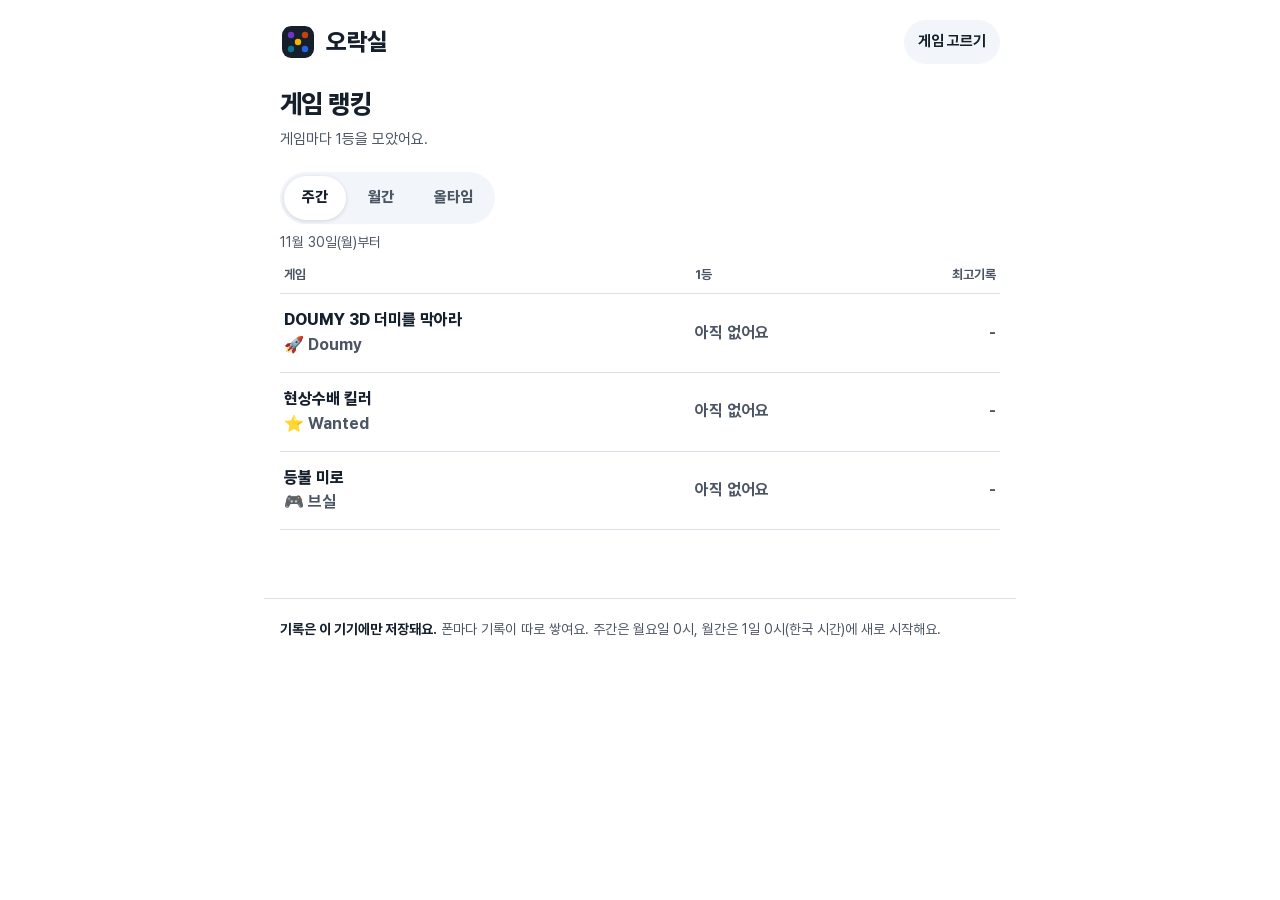
<file: rank.html>
<!doctype html>
<html lang="ko">
<head>
  <meta charset="utf-8">
  <meta name="viewport" content="width=device-width, initial-scale=1, viewport-fit=cover">
  <meta name="robots" content="noindex, nofollow">
  <meta name="theme-color" content="#ffffff">
  <title>랭킹 · 오락실</title>
  <link rel="icon" href="assets/mark.svg" type="image/svg+xml">
  <link rel="stylesheet" href="assets/site.css?v=20261122f">
</head>
<body class="page-narrow">
  <header class="shell">
    <div class="top">
      <a class="brand" href="./" aria-label="오락실 처음 화면">
        <img class="brand-mark" src="assets/mark.svg" alt="">
        <span class="brand-name">오락실</span>
      </a>
      <a class="top-link" href="./">게임 고르기</a>
    </div>
  </header>

  <main class="shell">
    <h1 class="page-title" id="title">게임 랭킹</h1>
    <p class="page-sub" id="sub">게임마다 1등을 모았어요.</p>

    <div class="tabs" role="tablist" aria-label="기간" id="tabs">
      <button class="tab" role="tab" type="button" id="tab-week" data-period="week" aria-controls="panel">주간</button>
      <button class="tab" role="tab" type="button" id="tab-month" data-period="month" aria-controls="panel">월간</button>
      <button class="tab" role="tab" type="button" id="tab-all" data-period="all" aria-controls="panel">올타임</button>
    </div>
    <div id="panel" role="tabpanel" tabindex="0">
      <p class="period" id="period"></p>
      <div id="board"></div>
    </div>

    <div class="actions" id="actions"></div>
    <section class="manage" id="manage" hidden></section>
  </main>

  <footer class="shell foot">
    <p><strong>기록은 이 기기에만 저장돼요.</strong> 폰마다 기록이 따로 쌓여요. 주간은 월요일 0시, 월간은 1일 0시(한국 시간)에 새로 시작해요.</p>
  </footer>

  <script src="lib/5rak.js?v=20261122f"></script>
  <script src="assets/rank.js?v=20261122f"></script>
</body>
</html>
</file>
<file: assets/site.css>
/* Pretendard (OFL-1.1, assets/fonts/OFL-Pretendard.txt) */
@font-face { font-family: "Pretendard"; font-weight: 400; font-display: swap; src: url("fonts/Pretendard-Regular.subset.woff2") format("woff2"); }
@font-face { font-family: "Pretendard"; font-weight: 600 700; font-display: swap; src: url("fonts/Pretendard-Bold.subset.woff2") format("woff2"); }
@font-face { font-family: "Pretendard"; font-weight: 800 900; font-display: swap; src: url("fonts/Pretendard-ExtraBold.subset.woff2") format("woff2"); }

[hidden] { display: none !important; }

:root {
  color-scheme: light;
  --ground: #ffffff;
  --surface: #f2f5f9;
  --surface-strong: #e6ebf2;
  --line: #d9e0e8;
  --line-strong: #b8c3d1;
  --ink: #16202c;
  --muted: #4b5563;
  --accent: #2563eb;
  --accent-ink: #1d4ed8;
  --accent-soft: #eaf1ff;
  --gold: #f5b301;
  --radius: 18px;
  --gutter: 16px;
  --font: "Pretendard", sans-serif;
  --ease: cubic-bezier(.16, 1, .3, 1);
}

* { box-sizing: border-box; }
html { -webkit-text-size-adjust: 100%; }
body {
  margin: 0;
  background: var(--ground);
  color: var(--ink);
  font: 16px/1.55 var(--font);
  word-break: keep-all;
  overflow-wrap: anywhere;
}
::selection { background: #c7d8ff; color: var(--ink); }
a { color: var(--accent-ink); text-underline-offset: 3px; }
:focus-visible { outline: 3px solid var(--accent); outline-offset: 2px; border-radius: 6px; }
h1, h2, h3, p { margin: 0; }
.num { font-variant-numeric: tabular-nums; }
.visually-hidden {
  position: absolute; width: 1px; height: 1px; margin: -1px; padding: 0;
  overflow: hidden; clip: rect(0 0 0 0); white-space: nowrap; border: 0;
}

/* ---------- 머리 ---------- */
.shell { max-width: 1120px; margin: 0 auto; padding: 0 var(--gutter); }
.top {
  display: flex; align-items: center; justify-content: space-between; gap: 12px;
  padding-top: 20px; padding-bottom: 8px;
}
.brand { display: flex; align-items: center; gap: 10px; color: var(--ink); text-decoration: none; }
.brand-mark { width: 36px; height: 36px; flex: none; }
.brand-name { font-size: 24px; font-weight: 800; letter-spacing: -0.02em; }
.top-link {
  display: inline-flex; align-items: center; gap: 6px; min-height: 44px; padding: 0 14px;
  border-radius: 22px; background: var(--surface); color: var(--ink);
  font-weight: 700; font-size: 15px; text-decoration: none; white-space: nowrap;
}
.top-link:hover { background: var(--surface-strong); }
.top-link svg { width: 18px; height: 18px; color: var(--gold); }
/* 오락실 전광판: 게임 기기 조작판과 같은 남색 틀 안에, 화면처럼 짙은 LED 창.
   안내 방송과 누적 손님이 오른쪽에서 왼쪽으로 흘러가요 */
.ticker {
  display: flex; align-items: stretch; margin: 4px 0 16px; padding: 5px;
  border-radius: 14px; color: #fff;
  background: linear-gradient(180deg, #26344a, var(--ink));
  box-shadow: inset 0 2px 0 rgba(255, 255, 255, .12);
}
.tk-label {
  flex: none; display: flex; align-items: center; padding: 0 12px 0 8px;
  font-size: 13px; font-weight: 800; white-space: nowrap; color: #fff;
}
.tk-window {
  position: relative; flex: 1; min-width: 0; overflow: hidden; display: flex; align-items: center;
  padding: 9px 0; border-radius: 9px; background: #0b1118;
  box-shadow: inset 0 0 0 1px rgba(255, 255, 255, .06);
}
/* 화면 줄무늬(게임 화면과 같은 브라운관 줄)와 양끝에서 글자가 스르륵 나타나고 사라지는 그늘 */
.tk-window::before, .tk-window::after { content: ""; position: absolute; inset: 0; z-index: 1; pointer-events: none; }
.tk-window::before { background: repeating-linear-gradient(180deg, rgba(255, 255, 255, .035) 0 1px, transparent 1px 3px); }
.tk-window::after { background: linear-gradient(90deg, #0b1118, rgba(11, 17, 24, 0) 28px, rgba(11, 17, 24, 0) calc(100% - 28px), #0b1118); }
.tk-track { display: flex; width: max-content; animation: tk-scroll 40s linear infinite; }
.ticker:hover .tk-track { animation-play-state: paused; }
@keyframes tk-scroll { from { transform: translateX(0); } to { transform: translateX(var(--tk-shift, -50%)); } }
.tk-group { display: flex; flex: none; }
.tk-item { flex: none; padding: 0 28px 0 0; font-size: 15px; font-weight: 700; line-height: 1.4; white-space: nowrap; }
.tk-item::after { content: "★"; margin-left: 28px; color: rgba(255, 255, 255, .35); font-size: 11px; vertical-align: 2px; }
.tk-count { color: #93c5fd; font-weight: 800; }
.tk-count.bump { animation: tk-bump 1.2s cubic-bezier(0.16, 1, 0.3, 1); }
@keyframes tk-bump {
  0% { color: #fff; background: rgba(147, 197, 253, .28); }
  100% { color: #93c5fd; background: transparent; }
}
.tk-one { display: block; padding: 0 14px; }
.tk-one .tk-item::after { content: none; }

/* ---------- 게임 카드 ---------- */
.section-head { display: flex; align-items: baseline; justify-content: space-between; gap: 12px; margin: 20px 0 12px; }
.section-title { font-size: 19px; font-weight: 800; letter-spacing: -0.01em; }
/* 동전 없이 바로 시작: 오락실 동전이 빙글 돌고 잠깐 쉬어요 */
.coin { display: flex; align-items: center; gap: 10px; }
.coin-img {
  flex: none; width: 32px; height: 32px;
  filter: drop-shadow(0 2px 0 rgba(15, 23, 42, .25));
  animation: coin-spin 2.6s cubic-bezier(.45, 0, .2, 1) infinite;
}
@keyframes coin-spin {
  0% { transform: translateY(0) rotateY(0deg); }
  20% { transform: translateY(-6px) rotateY(360deg); }
  32% { transform: translateY(0) rotateY(720deg); }
  38% { transform: translateY(-2px) rotateY(720deg); }
  44%, 100% { transform: translateY(0) rotateY(720deg); }
}

.grid {
  list-style: none; margin: 0; padding: 0;
  display: grid; gap: 20px 12px; grid-template-columns: repeat(2, minmax(0, 1fr));
}
@media (min-width: 640px) { .grid { grid-template-columns: repeat(3, minmax(0, 1fr)); gap: 28px 16px; } }
@media (min-width: 960px) { .grid { grid-template-columns: repeat(4, minmax(0, 1fr)); } }

.game { position: relative; display: flex; flex-direction: column; gap: 8px; color: var(--ink); text-decoration: none; }

/* 오락실 기기: 간판 + 화면 + 조작판. 몸통은 잉크색, 간판만 팀 색으로 불이 켜져요 */
.cab {
  --body: #16202c; --bezel: #0b1118; --deck: #26344a;
  position: relative; display: flex; flex-direction: column;
  transition: transform .35s var(--ease), filter .35s var(--ease);
}
.cab-marquee {
  position: relative; display: flex; align-items: center; gap: 6px; min-height: 44px;
  margin: 0 6px; padding: 8px 10px; border-radius: 14px 14px 0 0;
  background: var(--team, #475569); color: #fff; overflow: hidden;
  box-shadow: inset 0 -3px 0 rgba(0, 0, 0, .22), inset 0 2px 0 rgba(255, 255, 255, .28);
}
/* 간판 유리에 비치는 형광등 빛 */
.cab-marquee::before {
  content: ""; position: absolute; inset: 0; pointer-events: none;
  background: linear-gradient(180deg, rgba(255, 255, 255, .26), rgba(255, 255, 255, 0) 55%);
}
.cab-emoji { position: relative; flex: none; font-size: 16px; line-height: 1; }
.game-name {
  position: relative; min-width: 0; font-size: 15px; font-weight: 800; line-height: 1.25; letter-spacing: -0.01em;
  text-shadow: 0 1px 0 rgba(0, 0, 0, .3), 0 0 8px rgba(255, 255, 255, .2);
  display: -webkit-box; -webkit-line-clamp: 2; -webkit-box-orient: vertical; overflow: hidden;
}
.cab-screen {
  display: block; margin: 0 6px; padding: 8px 8px 10px; background: var(--body);
  box-shadow: inset 2px 0 0 rgba(255, 255, 255, .06), inset -2px 0 0 rgba(0, 0, 0, .3);
}
.cab-panel {
  position: relative; display: flex; align-items: center; gap: 10px; height: 34px; padding: 0 16px;
  background: linear-gradient(180deg, var(--deck), var(--body));
  border-radius: 4px 4px 12px 12px;
  box-shadow: inset 0 2px 0 rgba(255, 255, 255, .12);
}
/* 조이스틱: 막대 끝에 팀 색 공 */
.cab-stick {
  position: relative; flex: none; width: 16px; height: 16px; border-radius: 50%;
  background: radial-gradient(circle at 35% 30%, rgba(255, 255, 255, .55), transparent 45%), var(--team, #475569);
  box-shadow: 0 3px 0 rgba(0, 0, 0, .35), 0 0 0 3px rgba(0, 0, 0, .25);
  transform-origin: 50% 140%; transition: transform .3s var(--ease);
}
.cab-start {
  margin-right: auto; color: #fff; font-size: 12px; font-weight: 800; letter-spacing: .02em;
  animation: start-blink 1.4s ease-in-out infinite;
}
@keyframes start-blink { 0%, 100% { opacity: 1; } 50% { opacity: .35; } }
a.game:hover .cab-start, a.game:focus-visible .cab-start { animation: none; color: #c7d8ff; }
.cab-btn {
  width: 13px; height: 13px; border-radius: 50%;
  box-shadow: 0 3px 0 rgba(0, 0, 0, .4), inset 0 -2px 0 rgba(0, 0, 0, .18);
  transition: transform .12s ease-out, box-shadow .12s ease-out;
}
.cab-btn.a { background: var(--accent); }
.cab-btn.b { background: #f2f5f9; }

/* 화면: 1등 띠 + 게임 그림 */
.thumb {
  position: relative; border-radius: 8px; overflow: hidden;
  background: var(--team, #475569); display: flex; flex-direction: column;
  box-shadow: 0 0 0 2px var(--bezel);
}
.thumb-art { position: relative; aspect-ratio: 4 / 3; display: flex; align-items: center; justify-content: center; }
.thumb-art img { position: absolute; inset: 0; width: 100%; height: 100%; object-fit: cover; }
.thumb-emoji { font-size: clamp(40px, 10vw, 56px); line-height: 1; }
/* 브라운관 줄무늬: 아주 옅게 */
.thumb-art::before {
  content: ""; position: absolute; inset: 0; z-index: 1; pointer-events: none;
  background: repeating-linear-gradient(180deg, rgba(0, 0, 0, .06) 0 1px, transparent 1px 3px);
}
/* 손을 대면 화면 유리에 빛이 한 번 지나가요 */
.thumb::after {
  content: ""; position: absolute; inset: 0; z-index: 2; pointer-events: none;
  background: linear-gradient(115deg, transparent 30%, rgba(255, 255, 255, .5) 48%, rgba(255, 255, 255, .15) 54%, transparent 70%);
  transform: translateX(-110%);
}

/* 손을 대면: 기기가 살짝 떠오르고, 화면이 반짝, 조이스틱이 기울고, 누르면 버튼이 눌려요 */
a.game:hover .cab, a.game:focus-visible .cab { transform: translateY(-4px); filter: drop-shadow(0 12px 12px rgba(15, 23, 42, .3)); }
a.game:hover .thumb::after, a.game:focus-visible .thumb::after { transform: translateX(110%); transition: transform .8s cubic-bezier(0.16, 1, 0.3, 1); }
a.game:hover .cab-stick, a.game:focus-visible .cab-stick { transform: rotate(-18deg); }
a.game:active .cab { transform: translateY(0) scale(.98); transition-duration: .12s; }
a.game:active .cab-btn.a { transform: translateY(2px); box-shadow: 0 1px 0 rgba(0, 0, 0, .4); }
a.game:focus-visible { outline: none; }
a.game:focus-visible .cab { outline: 3px solid var(--accent); outline-offset: 3px; border-radius: 16px; }

/* 이번 주 1등 띠: 게임 그림 바로 위에 붙은 금색 띠 */
.ribbon {
  display: flex; align-items: center; gap: 6px;
  padding: 7px 12px; background: var(--gold); color: #2b1d00;
  font-size: 13px; font-weight: 800; line-height: 1.2;
}
.ribbon svg { width: 16px; height: 16px; flex: none; color: #2b1d00; }
.ribbon span { overflow: hidden; text-overflow: ellipsis; white-space: nowrap; }
.ribbon.empty { background: var(--surface); color: var(--ink); box-shadow: inset 0 -1px 0 var(--line); }
.ribbon.empty svg { color: #a16207; }

.game-best { display: flex; align-items: center; gap: 6px; color: var(--ink); font-size: 14px; font-weight: 700; margin-top: -4px; white-space: nowrap; }
.game-best .card-badge { min-width: 20px; height: 20px; font-size: 11px; }
.game-best-name { min-width: 0; overflow: hidden; text-overflow: ellipsis; }
.game-best.empty { color: var(--muted); font-weight: 600; }
.game-meta { display: flex; flex-wrap: wrap; align-items: center; gap: 4px 6px; color: var(--muted); font-size: 14px; margin-top: -4px; }
/* 인기 1위: 불꽃이 살랑살랑 흔들려요 */
.hot {
  display: inline-flex; align-items: center; gap: 3px; padding: 2px 9px 2px 7px; border-radius: 999px;
  background: #fff1e6; color: #9a3412; font-size: 12px; font-weight: 800; white-space: nowrap;
  animation: hot-in .45s cubic-bezier(0.16, 1, 0.3, 1);
}
.flame { display: inline-block; transform-origin: 50% 85%; animation: flame 1.3s ease-in-out infinite alternate; }
@keyframes flame {
  0% { transform: rotate(-7deg) scale(1); }
  45% { transform: rotate(4deg) scale(1.14) translateY(-1px); }
  100% { transform: rotate(8deg) scale(1.04); }
}
@keyframes hot-in { from { opacity: 0; transform: scale(.6); } to { opacity: 1; transform: none; } }
.team-dot { width: 10px; height: 10px; border-radius: 50%; background: var(--team, #475569); flex: none; }

.empty-note {
  padding: 14px 16px; border-radius: var(--radius); background: var(--surface);
  color: var(--muted); text-align: center; font-weight: 700;
}

/* ---------- 탭과 표 ---------- */
.tabs {
  display: inline-flex; gap: 4px; padding: 4px; border-radius: 26px; background: var(--surface);
  margin: 4px 0 8px;
}
.tab {
  min-height: 44px; padding: 0 18px; border: 0; border-radius: 22px; background: transparent;
  color: var(--muted); font: inherit; font-size: 15px; font-weight: 800; cursor: pointer;
}
.tab[aria-selected="true"] { background: var(--ground); color: var(--ink); box-shadow: 0 1px 4px rgba(15, 23, 42, .14); }
.period { color: var(--muted); font-size: 14px; margin-bottom: 12px; }

.board { width: 100%; border-collapse: collapse; }
.board th {
  text-align: left; font-size: 13px; font-weight: 700; color: var(--muted);
  padding: 0 8px 8px; border-bottom: 1.5px solid var(--line);
}
.board td { padding: 14px 8px; border-bottom: 1px solid var(--line); font-size: 16px; vertical-align: middle; }
.board th:first-child, .board td:first-child { padding-left: 4px; }
.board.ranked th:first-child, .board.ranked td:first-child { width: 3.5em; }
.board th:last-child, .board td:last-child { text-align: right; padding-right: 4px; }
.board .rank { font-weight: 800; font-size: 18px; }
.board tr.top1 .rank { color: #a16207; }
.board .who { display: flex; align-items: center; gap: 8px; font-weight: 700; }
.board .score { font-weight: 800; }
.board .game-cell a { font-weight: 800; color: var(--ink); text-decoration: none; }
.board .game-cell a:hover { text-decoration: underline; }
.board .dim { color: var(--muted); font-weight: 600; }
/* 닉네임 카드 표시: 색과 번호를 함께 써서 같은 이름도 구별해요 */
.card-badge {
  display: inline-flex; align-items: center; justify-content: center; flex: none;
  min-width: 24px; height: 24px; padding: 0 6px; border-radius: 12px;
  color: #fff; font-size: 12px; font-weight: 800; font-variant-numeric: tabular-nums;
}

/* 랭킹 화면은 읽기 폭을 좁혀요 */
.page-narrow .shell { max-width: 752px; }

/* ---------- 버튼과 관리 ---------- */
.btn {
  display: inline-flex; align-items: center; justify-content: center; gap: 8px; min-height: 48px; padding: 0 22px;
  border-radius: 24px; border: 0; background: var(--accent); color: #fff;
  font: inherit; font-size: 16px; font-weight: 800; text-decoration: none; cursor: pointer;
}
.btn:hover { background: var(--accent-ink); }
.btn.plain { background: var(--surface); color: var(--ink); }
.btn.plain:hover { background: var(--surface-strong); }
.btn.danger { background: #b91c1c; }
.btn.danger:hover { background: #991b1b; }
.btn.small { min-height: 44px; padding: 0 16px; font-size: 15px; }

.manage { margin-top: 32px; padding: 20px; border-radius: var(--radius); border: 2px dashed #b8c3d1; }
.manage h2 { font-size: 18px; font-weight: 800; margin-bottom: 4px; }
.manage p { color: var(--muted); font-size: 14px; margin-bottom: 14px; }
.manage-list { list-style: none; margin: 0 0 16px; padding: 0; display: flex; flex-direction: column; gap: 8px; }
.manage-list li {
  display: grid; grid-template-columns: auto minmax(0, 1fr) auto auto; align-items: center; gap: 8px;
}
.manage-list .card-badge { min-width: 28px; height: 28px; border-radius: 14px; }
.manage-list input {
  min-width: 0; min-height: 44px; padding: 0 12px; border-radius: 12px;
  border: 1.5px solid var(--line); font: inherit; color: var(--ink);
}
@media (max-width: 520px) {
  .manage-list li { grid-template-columns: auto minmax(0, 1fr) auto; padding-bottom: 12px; border-bottom: 1px solid var(--line); }
  .manage-list li .btn.plain { grid-column: 2; justify-self: start; }
  .manage-list li .btn.danger { grid-column: 3; }
}

/* ---------- 바닥 ---------- */
.foot { margin-top: 48px; margin-bottom: 32px; padding-top: 20px; border-top: 1px solid var(--line); color: var(--muted); font-size: 14px; }
.foot strong { color: var(--ink); }
.foot-note { margin-top: 24px; }
/* 오락실 뜻과 다섯 가지 낙: 동전(토큰) 다섯 개 */
.meaning-title { color: var(--ink); font-size: 19px; font-weight: 800; letter-spacing: -0.01em; margin-bottom: 6px; }
.meaning-lead { color: var(--ink); font-size: 15px; line-height: 1.55; max-width: 60ch; }
.joys { list-style: none; margin: 16px 0 0; padding: 0; display: grid; gap: 10px; grid-template-columns: minmax(0, 1fr); }
.joys li { display: flex; align-items: center; gap: 12px; color: var(--muted); font-size: 14px; line-height: 1.45; }
.joys strong { display: block; color: var(--ink); font-size: 15px; font-weight: 800; }
.token {
  flex: none; display: grid; place-items: center; width: 44px; height: 44px; border-radius: 50%;
  font-size: 20px; background: radial-gradient(circle at 35% 30%, #fff, var(--surface-strong) 70%);
  box-shadow: inset 0 0 0 3px var(--surface), inset 0 0 0 4px var(--line-strong), 0 2px 0 var(--line-strong);
  transition: transform .5s var(--ease);
}
.joys li:hover .token { transform: rotateY(360deg); }
/* 넓은 화면에서는 다섯 개를 한 줄에 나란히: 동전 위, 글 아래 */
@media (min-width: 960px) {
  .joys { grid-template-columns: repeat(5, minmax(0, 1fr)); gap: 20px; }
  .joys li { flex-direction: column; align-items: flex-start; gap: 10px; }
}

.page-title { font-size: 26px; font-weight: 800; letter-spacing: -0.02em; margin: 12px 0 4px; }
.page-sub { color: var(--muted); font-size: 15px; margin-bottom: 16px; display: flex; align-items: center; gap: 6px; }
.back { display: inline-flex; align-items: center; gap: 4px; min-height: 44px; font-weight: 700; text-decoration: none; color: var(--ink); }
.actions { display: flex; gap: 8px; flex-wrap: wrap; margin: 20px 0 0; }

/* ---------- 💬 메인 카드 아래 리뷰 남기기 ---------- */
.grid > li { display: flex; flex-direction: column; align-items: flex-start; gap: 8px; }
.grid > li > .game { align-self: stretch; }
.review-write {
  min-height: 44px; padding: 0 14px; border: 0; border-radius: 22px; background: var(--surface); color: var(--ink);
  font: inherit; font-size: 14px; font-weight: 800; cursor: pointer; white-space: nowrap;
}
.review-write:hover { background: var(--surface-strong); }
.review-write:focus-visible { outline: 3px solid var(--accent); outline-offset: 2px; }

@media (prefers-reduced-motion: reduce) {
  *, *::before, *::after { transition: none !important; animation: none !important; }
  a.game:hover .cab, a.game:focus-visible .cab { transform: translateY(-3px); }
  .thumb::after { display: none; }
}
</file>
